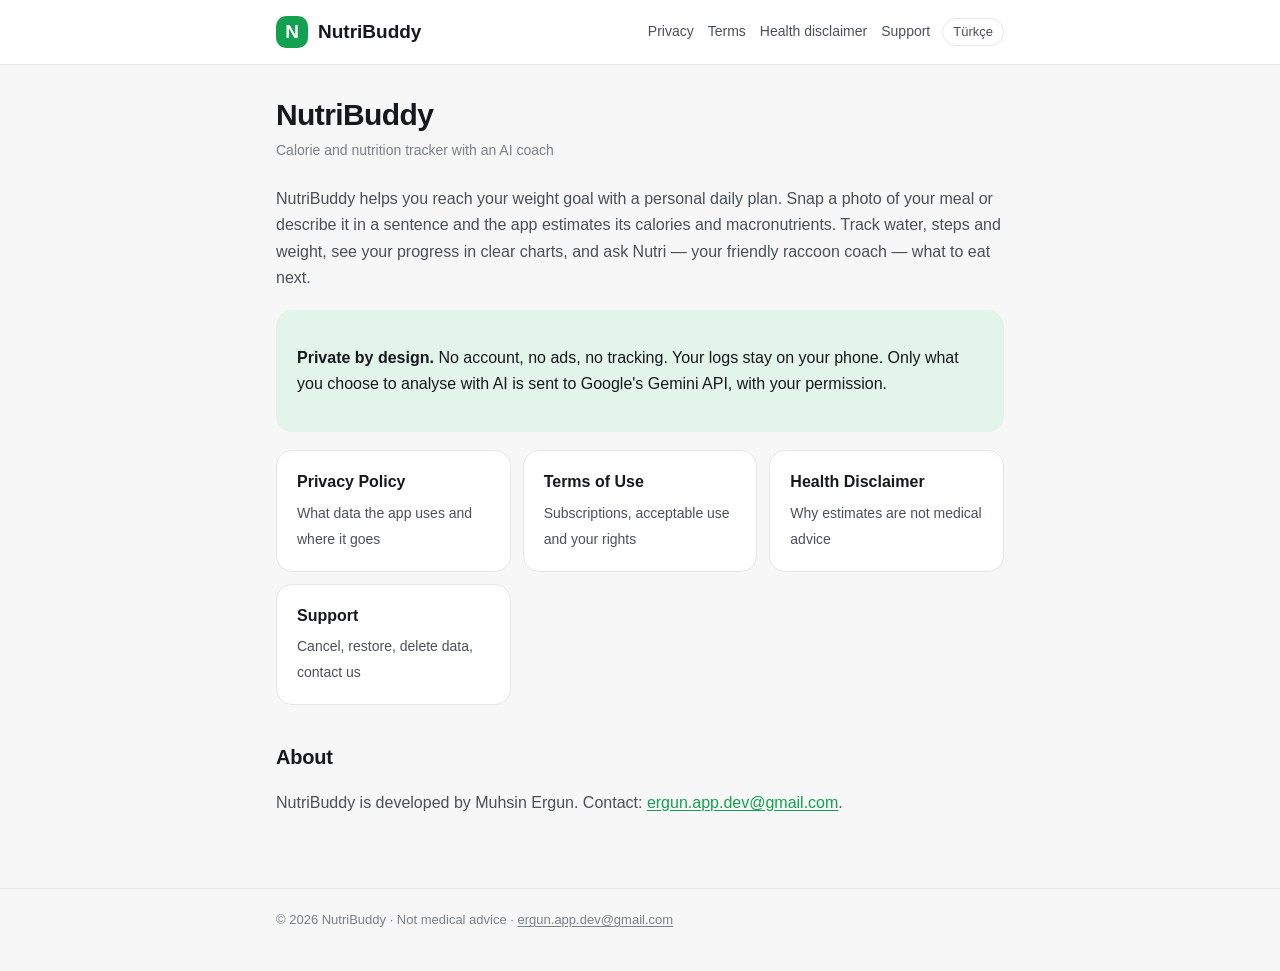
<file: index.html>
<!doctype html>
<html lang="en">
<head>
<meta charset="utf-8">
<meta name="viewport" content="width=device-width, initial-scale=1">
<title>NutriBuddy</title>
<meta name="description" content="NutriBuddy — NutriBuddy">
<link rel="stylesheet" href="style.css">
</head>
<body>
<header class="top"><div class="wrap">
  <a class="brand" href="index.html"><span class="badge">N</span>NutriBuddy</a>
  <nav class="links"><a href="privacy.html">Privacy</a><a href="terms.html">Terms</a><a href="disclaimer.html">Health disclaimer</a><a href="support.html">Support</a></nav>
  <a class="lang" href="tr/index.html" hreflang="tr">Türkçe</a>
</div></header>
<main><div class="wrap">
<h1>NutriBuddy</h1>
<p class="meta">Calorie and nutrition tracker with an AI coach</p>

<p>NutriBuddy helps you reach your weight goal with a personal daily plan. Snap a photo of your meal or describe it in a sentence and the app estimates its calories and macronutrients. Track water, steps and weight, see your progress in clear charts, and ask Nutri — your friendly raccoon coach — what to eat next.</p>

<div class="card summary">
  <p><strong>Private by design.</strong> No account, no ads, no tracking. Your logs stay on your phone. Only what you choose to analyse with AI is sent to Google's Gemini API, with your permission.</p>
</div>

<div class="grid">
  <a class="card" href="privacy.html"><strong>Privacy Policy</strong><span>What data the app uses and where it goes</span></a>
  <a class="card" href="terms.html"><strong>Terms of Use</strong><span>Subscriptions, acceptable use and your rights</span></a>
  <a class="card" href="disclaimer.html"><strong>Health Disclaimer</strong><span>Why estimates are not medical advice</span></a>
  <a class="card" href="support.html"><strong>Support</strong><span>Cancel, restore, delete data, contact us</span></a>
</div>

<h2>About</h2>
<p>NutriBuddy is developed by Muhsin Ergun. Contact: <a href="mailto:ergun.app.dev@gmail.com">ergun.app.dev@gmail.com</a>.</p>
</div></main>
<footer><div class="wrap">© 2026 NutriBuddy · Not medical advice · <a href="mailto:ergun.app.dev@gmail.com">ergun.app.dev@gmail.com</a></div></footer>
</body>
</html>
</file>
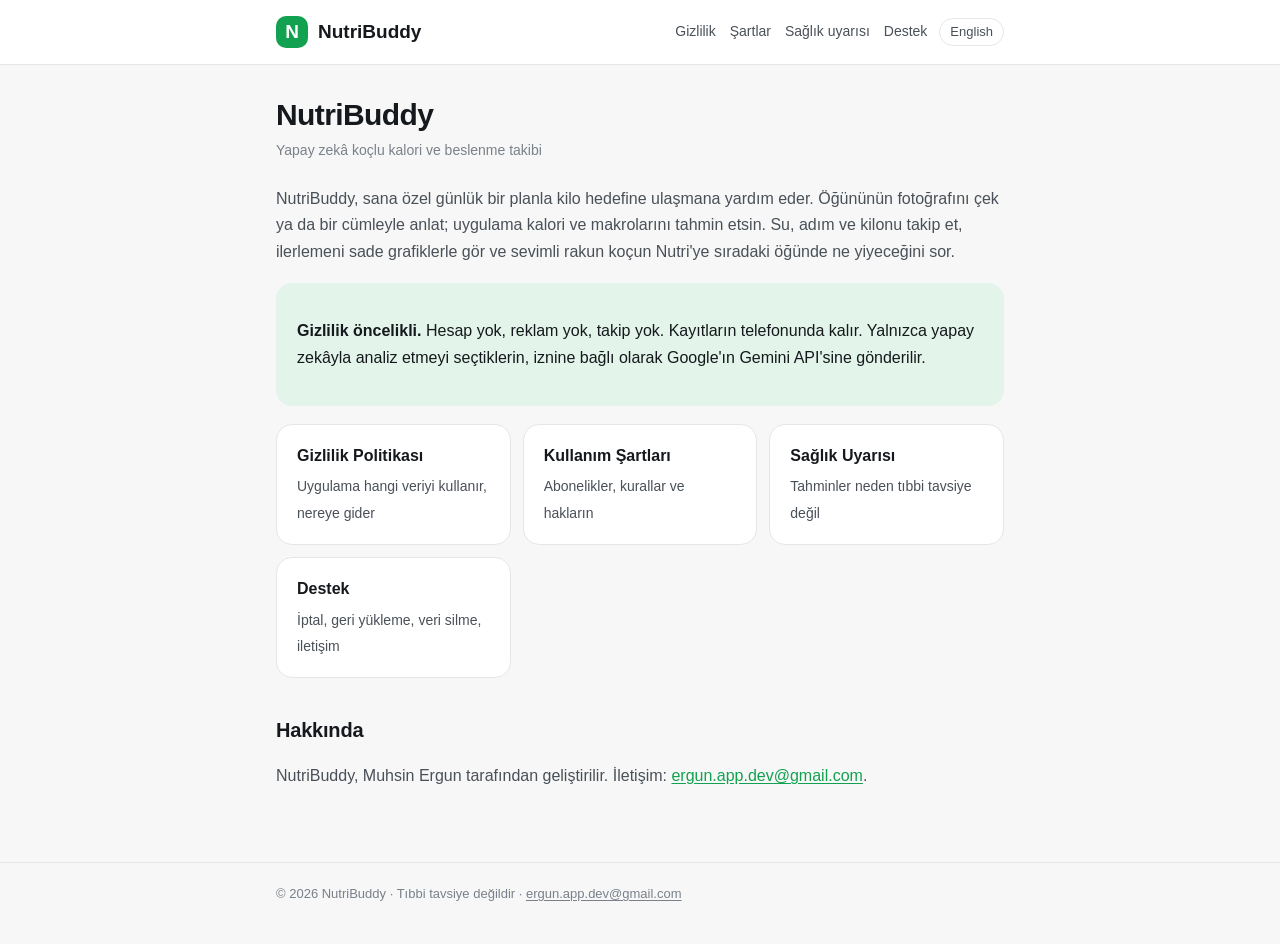
<file: tr/index.html>
<!doctype html>
<html lang="tr">
<head>
<meta charset="utf-8">
<meta name="viewport" content="width=device-width, initial-scale=1">
<title>NutriBuddy</title>
<meta name="description" content="NutriBuddy — NutriBuddy">
<link rel="stylesheet" href="../style.css">
</head>
<body>
<header class="top"><div class="wrap">
  <a class="brand" href="index.html"><span class="badge">N</span>NutriBuddy</a>
  <nav class="links"><a href="gizlilik.html">Gizlilik</a><a href="kullanim-sartlari.html">Şartlar</a><a href="saglik-uyarisi.html">Sağlık uyarısı</a><a href="destek.html">Destek</a></nav>
  <a class="lang" href="../index.html" hreflang="en">English</a>
</div></header>
<main><div class="wrap">
<h1>NutriBuddy</h1>
<p class="meta">Yapay zekâ koçlu kalori ve beslenme takibi</p>

<p>NutriBuddy, sana özel günlük bir planla kilo hedefine ulaşmana yardım eder. Öğününün fotoğrafını çek ya da bir cümleyle anlat; uygulama kalori ve makrolarını tahmin etsin. Su, adım ve kilonu takip et, ilerlemeni sade grafiklerle gör ve sevimli rakun koçun Nutri'ye sıradaki öğünde ne yiyeceğini sor.</p>

<div class="card summary">
  <p><strong>Gizlilik öncelikli.</strong> Hesap yok, reklam yok, takip yok. Kayıtların telefonunda kalır. Yalnızca yapay zekâyla analiz etmeyi seçtiklerin, iznine bağlı olarak Google'ın Gemini API'sine gönderilir.</p>
</div>

<div class="grid">
  <a class="card" href="gizlilik.html"><strong>Gizlilik Politikası</strong><span>Uygulama hangi veriyi kullanır, nereye gider</span></a>
  <a class="card" href="kullanim-sartlari.html"><strong>Kullanım Şartları</strong><span>Abonelikler, kurallar ve hakların</span></a>
  <a class="card" href="saglik-uyarisi.html"><strong>Sağlık Uyarısı</strong><span>Tahminler neden tıbbi tavsiye değil</span></a>
  <a class="card" href="destek.html"><strong>Destek</strong><span>İptal, geri yükleme, veri silme, iletişim</span></a>
</div>

<h2>Hakkında</h2>
<p>NutriBuddy, Muhsin Ergun tarafından geliştirilir. İletişim: <a href="mailto:ergun.app.dev@gmail.com">ergun.app.dev@gmail.com</a>.</p>
</div></main>
<footer><div class="wrap">© 2026 NutriBuddy · Tıbbi tavsiye değildir · <a href="mailto:ergun.app.dev@gmail.com">ergun.app.dev@gmail.com</a></div></footer>
</body>
</html>
</file>
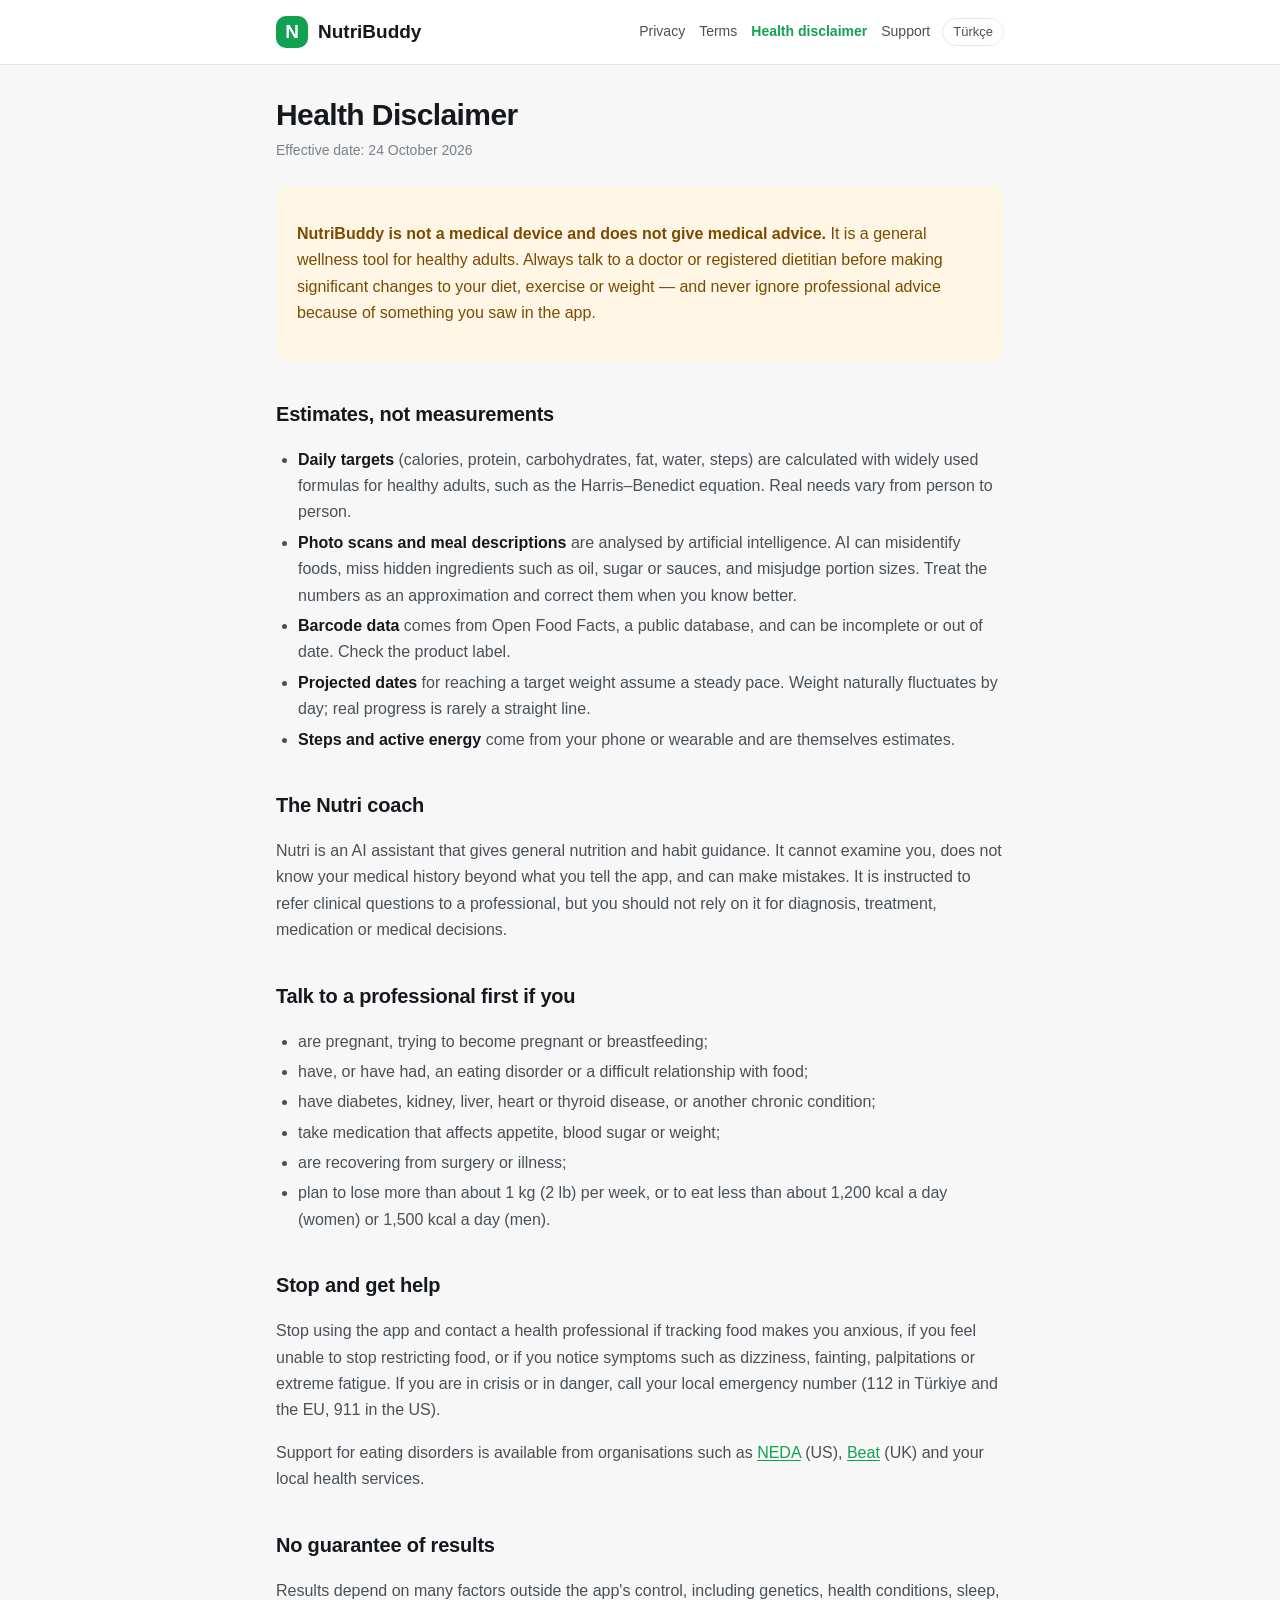
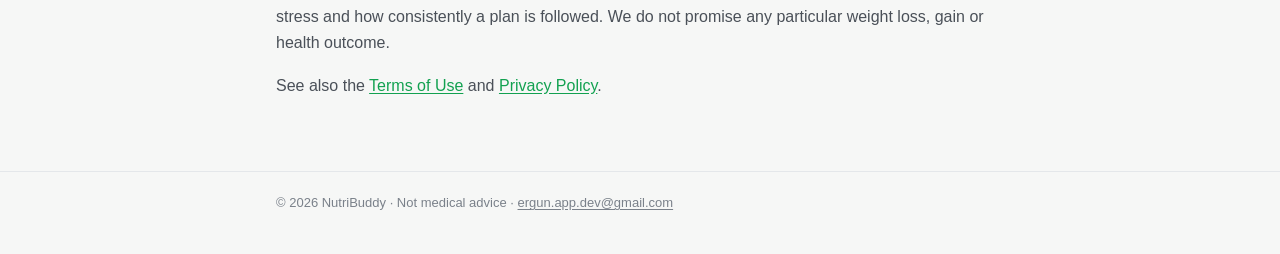
<file: disclaimer.html>
<!doctype html>
<html lang="en">
<head>
<meta charset="utf-8">
<meta name="viewport" content="width=device-width, initial-scale=1">
<title>Health Disclaimer · NutriBuddy</title>
<meta name="description" content="NutriBuddy — Health Disclaimer">
<link rel="stylesheet" href="style.css">
</head>
<body>
<header class="top"><div class="wrap">
  <a class="brand" href="index.html"><span class="badge">N</span>NutriBuddy</a>
  <nav class="links"><a href="privacy.html">Privacy</a><a href="terms.html">Terms</a><a href="disclaimer.html" aria-current="page">Health disclaimer</a><a href="support.html">Support</a></nav>
  <a class="lang" href="tr/saglik-uyarisi.html" hreflang="tr">Türkçe</a>
</div></header>
<main><div class="wrap">
<h1>Health Disclaimer</h1>
<p class="meta">Effective date: 24 October 2026</p>

<div class="card warn">
  <p><strong>NutriBuddy is not a medical device and does not give medical advice.</strong> It is a general wellness tool for healthy adults. Always talk to a doctor or registered dietitian before making significant changes to your diet, exercise or weight — and never ignore professional advice because of something you saw in the app.</p>
</div>

<h2>Estimates, not measurements</h2>
<ul>
  <li><strong>Daily targets</strong> (calories, protein, carbohydrates, fat, water, steps) are calculated with widely used formulas for healthy adults, such as the Harris–Benedict equation. Real needs vary from person to person.</li>
  <li><strong>Photo scans and meal descriptions</strong> are analysed by artificial intelligence. AI can misidentify foods, miss hidden ingredients such as oil, sugar or sauces, and misjudge portion sizes. Treat the numbers as an approximation and correct them when you know better.</li>
  <li><strong>Barcode data</strong> comes from Open Food Facts, a public database, and can be incomplete or out of date. Check the product label.</li>
  <li><strong>Projected dates</strong> for reaching a target weight assume a steady pace. Weight naturally fluctuates by day; real progress is rarely a straight line.</li>
  <li><strong>Steps and active energy</strong> come from your phone or wearable and are themselves estimates.</li>
</ul>

<h2>The Nutri coach</h2>
<p>Nutri is an AI assistant that gives general nutrition and habit guidance. It cannot examine you, does not know your medical history beyond what you tell the app, and can make mistakes. It is instructed to refer clinical questions to a professional, but you should not rely on it for diagnosis, treatment, medication or medical decisions.</p>

<h2>Talk to a professional first if you</h2>
<ul>
  <li>are pregnant, trying to become pregnant or breastfeeding;</li>
  <li>have, or have had, an eating disorder or a difficult relationship with food;</li>
  <li>have diabetes, kidney, liver, heart or thyroid disease, or another chronic condition;</li>
  <li>take medication that affects appetite, blood sugar or weight;</li>
  <li>are recovering from surgery or illness;</li>
  <li>plan to lose more than about 1 kg (2 lb) per week, or to eat less than about 1,200 kcal a day (women) or 1,500 kcal a day (men).</li>
</ul>

<h2>Stop and get help</h2>
<p>Stop using the app and contact a health professional if tracking food makes you anxious, if you feel unable to stop restricting food, or if you notice symptoms such as dizziness, fainting, palpitations or extreme fatigue. If you are in crisis or in danger, call your local emergency number (112 in Türkiye and the EU, 911 in the US).</p>
<p>Support for eating disorders is available from organisations such as <a href="https://www.nationaleatingdisorders.org" rel="noopener">NEDA</a> (US), <a href="https://www.beateatingdisorders.org.uk" rel="noopener">Beat</a> (UK) and your local health services.</p>

<h2>No guarantee of results</h2>
<p>Results depend on many factors outside the app's control, including genetics, health conditions, sleep, stress and how consistently a plan is followed. We do not promise any particular weight loss, gain or health outcome.</p>

<p>See also the <a href="terms.html">Terms of Use</a> and <a href="privacy.html">Privacy Policy</a>.</p>
</div></main>
<footer><div class="wrap">© 2026 NutriBuddy · Not medical advice · <a href="mailto:ergun.app.dev@gmail.com">ergun.app.dev@gmail.com</a></div></footer>
</body>
</html>
</file>
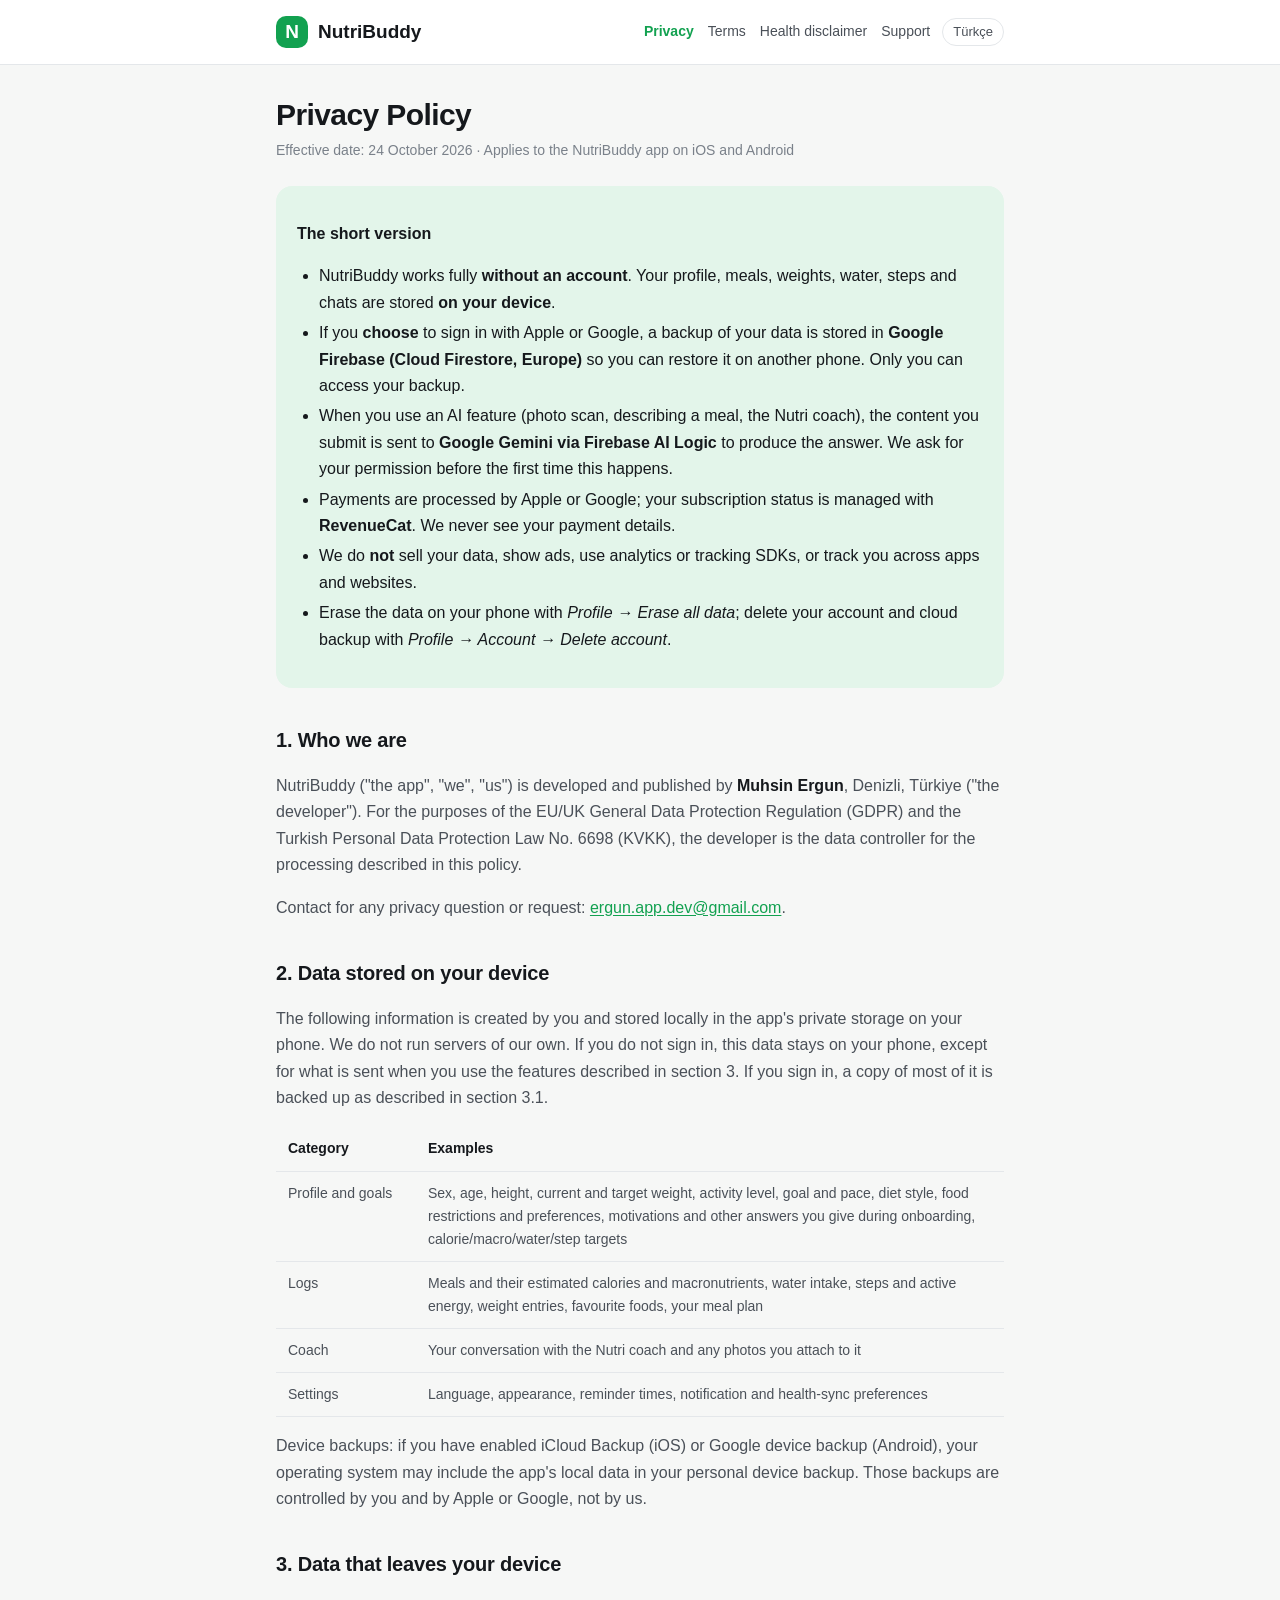
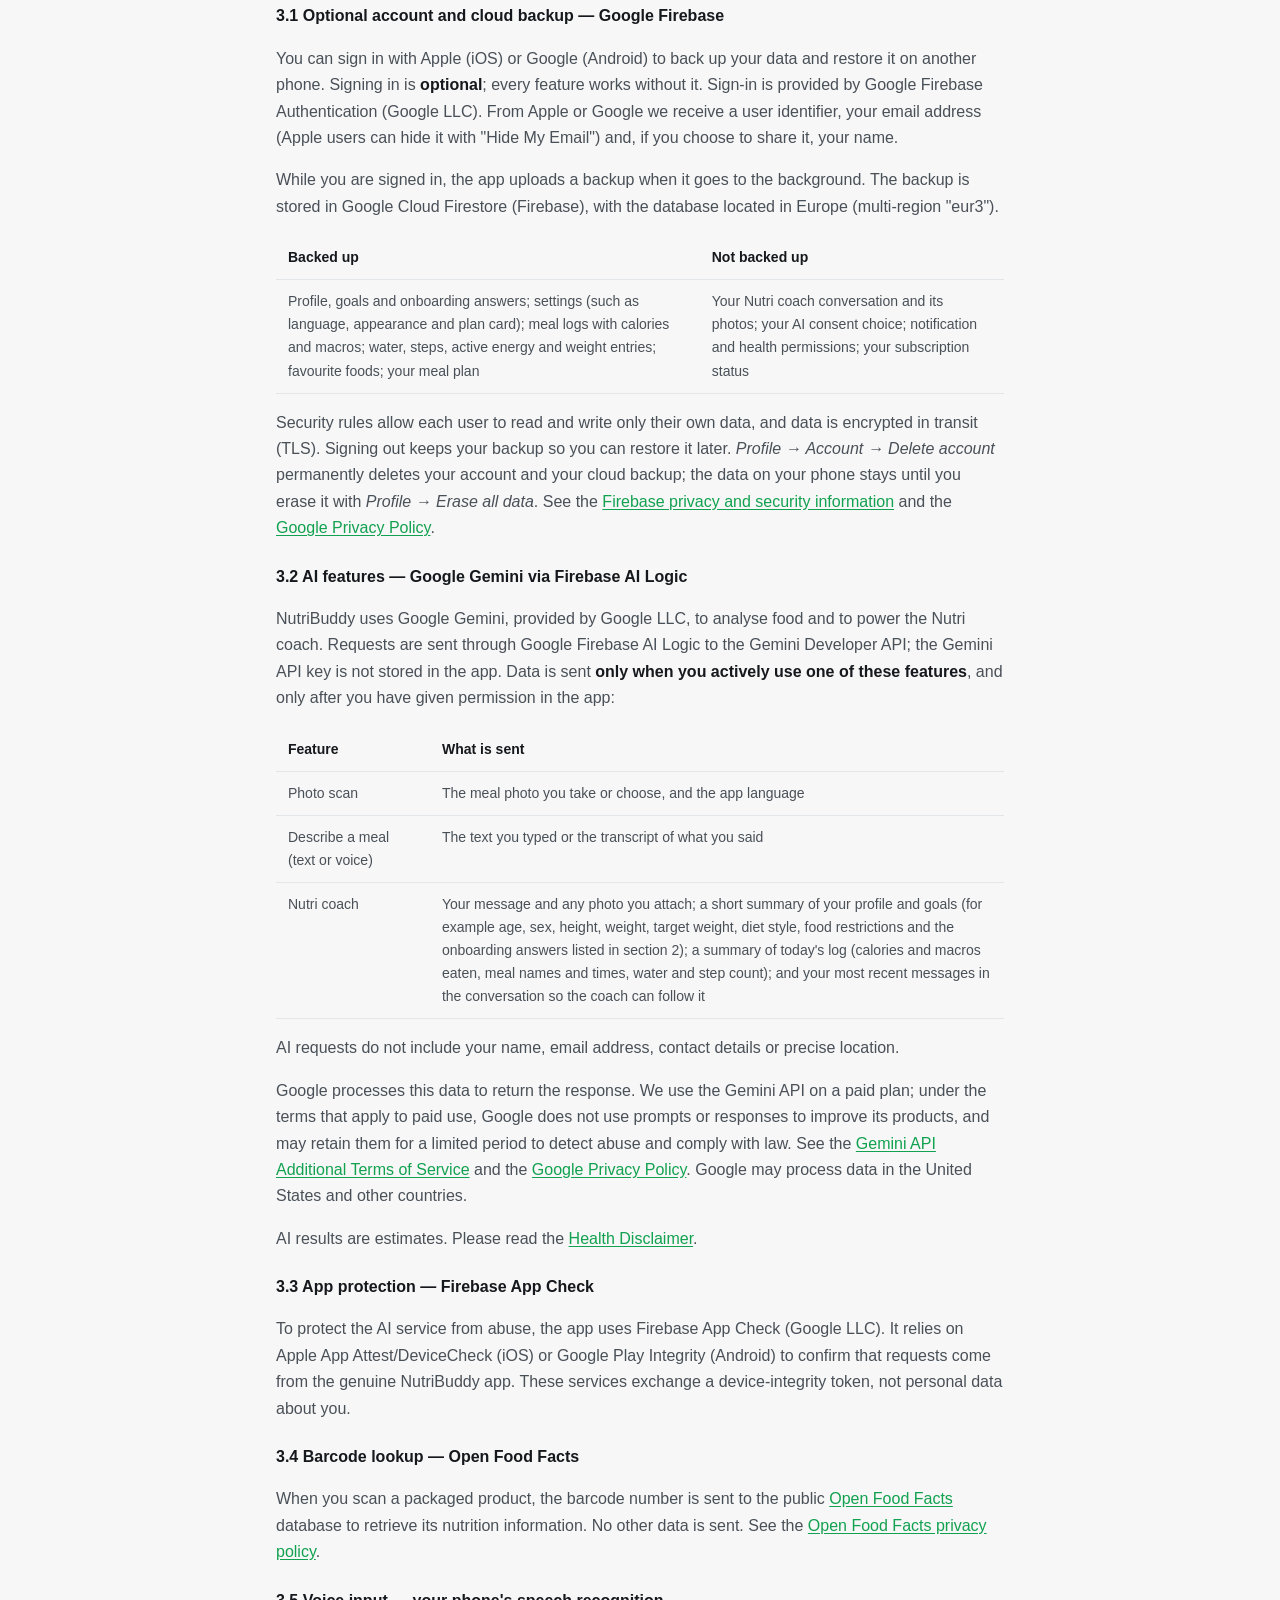
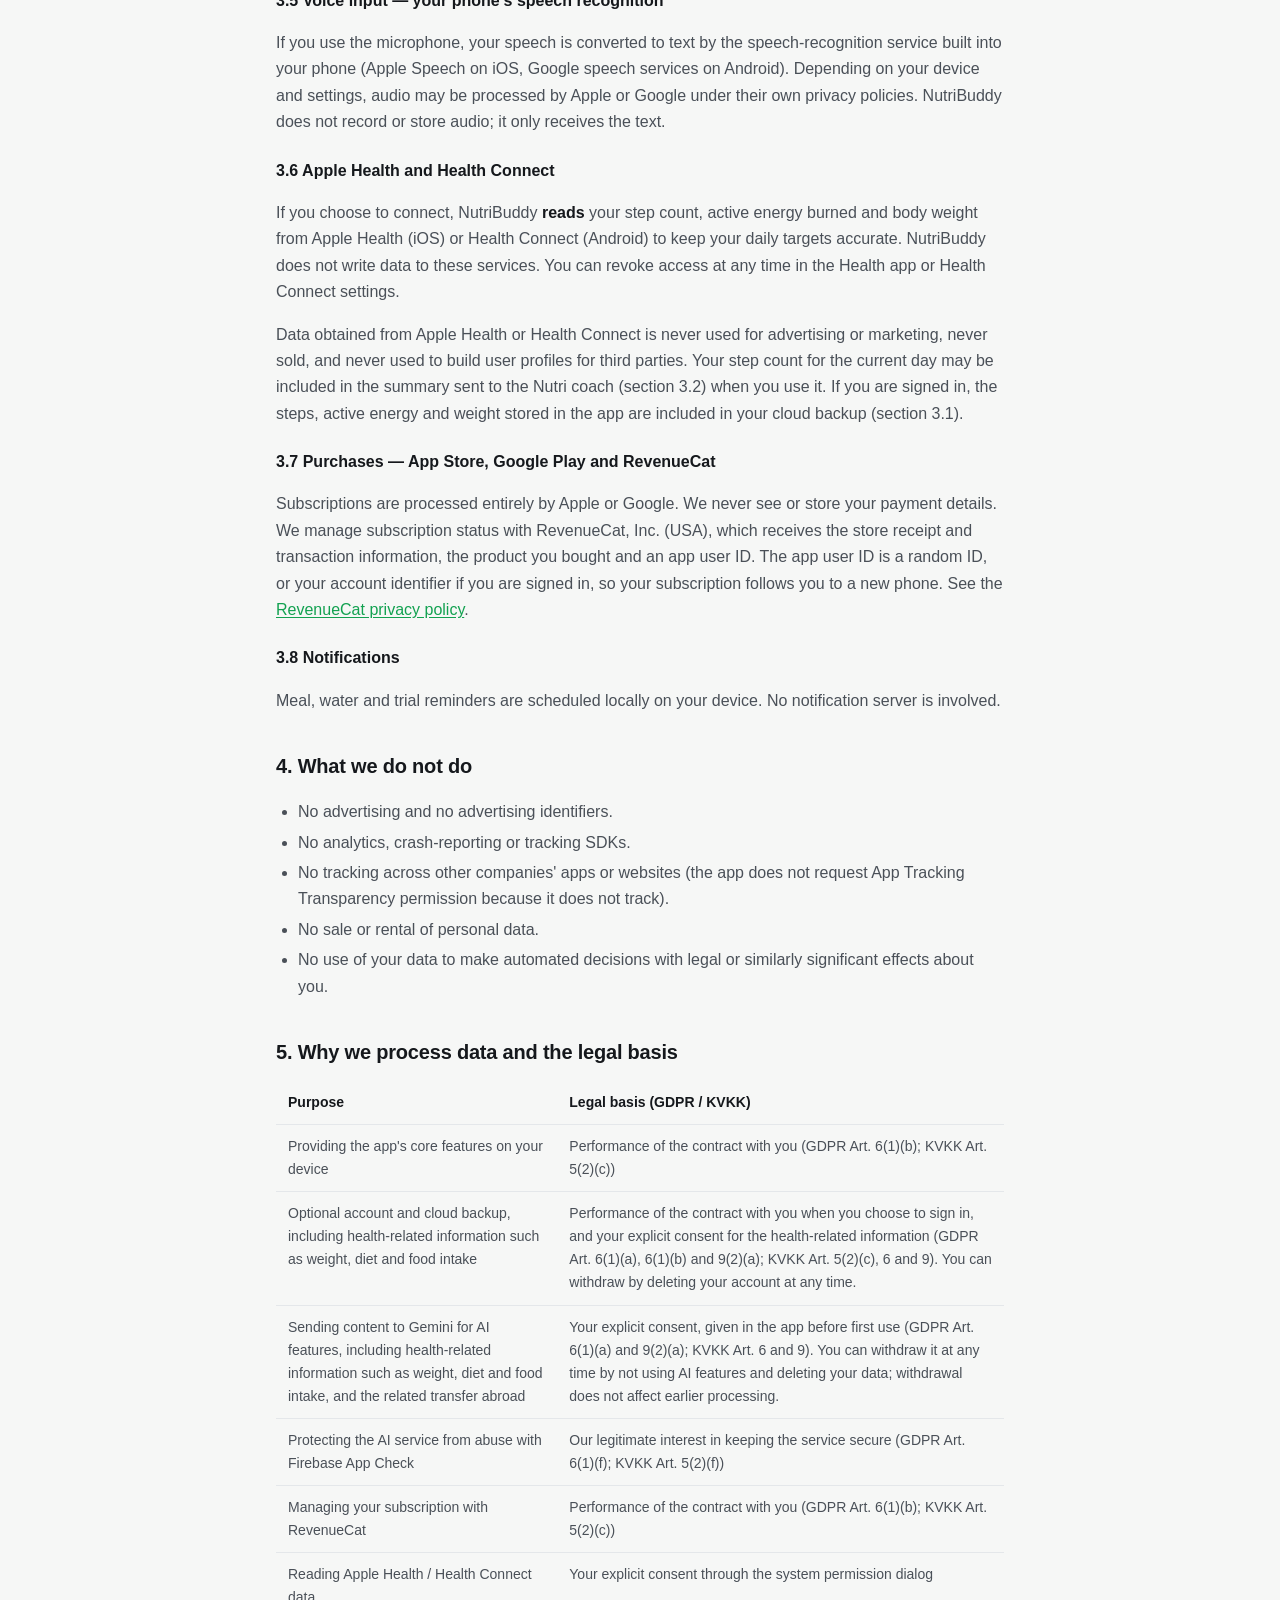
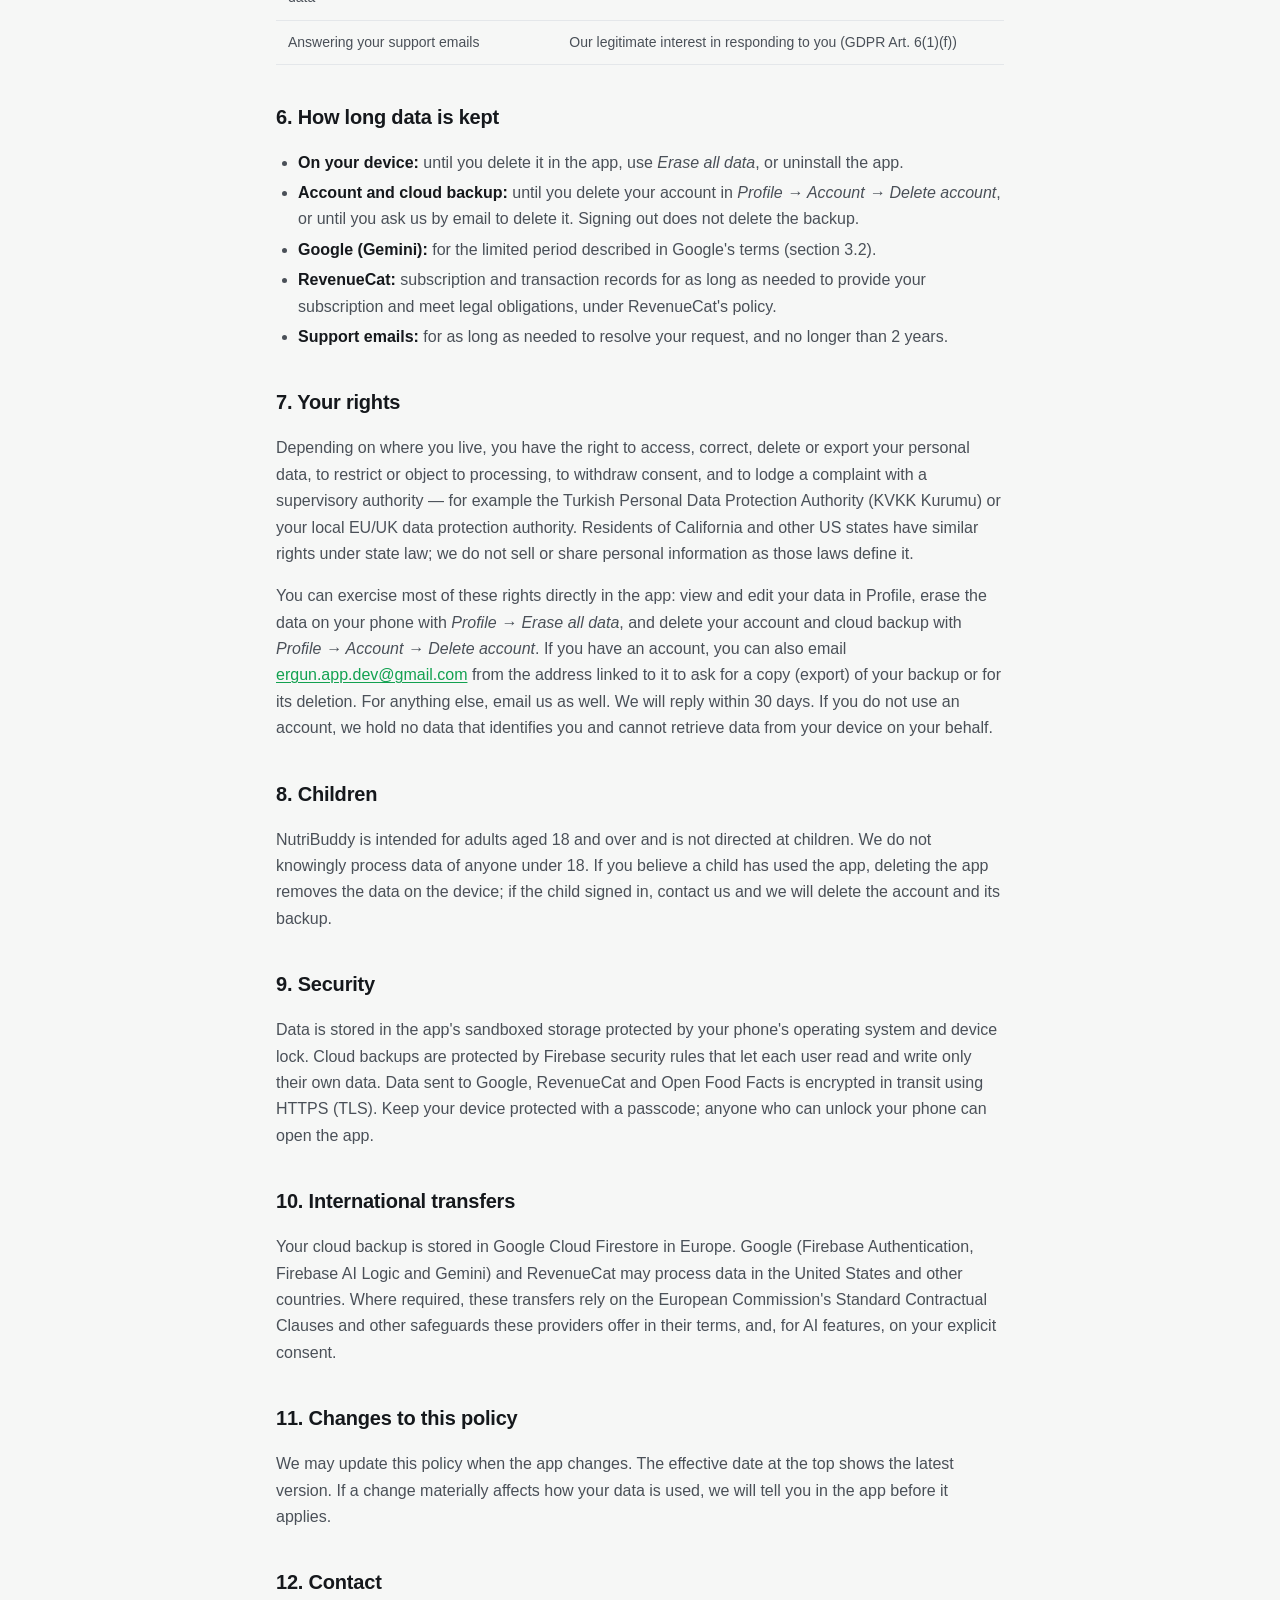
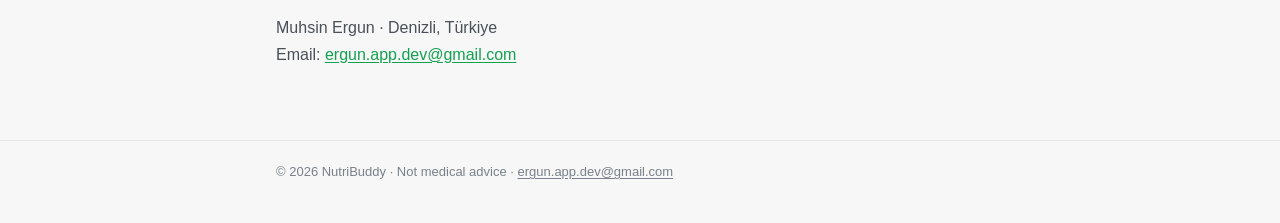
<file: privacy.html>
<!doctype html>
<html lang="en">
<head>
<meta charset="utf-8">
<meta name="viewport" content="width=device-width, initial-scale=1">
<title>Privacy Policy · NutriBuddy</title>
<meta name="description" content="NutriBuddy — Privacy Policy">
<link rel="stylesheet" href="style.css">
</head>
<body>
<header class="top"><div class="wrap">
  <a class="brand" href="index.html"><span class="badge">N</span>NutriBuddy</a>
  <nav class="links"><a href="privacy.html" aria-current="page">Privacy</a><a href="terms.html">Terms</a><a href="disclaimer.html">Health disclaimer</a><a href="support.html">Support</a></nav>
  <a class="lang" href="tr/gizlilik.html" hreflang="tr">Türkçe</a>
</div></header>
<main><div class="wrap">
<h1>Privacy Policy</h1>
<p class="meta">Effective date: 24 October 2026 · Applies to the NutriBuddy app on iOS and Android</p>

<div class="card summary">
  <p><strong>The short version</strong></p>
  <ul>
    <li>NutriBuddy works fully <strong>without an account</strong>. Your profile, meals, weights, water, steps and chats are stored <strong>on your device</strong>.</li>
    <li>If you <strong>choose</strong> to sign in with Apple or Google, a backup of your data is stored in <strong>Google Firebase (Cloud Firestore, Europe)</strong> so you can restore it on another phone. Only you can access your backup.</li>
    <li>When you use an AI feature (photo scan, describing a meal, the Nutri coach), the content you submit is sent to <strong>Google Gemini via Firebase AI Logic</strong> to produce the answer. We ask for your permission before the first time this happens.</li>
    <li>Payments are processed by Apple or Google; your subscription status is managed with <strong>RevenueCat</strong>. We never see your payment details.</li>
    <li>We do <strong>not</strong> sell your data, show ads, use analytics or tracking SDKs, or track you across apps and websites.</li>
    <li>Erase the data on your phone with <em>Profile → Erase all data</em>; delete your account and cloud backup with <em>Profile → Account → Delete account</em>.</li>
  </ul>
</div>

<h2>1. Who we are</h2>
<p>NutriBuddy ("the app", "we", "us") is developed and published by <strong>Muhsin Ergun</strong>, Denizli, Türkiye ("the developer"). For the purposes of the EU/UK General Data Protection Regulation (GDPR) and the Turkish Personal Data Protection Law No. 6698 (KVKK), the developer is the data controller for the processing described in this policy.</p>
<p>Contact for any privacy question or request: <a href="mailto:ergun.app.dev@gmail.com">ergun.app.dev@gmail.com</a>.</p>

<h2>2. Data stored on your device</h2>
<p>The following information is created by you and stored locally in the app's private storage on your phone. We do not run servers of our own. If you do not sign in, this data stays on your phone, except for what is sent when you use the features described in section 3. If you sign in, a copy of most of it is backed up as described in section 3.1.</p>
<table class="table">
  <tr><th>Category</th><th>Examples</th></tr>
  <tr><td>Profile and goals</td><td>Sex, age, height, current and target weight, activity level, goal and pace, diet style, food restrictions and preferences, motivations and other answers you give during onboarding, calorie/macro/water/step targets</td></tr>
  <tr><td>Logs</td><td>Meals and their estimated calories and macronutrients, water intake, steps and active energy, weight entries, favourite foods, your meal plan</td></tr>
  <tr><td>Coach</td><td>Your conversation with the Nutri coach and any photos you attach to it</td></tr>
  <tr><td>Settings</td><td>Language, appearance, reminder times, notification and health-sync preferences</td></tr>
</table>
<p>Device backups: if you have enabled iCloud Backup (iOS) or Google device backup (Android), your operating system may include the app's local data in your personal device backup. Those backups are controlled by you and by Apple or Google, not by us.</p>

<h2>3. Data that leaves your device</h2>
<h3>3.1 Optional account and cloud backup — Google Firebase</h3>
<p>You can sign in with Apple (iOS) or Google (Android) to back up your data and restore it on another phone. Signing in is <strong>optional</strong>; every feature works without it. Sign-in is provided by Google Firebase Authentication (Google LLC). From Apple or Google we receive a user identifier, your email address (Apple users can hide it with "Hide My Email") and, if you choose to share it, your name.</p>
<p>While you are signed in, the app uploads a backup when it goes to the background. The backup is stored in Google Cloud Firestore (Firebase), with the database located in Europe (multi-region "eur3").</p>
<table class="table">
  <tr><th>Backed up</th><th>Not backed up</th></tr>
  <tr><td>Profile, goals and onboarding answers; settings (such as language, appearance and plan card); meal logs with calories and macros; water, steps, active energy and weight entries; favourite foods; your meal plan</td><td>Your Nutri coach conversation and its photos; your AI consent choice; notification and health permissions; your subscription status</td></tr>
</table>
<p>Security rules allow each user to read and write only their own data, and data is encrypted in transit (TLS). Signing out keeps your backup so you can restore it later. <em>Profile → Account → Delete account</em> permanently deletes your account and your cloud backup; the data on your phone stays until you erase it with <em>Profile → Erase all data</em>. See the <a href="https://firebase.google.com/support/privacy" rel="noopener">Firebase privacy and security information</a> and the <a href="https://policies.google.com/privacy" rel="noopener">Google Privacy Policy</a>.</p>

<h3>3.2 AI features — Google Gemini via Firebase AI Logic</h3>
<p>NutriBuddy uses Google Gemini, provided by Google LLC, to analyse food and to power the Nutri coach. Requests are sent through Google Firebase AI Logic to the Gemini Developer API; the Gemini API key is not stored in the app. Data is sent <strong>only when you actively use one of these features</strong>, and only after you have given permission in the app:</p>
<table class="table">
  <tr><th>Feature</th><th>What is sent</th></tr>
  <tr><td>Photo scan</td><td>The meal photo you take or choose, and the app language</td></tr>
  <tr><td>Describe a meal (text or voice)</td><td>The text you typed or the transcript of what you said</td></tr>
  <tr><td>Nutri coach</td><td>Your message and any photo you attach; a short summary of your profile and goals (for example age, sex, height, weight, target weight, diet style, food restrictions and the onboarding answers listed in section 2); a summary of today's log (calories and macros eaten, meal names and times, water and step count); and your most recent messages in the conversation so the coach can follow it</td></tr>
</table>
<p>AI requests do not include your name, email address, contact details or precise location.</p>
<p>Google processes this data to return the response. We use the Gemini API on a paid plan; under the terms that apply to paid use, Google does not use prompts or responses to improve its products, and may retain them for a limited period to detect abuse and comply with law. See the <a href="https://ai.google.dev/gemini-api/terms" rel="noopener">Gemini API Additional Terms of Service</a> and the <a href="https://policies.google.com/privacy" rel="noopener">Google Privacy Policy</a>. Google may process data in the United States and other countries.</p>
<p>AI results are estimates. Please read the <a href="disclaimer.html">Health Disclaimer</a>.</p>

<h3>3.3 App protection — Firebase App Check</h3>
<p>To protect the AI service from abuse, the app uses Firebase App Check (Google LLC). It relies on Apple App Attest/DeviceCheck (iOS) or Google Play Integrity (Android) to confirm that requests come from the genuine NutriBuddy app. These services exchange a device-integrity token, not personal data about you.</p>

<h3>3.4 Barcode lookup — Open Food Facts</h3>
<p>When you scan a packaged product, the barcode number is sent to the public <a href="https://world.openfoodfacts.org" rel="noopener">Open Food Facts</a> database to retrieve its nutrition information. No other data is sent. See the <a href="https://world.openfoodfacts.org/privacy" rel="noopener">Open Food Facts privacy policy</a>.</p>

<h3>3.5 Voice input — your phone's speech recognition</h3>
<p>If you use the microphone, your speech is converted to text by the speech-recognition service built into your phone (Apple Speech on iOS, Google speech services on Android). Depending on your device and settings, audio may be processed by Apple or Google under their own privacy policies. NutriBuddy does not record or store audio; it only receives the text.</p>

<h3>3.6 Apple Health and Health Connect</h3>
<p>If you choose to connect, NutriBuddy <strong>reads</strong> your step count, active energy burned and body weight from Apple Health (iOS) or Health Connect (Android) to keep your daily targets accurate. NutriBuddy does not write data to these services. You can revoke access at any time in the Health app or Health Connect settings.</p>
<p>Data obtained from Apple Health or Health Connect is never used for advertising or marketing, never sold, and never used to build user profiles for third parties. Your step count for the current day may be included in the summary sent to the Nutri coach (section 3.2) when you use it. If you are signed in, the steps, active energy and weight stored in the app are included in your cloud backup (section 3.1).</p>

<h3>3.7 Purchases — App Store, Google Play and RevenueCat</h3>
<p>Subscriptions are processed entirely by Apple or Google. We never see or store your payment details. We manage subscription status with RevenueCat, Inc. (USA), which receives the store receipt and transaction information, the product you bought and an app user ID. The app user ID is a random ID, or your account identifier if you are signed in, so your subscription follows you to a new phone. See the <a href="https://www.revenuecat.com/privacy" rel="noopener">RevenueCat privacy policy</a>.</p>

<h3>3.8 Notifications</h3>
<p>Meal, water and trial reminders are scheduled locally on your device. No notification server is involved.</p>

<h2>4. What we do not do</h2>
<ul>
  <li>No advertising and no advertising identifiers.</li>
  <li>No analytics, crash-reporting or tracking SDKs.</li>
  <li>No tracking across other companies' apps or websites (the app does not request App Tracking Transparency permission because it does not track).</li>
  <li>No sale or rental of personal data.</li>
  <li>No use of your data to make automated decisions with legal or similarly significant effects about you.</li>
</ul>

<h2>5. Why we process data and the legal basis</h2>
<table class="table">
  <tr><th>Purpose</th><th>Legal basis (GDPR / KVKK)</th></tr>
  <tr><td>Providing the app's core features on your device</td><td>Performance of the contract with you (GDPR Art. 6(1)(b); KVKK Art. 5(2)(c))</td></tr>
  <tr><td>Optional account and cloud backup, including health-related information such as weight, diet and food intake</td><td>Performance of the contract with you when you choose to sign in, and your explicit consent for the health-related information (GDPR Art. 6(1)(a), 6(1)(b) and 9(2)(a); KVKK Art. 5(2)(c), 6 and 9). You can withdraw by deleting your account at any time.</td></tr>
  <tr><td>Sending content to Gemini for AI features, including health-related information such as weight, diet and food intake, and the related transfer abroad</td><td>Your explicit consent, given in the app before first use (GDPR Art. 6(1)(a) and 9(2)(a); KVKK Art. 6 and 9). You can withdraw it at any time by not using AI features and deleting your data; withdrawal does not affect earlier processing.</td></tr>
  <tr><td>Protecting the AI service from abuse with Firebase App Check</td><td>Our legitimate interest in keeping the service secure (GDPR Art. 6(1)(f); KVKK Art. 5(2)(f))</td></tr>
  <tr><td>Managing your subscription with RevenueCat</td><td>Performance of the contract with you (GDPR Art. 6(1)(b); KVKK Art. 5(2)(c))</td></tr>
  <tr><td>Reading Apple Health / Health Connect data</td><td>Your explicit consent through the system permission dialog</td></tr>
  <tr><td>Answering your support emails</td><td>Our legitimate interest in responding to you (GDPR Art. 6(1)(f))</td></tr>
</table>

<h2>6. How long data is kept</h2>
<ul>
  <li><strong>On your device:</strong> until you delete it in the app, use <em>Erase all data</em>, or uninstall the app.</li>
  <li><strong>Account and cloud backup:</strong> until you delete your account in <em>Profile → Account → Delete account</em>, or until you ask us by email to delete it. Signing out does not delete the backup.</li>
  <li><strong>Google (Gemini):</strong> for the limited period described in Google's terms (section 3.2).</li>
  <li><strong>RevenueCat:</strong> subscription and transaction records for as long as needed to provide your subscription and meet legal obligations, under RevenueCat's policy.</li>
  <li><strong>Support emails:</strong> for as long as needed to resolve your request, and no longer than 2 years.</li>
</ul>

<h2>7. Your rights</h2>
<p>Depending on where you live, you have the right to access, correct, delete or export your personal data, to restrict or object to processing, to withdraw consent, and to lodge a complaint with a supervisory authority — for example the Turkish Personal Data Protection Authority (KVKK Kurumu) or your local EU/UK data protection authority. Residents of California and other US states have similar rights under state law; we do not sell or share personal information as those laws define it.</p>
<p>You can exercise most of these rights directly in the app: view and edit your data in Profile, erase the data on your phone with <em>Profile → Erase all data</em>, and delete your account and cloud backup with <em>Profile → Account → Delete account</em>. If you have an account, you can also email <a href="mailto:ergun.app.dev@gmail.com">ergun.app.dev@gmail.com</a> from the address linked to it to ask for a copy (export) of your backup or for its deletion. For anything else, email us as well. We will reply within 30 days. If you do not use an account, we hold no data that identifies you and cannot retrieve data from your device on your behalf.</p>

<h2>8. Children</h2>
<p>NutriBuddy is intended for adults aged 18 and over and is not directed at children. We do not knowingly process data of anyone under 18. If you believe a child has used the app, deleting the app removes the data on the device; if the child signed in, contact us and we will delete the account and its backup.</p>

<h2>9. Security</h2>
<p>Data is stored in the app's sandboxed storage protected by your phone's operating system and device lock. Cloud backups are protected by Firebase security rules that let each user read and write only their own data. Data sent to Google, RevenueCat and Open Food Facts is encrypted in transit using HTTPS (TLS). Keep your device protected with a passcode; anyone who can unlock your phone can open the app.</p>

<h2>10. International transfers</h2>
<p>Your cloud backup is stored in Google Cloud Firestore in Europe. Google (Firebase Authentication, Firebase AI Logic and Gemini) and RevenueCat may process data in the United States and other countries. Where required, these transfers rely on the European Commission's Standard Contractual Clauses and other safeguards these providers offer in their terms, and, for AI features, on your explicit consent.</p>

<h2>11. Changes to this policy</h2>
<p>We may update this policy when the app changes. The effective date at the top shows the latest version. If a change materially affects how your data is used, we will tell you in the app before it applies.</p>

<h2>12. Contact</h2>
<p>Muhsin Ergun · Denizli, Türkiye<br>Email: <a href="mailto:ergun.app.dev@gmail.com">ergun.app.dev@gmail.com</a></p>
</div></main>
<footer><div class="wrap">© 2026 NutriBuddy · Not medical advice · <a href="mailto:ergun.app.dev@gmail.com">ergun.app.dev@gmail.com</a></div></footer>
</body>
</html>
</file>
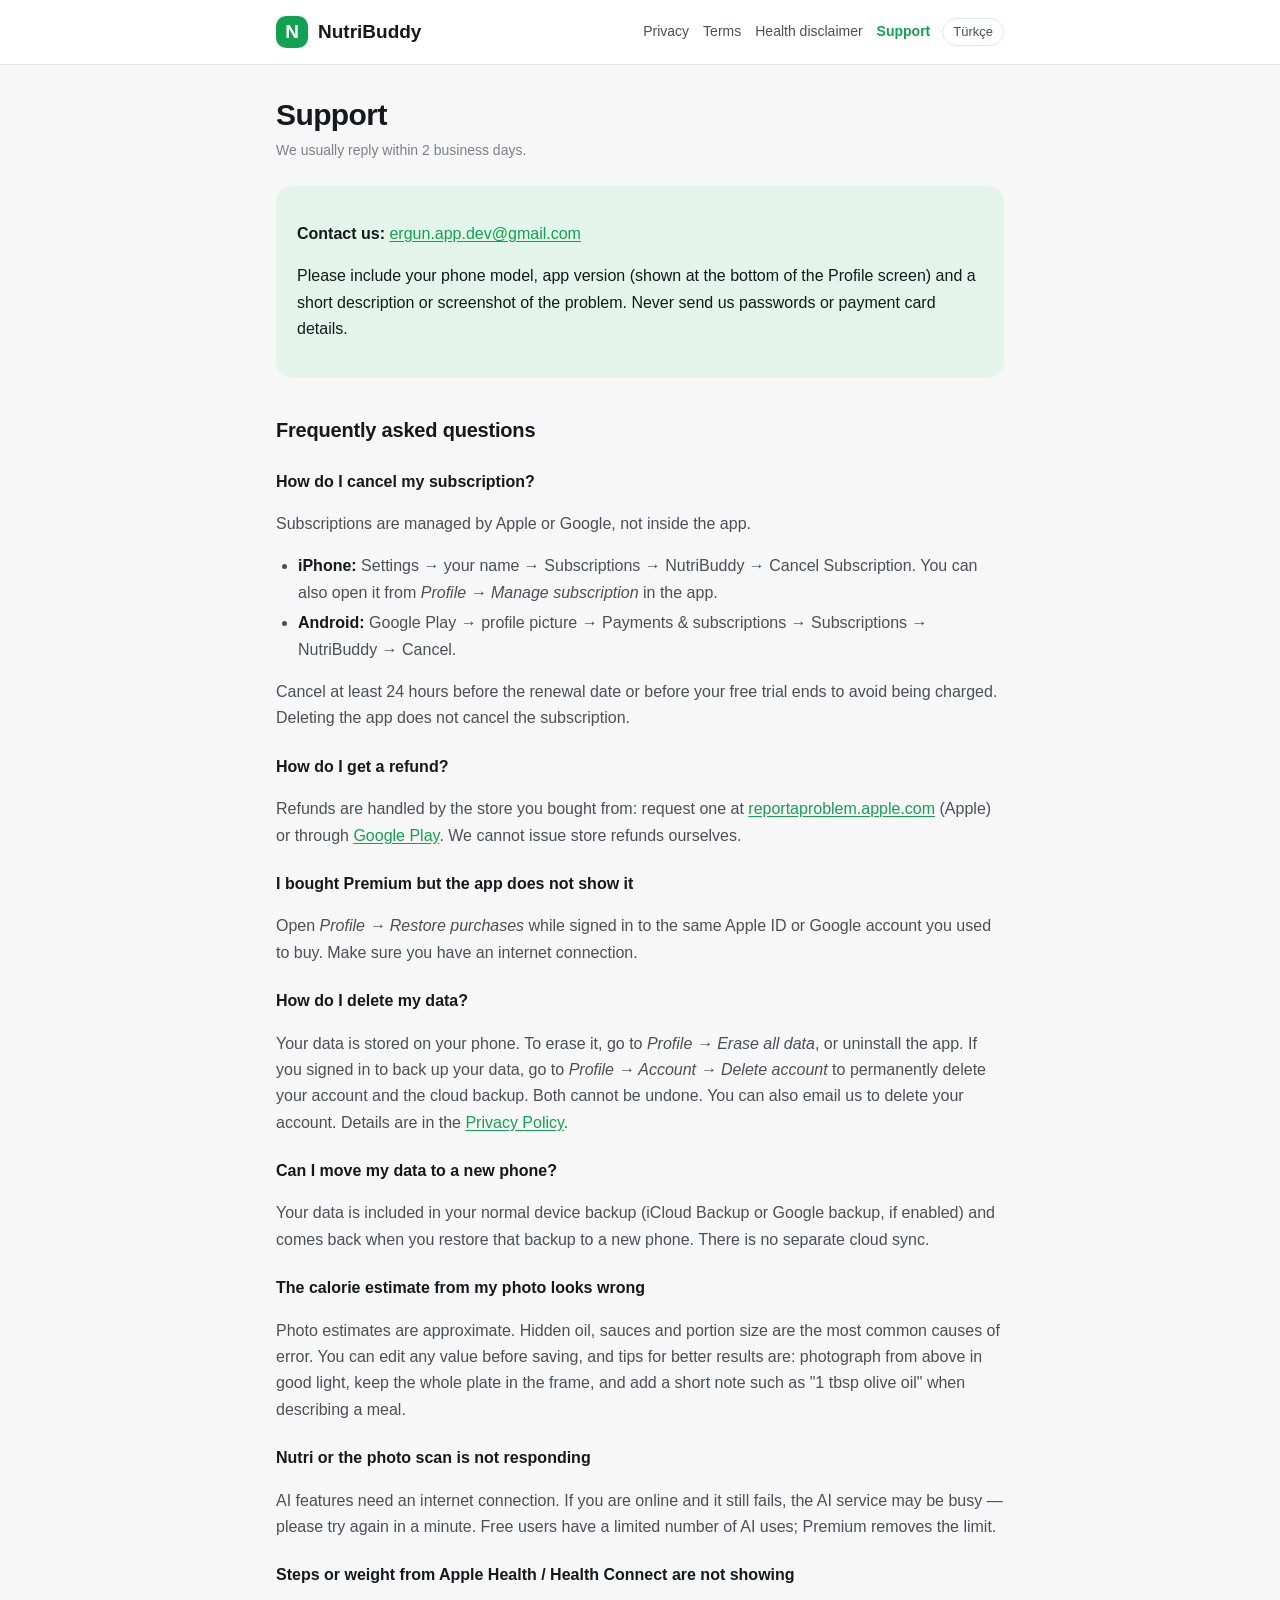
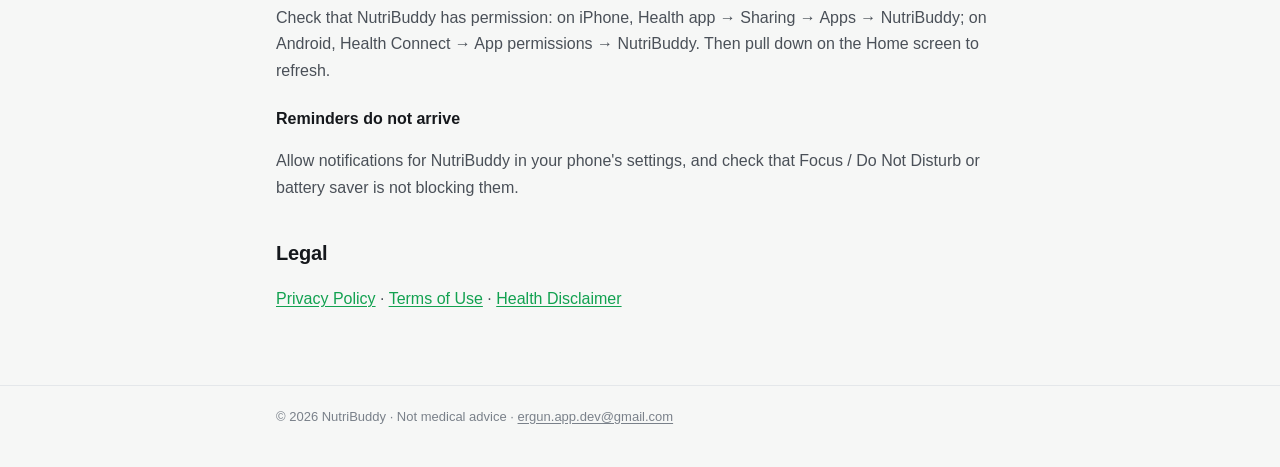
<file: support.html>
<!doctype html>
<html lang="en">
<head>
<meta charset="utf-8">
<meta name="viewport" content="width=device-width, initial-scale=1">
<title>Support · NutriBuddy</title>
<meta name="description" content="NutriBuddy — Support">
<link rel="stylesheet" href="style.css">
</head>
<body>
<header class="top"><div class="wrap">
  <a class="brand" href="index.html"><span class="badge">N</span>NutriBuddy</a>
  <nav class="links"><a href="privacy.html">Privacy</a><a href="terms.html">Terms</a><a href="disclaimer.html">Health disclaimer</a><a href="support.html" aria-current="page">Support</a></nav>
  <a class="lang" href="tr/destek.html" hreflang="tr">Türkçe</a>
</div></header>
<main><div class="wrap">
<h1>Support</h1>
<p class="meta">We usually reply within 2 business days.</p>

<div class="card summary">
  <p><strong>Contact us:</strong> <a href="mailto:ergun.app.dev@gmail.com">ergun.app.dev@gmail.com</a></p>
  <p>Please include your phone model, app version (shown at the bottom of the Profile screen) and a short description or screenshot of the problem. Never send us passwords or payment card details.</p>
</div>

<h2>Frequently asked questions</h2>

<h3>How do I cancel my subscription?</h3>
<p>Subscriptions are managed by Apple or Google, not inside the app.</p>
<ul>
  <li><strong>iPhone:</strong> Settings → your name → Subscriptions → NutriBuddy → Cancel Subscription. You can also open it from <em>Profile → Manage subscription</em> in the app.</li>
  <li><strong>Android:</strong> Google Play → profile picture → Payments &amp; subscriptions → Subscriptions → NutriBuddy → Cancel.</li>
</ul>
<p>Cancel at least 24 hours before the renewal date or before your free trial ends to avoid being charged. Deleting the app does not cancel the subscription.</p>

<h3>How do I get a refund?</h3>
<p>Refunds are handled by the store you bought from: request one at <a href="https://reportaproblem.apple.com" rel="noopener">reportaproblem.apple.com</a> (Apple) or through <a href="https://support.google.com/googleplay/answer/2479637" rel="noopener">Google Play</a>. We cannot issue store refunds ourselves.</p>

<h3>I bought Premium but the app does not show it</h3>
<p>Open <em>Profile → Restore purchases</em> while signed in to the same Apple ID or Google account you used to buy. Make sure you have an internet connection.</p>

<h3>How do I delete my data?</h3>
<p>Your data is stored on your phone. To erase it, go to <em>Profile → Erase all data</em>, or uninstall the app. If you signed in to back up your data, go to <em>Profile → Account → Delete account</em> to permanently delete your account and the cloud backup. Both cannot be undone. You can also email us to delete your account. Details are in the <a href="privacy.html">Privacy Policy</a>.</p>

<h3>Can I move my data to a new phone?</h3>
<p>Your data is included in your normal device backup (iCloud Backup or Google backup, if enabled) and comes back when you restore that backup to a new phone. There is no separate cloud sync.</p>

<h3>The calorie estimate from my photo looks wrong</h3>
<p>Photo estimates are approximate. Hidden oil, sauces and portion size are the most common causes of error. You can edit any value before saving, and tips for better results are: photograph from above in good light, keep the whole plate in the frame, and add a short note such as "1 tbsp olive oil" when describing a meal.</p>

<h3>Nutri or the photo scan is not responding</h3>
<p>AI features need an internet connection. If you are online and it still fails, the AI service may be busy — please try again in a minute. Free users have a limited number of AI uses; Premium removes the limit.</p>

<h3>Steps or weight from Apple Health / Health Connect are not showing</h3>
<p>Check that NutriBuddy has permission: on iPhone, Health app → Sharing → Apps → NutriBuddy; on Android, Health Connect → App permissions → NutriBuddy. Then pull down on the Home screen to refresh.</p>

<h3>Reminders do not arrive</h3>
<p>Allow notifications for NutriBuddy in your phone's settings, and check that Focus / Do Not Disturb or battery saver is not blocking them.</p>

<h2>Legal</h2>
<p><a href="privacy.html">Privacy Policy</a> · <a href="terms.html">Terms of Use</a> · <a href="disclaimer.html">Health Disclaimer</a></p>
</div></main>
<footer><div class="wrap">© 2026 NutriBuddy · Not medical advice · <a href="mailto:ergun.app.dev@gmail.com">ergun.app.dev@gmail.com</a></div></footer>
</body>
</html>
</file>
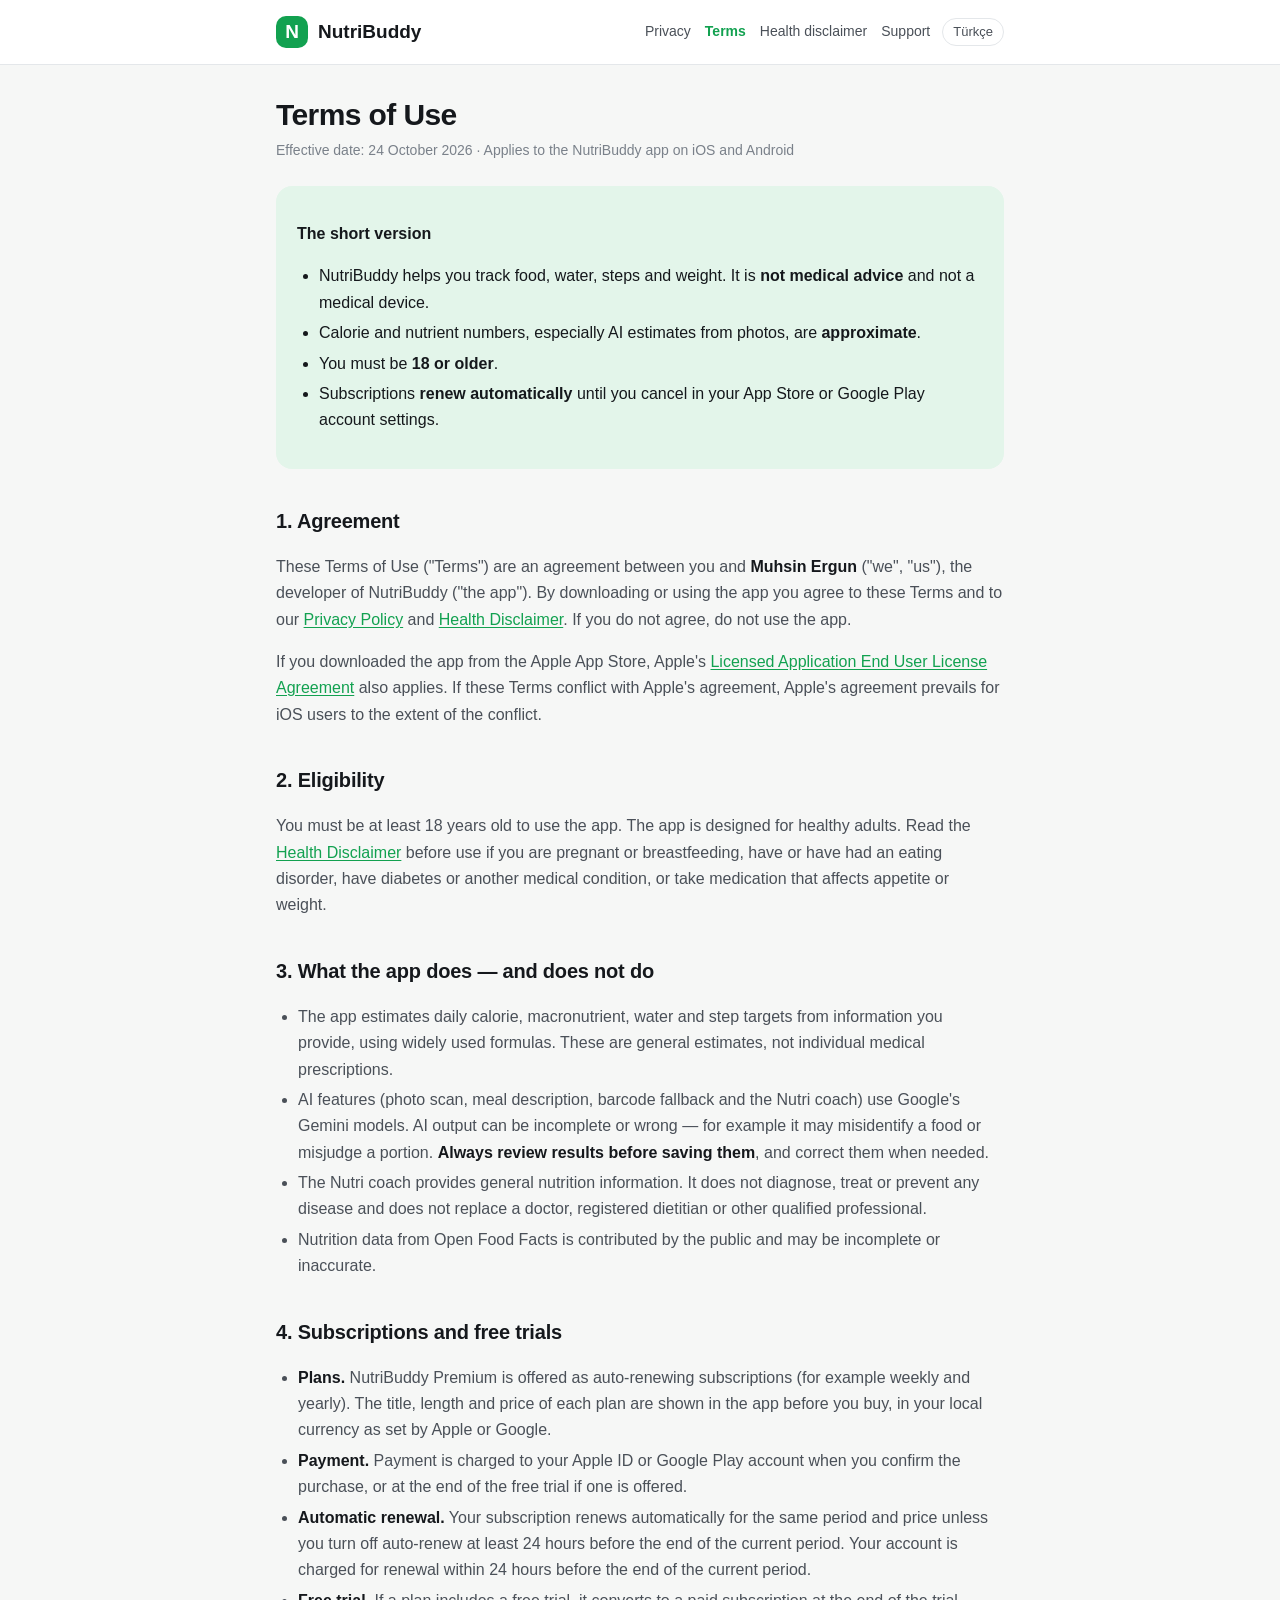
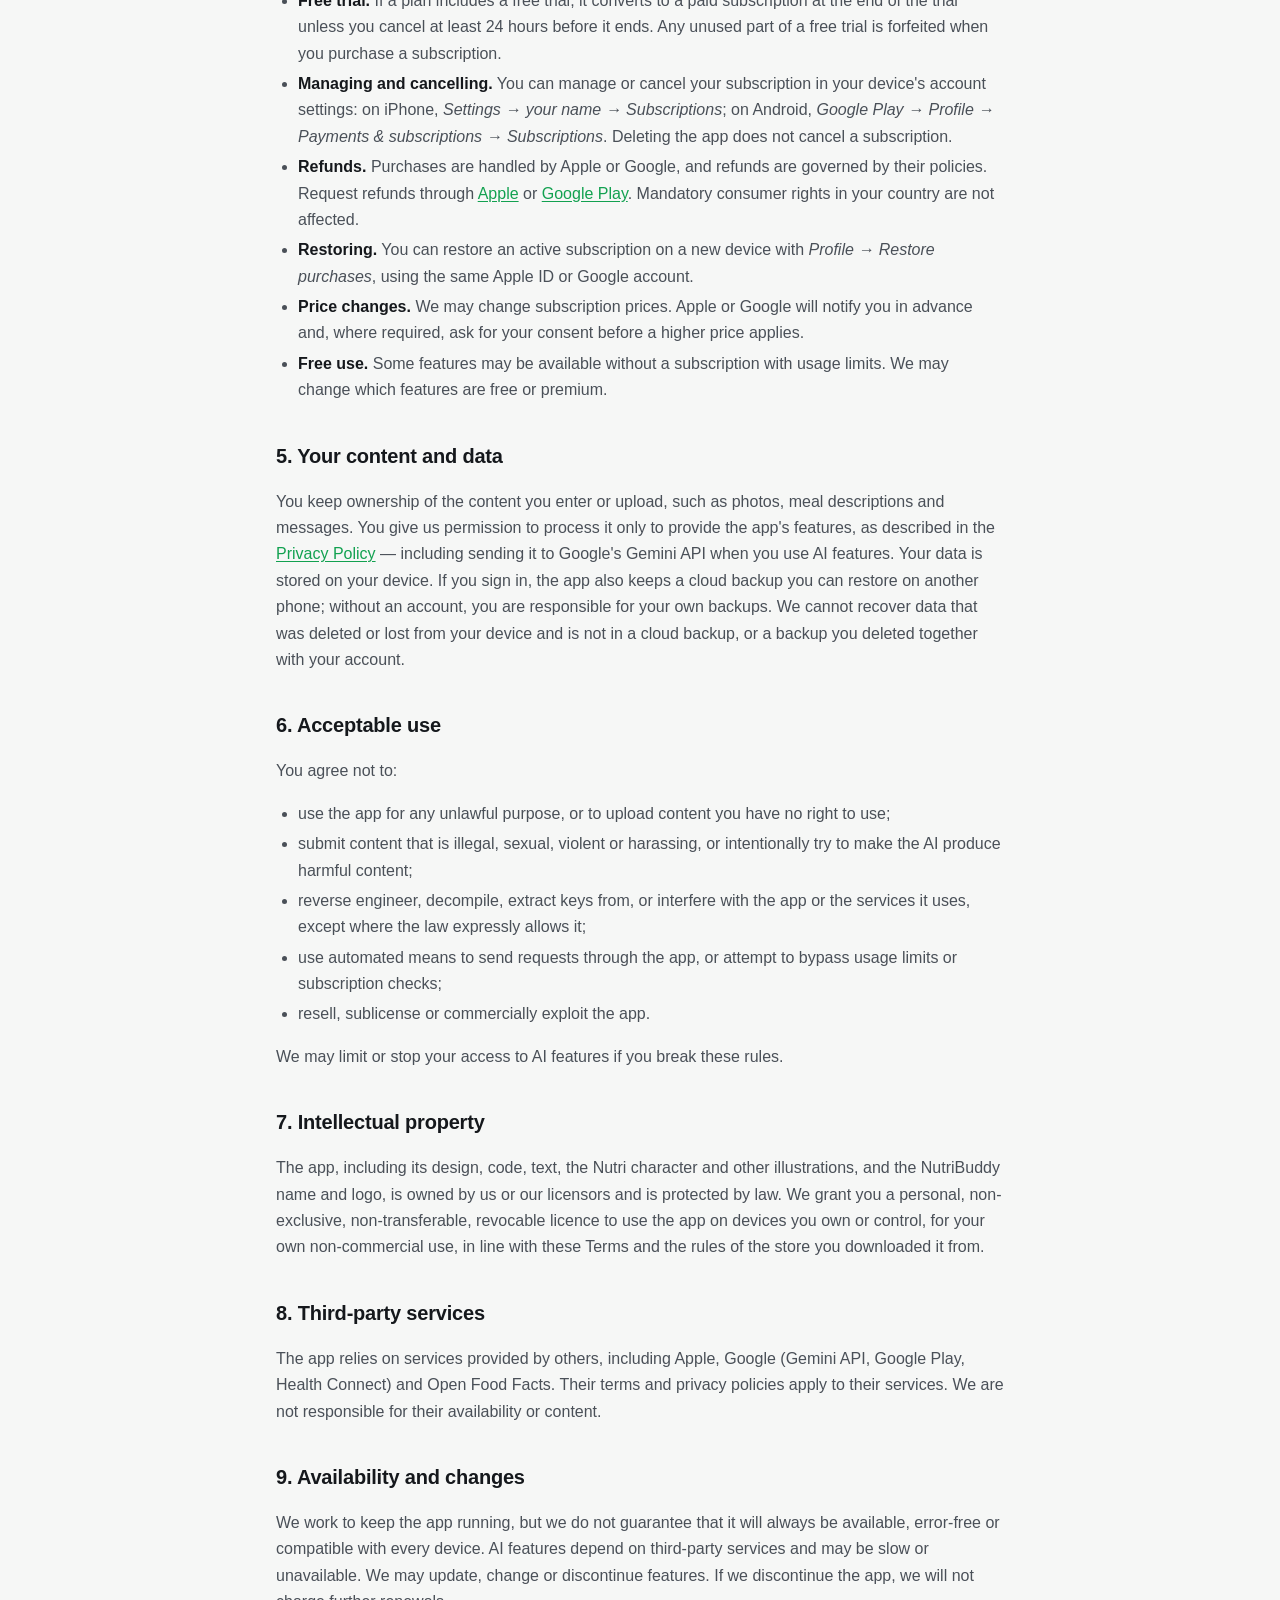
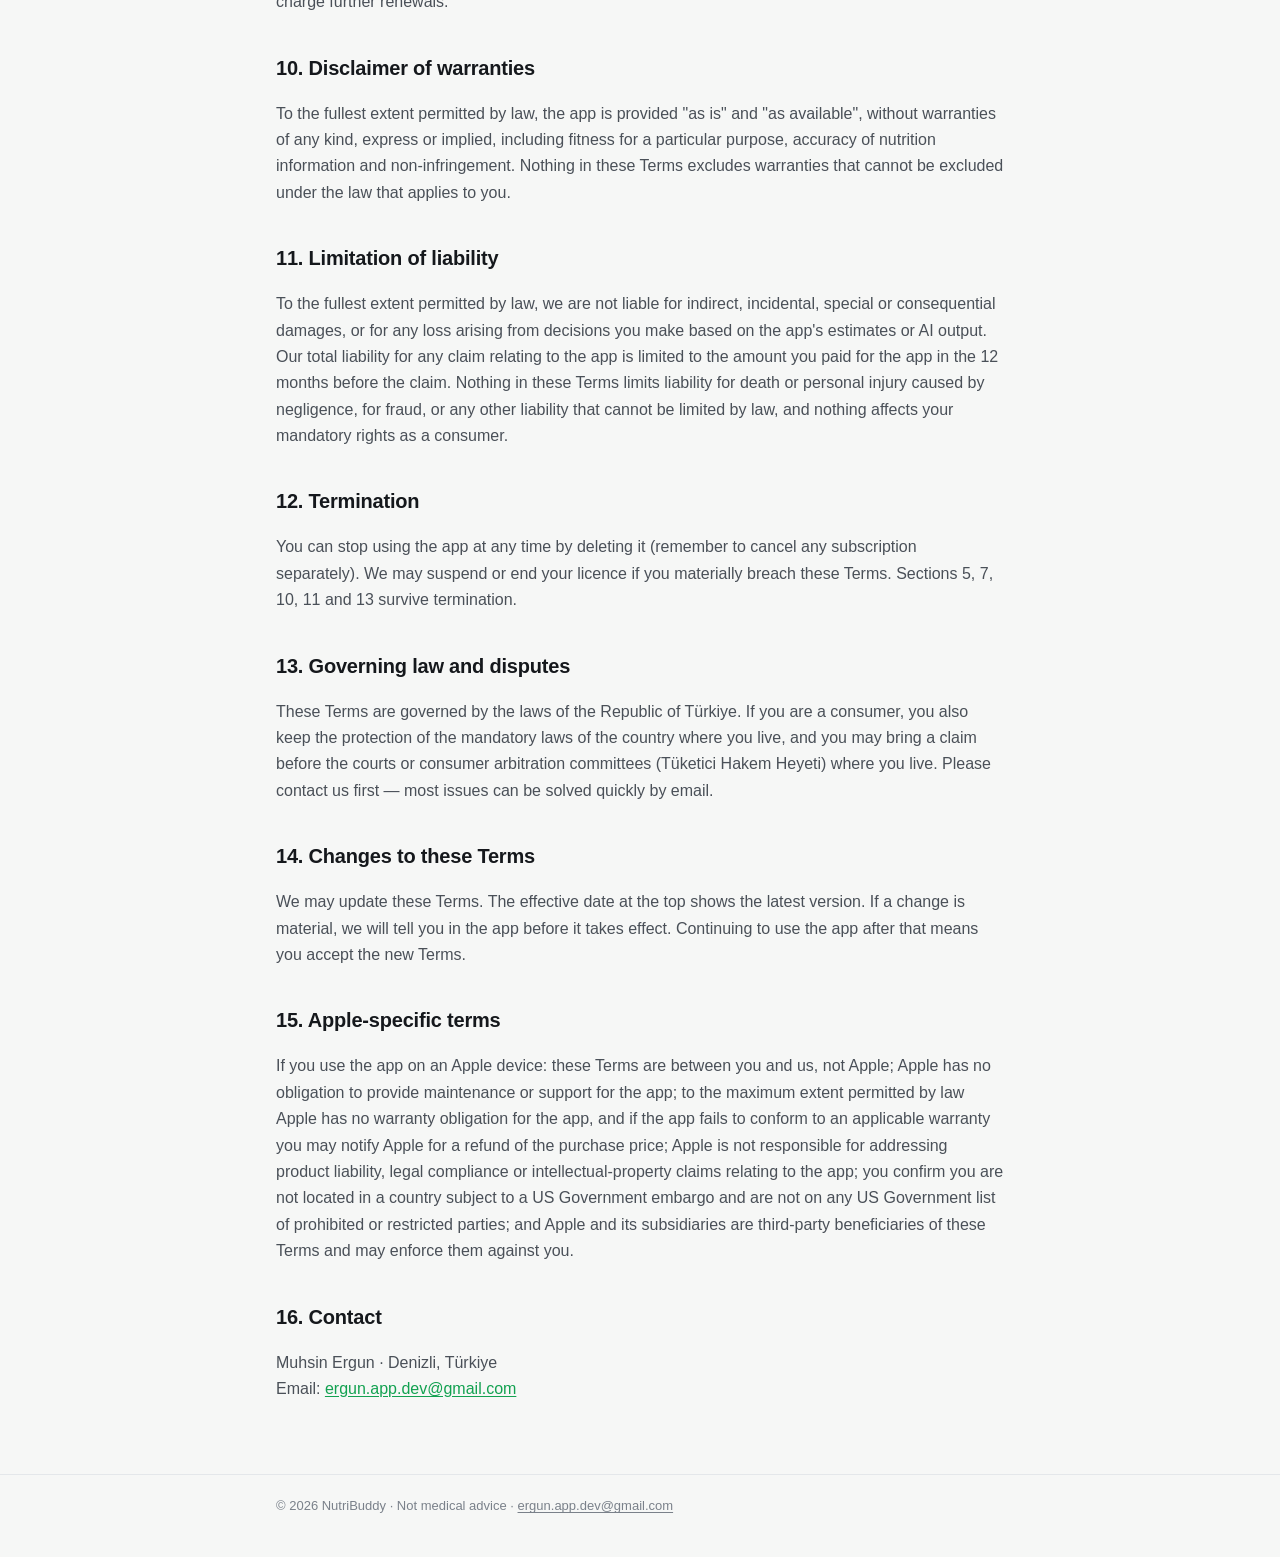
<file: terms.html>
<!doctype html>
<html lang="en">
<head>
<meta charset="utf-8">
<meta name="viewport" content="width=device-width, initial-scale=1">
<title>Terms of Use · NutriBuddy</title>
<meta name="description" content="NutriBuddy — Terms of Use">
<link rel="stylesheet" href="style.css">
</head>
<body>
<header class="top"><div class="wrap">
  <a class="brand" href="index.html"><span class="badge">N</span>NutriBuddy</a>
  <nav class="links"><a href="privacy.html">Privacy</a><a href="terms.html" aria-current="page">Terms</a><a href="disclaimer.html">Health disclaimer</a><a href="support.html">Support</a></nav>
  <a class="lang" href="tr/kullanim-sartlari.html" hreflang="tr">Türkçe</a>
</div></header>
<main><div class="wrap">
<h1>Terms of Use</h1>
<p class="meta">Effective date: 24 October 2026 · Applies to the NutriBuddy app on iOS and Android</p>

<div class="card summary">
  <p><strong>The short version</strong></p>
  <ul>
    <li>NutriBuddy helps you track food, water, steps and weight. It is <strong>not medical advice</strong> and not a medical device.</li>
    <li>Calorie and nutrient numbers, especially AI estimates from photos, are <strong>approximate</strong>.</li>
    <li>You must be <strong>18 or older</strong>.</li>
    <li>Subscriptions <strong>renew automatically</strong> until you cancel in your App Store or Google Play account settings.</li>
  </ul>
</div>

<h2>1. Agreement</h2>
<p>These Terms of Use ("Terms") are an agreement between you and <strong>Muhsin Ergun</strong> ("we", "us"), the developer of NutriBuddy ("the app"). By downloading or using the app you agree to these Terms and to our <a href="privacy.html">Privacy Policy</a> and <a href="disclaimer.html">Health Disclaimer</a>. If you do not agree, do not use the app.</p>
<p>If you downloaded the app from the Apple App Store, Apple's <a href="https://www.apple.com/legal/internet-services/itunes/dev/stdeula/" rel="noopener">Licensed Application End User License Agreement</a> also applies. If these Terms conflict with Apple's agreement, Apple's agreement prevails for iOS users to the extent of the conflict.</p>

<h2>2. Eligibility</h2>
<p>You must be at least 18 years old to use the app. The app is designed for healthy adults. Read the <a href="disclaimer.html">Health Disclaimer</a> before use if you are pregnant or breastfeeding, have or have had an eating disorder, have diabetes or another medical condition, or take medication that affects appetite or weight.</p>

<h2>3. What the app does — and does not do</h2>
<ul>
  <li>The app estimates daily calorie, macronutrient, water and step targets from information you provide, using widely used formulas. These are general estimates, not individual medical prescriptions.</li>
  <li>AI features (photo scan, meal description, barcode fallback and the Nutri coach) use Google's Gemini models. AI output can be incomplete or wrong — for example it may misidentify a food or misjudge a portion. <strong>Always review results before saving them</strong>, and correct them when needed.</li>
  <li>The Nutri coach provides general nutrition information. It does not diagnose, treat or prevent any disease and does not replace a doctor, registered dietitian or other qualified professional.</li>
  <li>Nutrition data from Open Food Facts is contributed by the public and may be incomplete or inaccurate.</li>
</ul>

<h2>4. Subscriptions and free trials</h2>
<ul>
  <li><strong>Plans.</strong> NutriBuddy Premium is offered as auto-renewing subscriptions (for example weekly and yearly). The title, length and price of each plan are shown in the app before you buy, in your local currency as set by Apple or Google.</li>
  <li><strong>Payment.</strong> Payment is charged to your Apple ID or Google Play account when you confirm the purchase, or at the end of the free trial if one is offered.</li>
  <li><strong>Automatic renewal.</strong> Your subscription renews automatically for the same period and price unless you turn off auto-renew at least 24 hours before the end of the current period. Your account is charged for renewal within 24 hours before the end of the current period.</li>
  <li><strong>Free trial.</strong> If a plan includes a free trial, it converts to a paid subscription at the end of the trial unless you cancel at least 24 hours before it ends. Any unused part of a free trial is forfeited when you purchase a subscription.</li>
  <li><strong>Managing and cancelling.</strong> You can manage or cancel your subscription in your device's account settings: on iPhone, <em>Settings → your name → Subscriptions</em>; on Android, <em>Google Play → Profile → Payments &amp; subscriptions → Subscriptions</em>. Deleting the app does not cancel a subscription.</li>
  <li><strong>Refunds.</strong> Purchases are handled by Apple or Google, and refunds are governed by their policies. Request refunds through <a href="https://reportaproblem.apple.com" rel="noopener">Apple</a> or <a href="https://support.google.com/googleplay/answer/2479637" rel="noopener">Google Play</a>. Mandatory consumer rights in your country are not affected.</li>
  <li><strong>Restoring.</strong> You can restore an active subscription on a new device with <em>Profile → Restore purchases</em>, using the same Apple ID or Google account.</li>
  <li><strong>Price changes.</strong> We may change subscription prices. Apple or Google will notify you in advance and, where required, ask for your consent before a higher price applies.</li>
  <li><strong>Free use.</strong> Some features may be available without a subscription with usage limits. We may change which features are free or premium.</li>
</ul>

<h2>5. Your content and data</h2>
<p>You keep ownership of the content you enter or upload, such as photos, meal descriptions and messages. You give us permission to process it only to provide the app's features, as described in the <a href="privacy.html">Privacy Policy</a> — including sending it to Google's Gemini API when you use AI features. Your data is stored on your device. If you sign in, the app also keeps a cloud backup you can restore on another phone; without an account, you are responsible for your own backups. We cannot recover data that was deleted or lost from your device and is not in a cloud backup, or a backup you deleted together with your account.</p>

<h2>6. Acceptable use</h2>
<p>You agree not to:</p>
<ul>
  <li>use the app for any unlawful purpose, or to upload content you have no right to use;</li>
  <li>submit content that is illegal, sexual, violent or harassing, or intentionally try to make the AI produce harmful content;</li>
  <li>reverse engineer, decompile, extract keys from, or interfere with the app or the services it uses, except where the law expressly allows it;</li>
  <li>use automated means to send requests through the app, or attempt to bypass usage limits or subscription checks;</li>
  <li>resell, sublicense or commercially exploit the app.</li>
</ul>
<p>We may limit or stop your access to AI features if you break these rules.</p>

<h2>7. Intellectual property</h2>
<p>The app, including its design, code, text, the Nutri character and other illustrations, and the NutriBuddy name and logo, is owned by us or our licensors and is protected by law. We grant you a personal, non-exclusive, non-transferable, revocable licence to use the app on devices you own or control, for your own non-commercial use, in line with these Terms and the rules of the store you downloaded it from.</p>

<h2>8. Third-party services</h2>
<p>The app relies on services provided by others, including Apple, Google (Gemini API, Google Play, Health Connect) and Open Food Facts. Their terms and privacy policies apply to their services. We are not responsible for their availability or content.</p>

<h2>9. Availability and changes</h2>
<p>We work to keep the app running, but we do not guarantee that it will always be available, error-free or compatible with every device. AI features depend on third-party services and may be slow or unavailable. We may update, change or discontinue features. If we discontinue the app, we will not charge further renewals.</p>

<h2>10. Disclaimer of warranties</h2>
<p>To the fullest extent permitted by law, the app is provided "as is" and "as available", without warranties of any kind, express or implied, including fitness for a particular purpose, accuracy of nutrition information and non-infringement. Nothing in these Terms excludes warranties that cannot be excluded under the law that applies to you.</p>

<h2>11. Limitation of liability</h2>
<p>To the fullest extent permitted by law, we are not liable for indirect, incidental, special or consequential damages, or for any loss arising from decisions you make based on the app's estimates or AI output. Our total liability for any claim relating to the app is limited to the amount you paid for the app in the 12 months before the claim. Nothing in these Terms limits liability for death or personal injury caused by negligence, for fraud, or any other liability that cannot be limited by law, and nothing affects your mandatory rights as a consumer.</p>

<h2>12. Termination</h2>
<p>You can stop using the app at any time by deleting it (remember to cancel any subscription separately). We may suspend or end your licence if you materially breach these Terms. Sections 5, 7, 10, 11 and 13 survive termination.</p>

<h2>13. Governing law and disputes</h2>
<p>These Terms are governed by the laws of the Republic of Türkiye. If you are a consumer, you also keep the protection of the mandatory laws of the country where you live, and you may bring a claim before the courts or consumer arbitration committees (Tüketici Hakem Heyeti) where you live. Please contact us first — most issues can be solved quickly by email.</p>

<h2>14. Changes to these Terms</h2>
<p>We may update these Terms. The effective date at the top shows the latest version. If a change is material, we will tell you in the app before it takes effect. Continuing to use the app after that means you accept the new Terms.</p>

<h2>15. Apple-specific terms</h2>
<p>If you use the app on an Apple device: these Terms are between you and us, not Apple; Apple has no obligation to provide maintenance or support for the app; to the maximum extent permitted by law Apple has no warranty obligation for the app, and if the app fails to conform to an applicable warranty you may notify Apple for a refund of the purchase price; Apple is not responsible for addressing product liability, legal compliance or intellectual-property claims relating to the app; you confirm you are not located in a country subject to a US Government embargo and are not on any US Government list of prohibited or restricted parties; and Apple and its subsidiaries are third-party beneficiaries of these Terms and may enforce them against you.</p>

<h2>16. Contact</h2>
<p>Muhsin Ergun · Denizli, Türkiye<br>Email: <a href="mailto:ergun.app.dev@gmail.com">ergun.app.dev@gmail.com</a></p>
</div></main>
<footer><div class="wrap">© 2026 NutriBuddy · Not medical advice · <a href="mailto:ergun.app.dev@gmail.com">ergun.app.dev@gmail.com</a></div></footer>
</body>
</html>
</file>
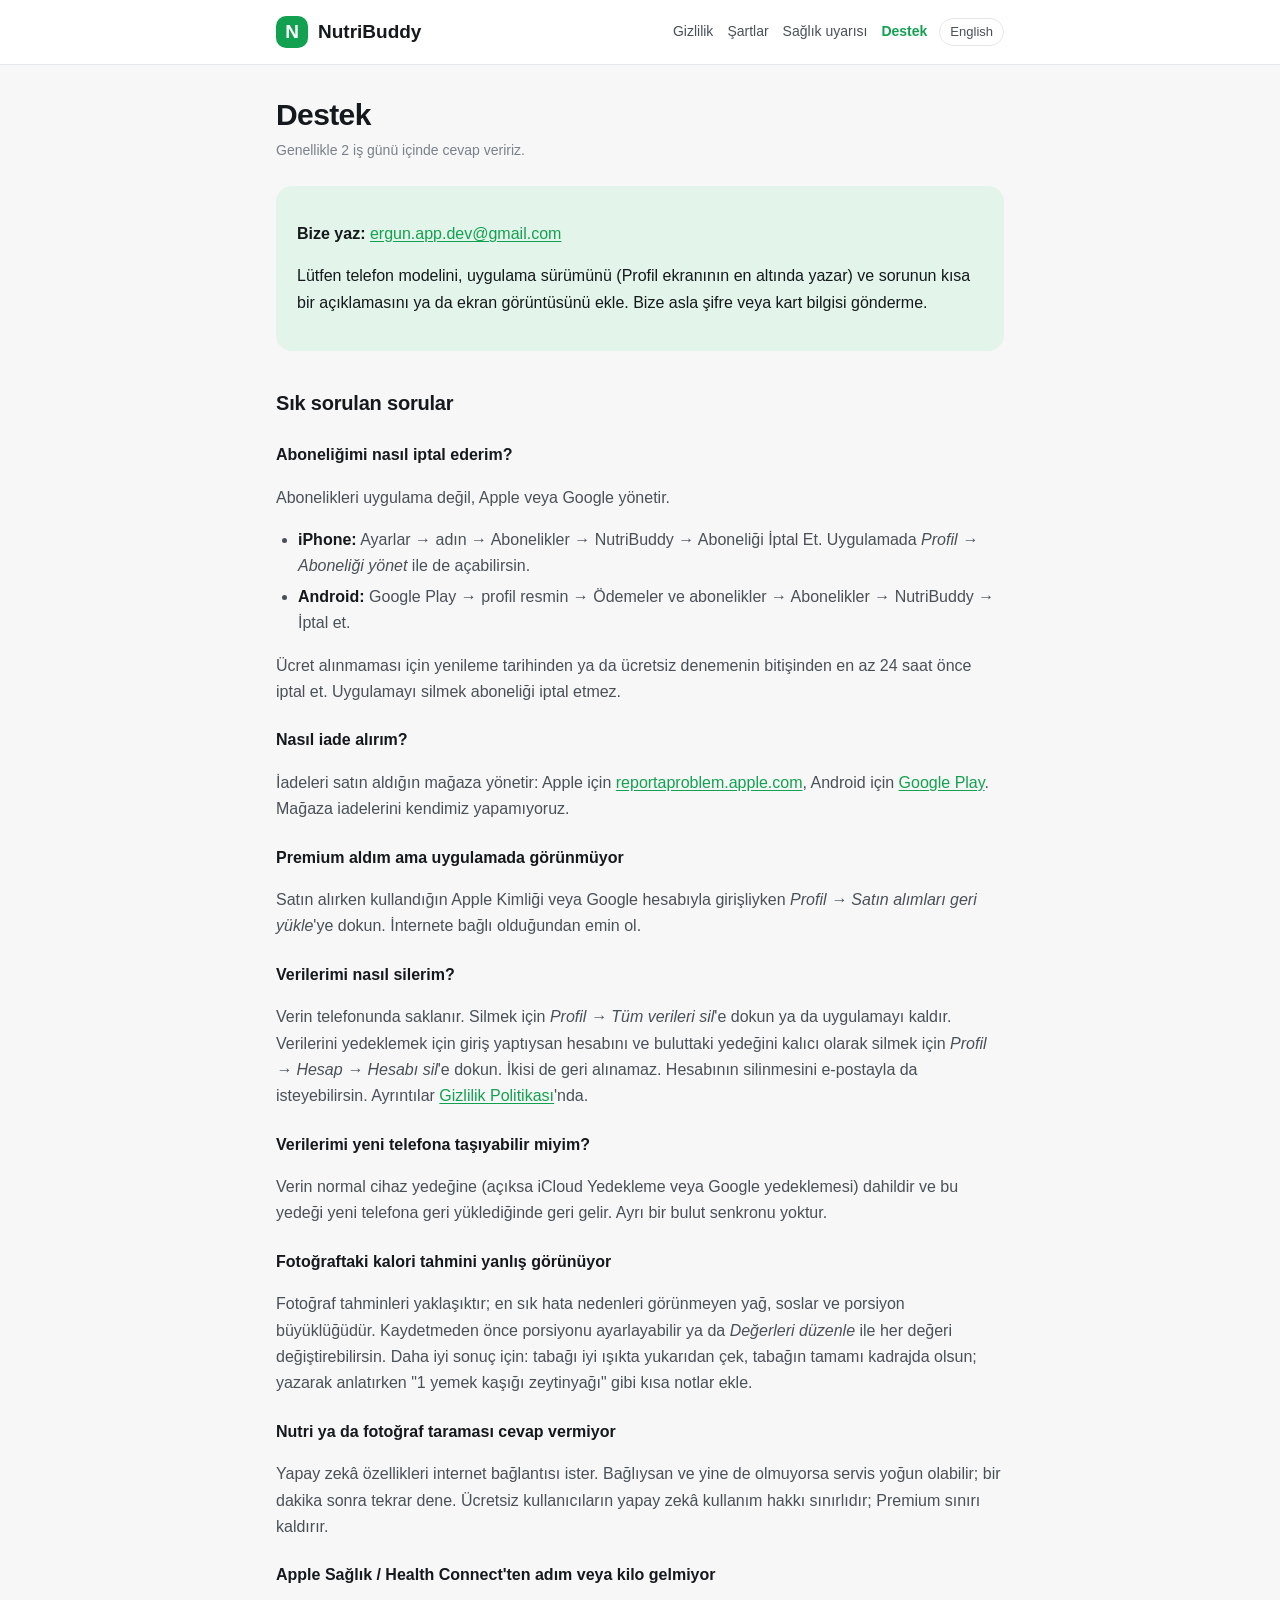
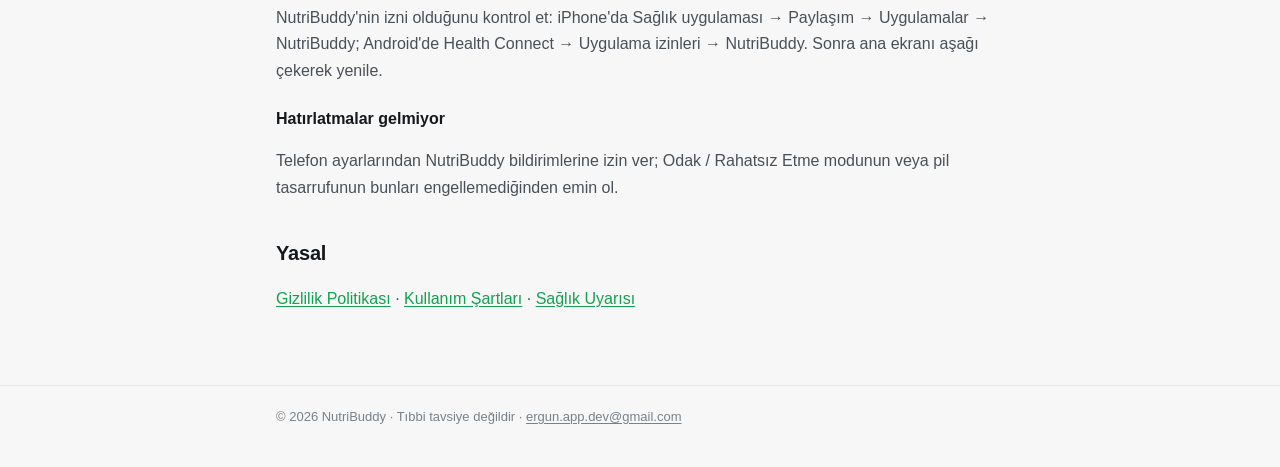
<file: tr/destek.html>
<!doctype html>
<html lang="tr">
<head>
<meta charset="utf-8">
<meta name="viewport" content="width=device-width, initial-scale=1">
<title>Destek · NutriBuddy</title>
<meta name="description" content="NutriBuddy — Destek">
<link rel="stylesheet" href="../style.css">
</head>
<body>
<header class="top"><div class="wrap">
  <a class="brand" href="index.html"><span class="badge">N</span>NutriBuddy</a>
  <nav class="links"><a href="gizlilik.html">Gizlilik</a><a href="kullanim-sartlari.html">Şartlar</a><a href="saglik-uyarisi.html">Sağlık uyarısı</a><a href="destek.html" aria-current="page">Destek</a></nav>
  <a class="lang" href="../support.html" hreflang="en">English</a>
</div></header>
<main><div class="wrap">
<h1>Destek</h1>
<p class="meta">Genellikle 2 iş günü içinde cevap veririz.</p>

<div class="card summary">
  <p><strong>Bize yaz:</strong> <a href="mailto:ergun.app.dev@gmail.com">ergun.app.dev@gmail.com</a></p>
  <p>Lütfen telefon modelini, uygulama sürümünü (Profil ekranının en altında yazar) ve sorunun kısa bir açıklamasını ya da ekran görüntüsünü ekle. Bize asla şifre veya kart bilgisi gönderme.</p>
</div>

<h2>Sık sorulan sorular</h2>

<h3>Aboneliğimi nasıl iptal ederim?</h3>
<p>Abonelikleri uygulama değil, Apple veya Google yönetir.</p>
<ul>
  <li><strong>iPhone:</strong> Ayarlar → adın → Abonelikler → NutriBuddy → Aboneliği İptal Et. Uygulamada <em>Profil → Aboneliği yönet</em> ile de açabilirsin.</li>
  <li><strong>Android:</strong> Google Play → profil resmin → Ödemeler ve abonelikler → Abonelikler → NutriBuddy → İptal et.</li>
</ul>
<p>Ücret alınmaması için yenileme tarihinden ya da ücretsiz denemenin bitişinden en az 24 saat önce iptal et. Uygulamayı silmek aboneliği iptal etmez.</p>

<h3>Nasıl iade alırım?</h3>
<p>İadeleri satın aldığın mağaza yönetir: Apple için <a href="https://reportaproblem.apple.com" rel="noopener">reportaproblem.apple.com</a>, Android için <a href="https://support.google.com/googleplay/answer/2479637?hl=tr" rel="noopener">Google Play</a>. Mağaza iadelerini kendimiz yapamıyoruz.</p>

<h3>Premium aldım ama uygulamada görünmüyor</h3>
<p>Satın alırken kullandığın Apple Kimliği veya Google hesabıyla girişliyken <em>Profil → Satın alımları geri yükle</em>'ye dokun. İnternete bağlı olduğundan emin ol.</p>

<h3>Verilerimi nasıl silerim?</h3>
<p>Verin telefonunda saklanır. Silmek için <em>Profil → Tüm verileri sil</em>'e dokun ya da uygulamayı kaldır. Verilerini yedeklemek için giriş yaptıysan hesabını ve buluttaki yedeğini kalıcı olarak silmek için <em>Profil → Hesap → Hesabı sil</em>'e dokun. İkisi de geri alınamaz. Hesabının silinmesini e-postayla da isteyebilirsin. Ayrıntılar <a href="gizlilik.html">Gizlilik Politikası</a>'nda.</p>

<h3>Verilerimi yeni telefona taşıyabilir miyim?</h3>
<p>Verin normal cihaz yedeğine (açıksa iCloud Yedekleme veya Google yedeklemesi) dahildir ve bu yedeği yeni telefona geri yüklediğinde geri gelir. Ayrı bir bulut senkronu yoktur.</p>

<h3>Fotoğraftaki kalori tahmini yanlış görünüyor</h3>
<p>Fotoğraf tahminleri yaklaşıktır; en sık hata nedenleri görünmeyen yağ, soslar ve porsiyon büyüklüğüdür. Kaydetmeden önce porsiyonu ayarlayabilir ya da <em>Değerleri düzenle</em> ile her değeri değiştirebilirsin. Daha iyi sonuç için: tabağı iyi ışıkta yukarıdan çek, tabağın tamamı kadrajda olsun; yazarak anlatırken "1 yemek kaşığı zeytinyağı" gibi kısa notlar ekle.</p>

<h3>Nutri ya da fotoğraf taraması cevap vermiyor</h3>
<p>Yapay zekâ özellikleri internet bağlantısı ister. Bağlıysan ve yine de olmuyorsa servis yoğun olabilir; bir dakika sonra tekrar dene. Ücretsiz kullanıcıların yapay zekâ kullanım hakkı sınırlıdır; Premium sınırı kaldırır.</p>

<h3>Apple Sağlık / Health Connect'ten adım veya kilo gelmiyor</h3>
<p>NutriBuddy'nin izni olduğunu kontrol et: iPhone'da Sağlık uygulaması → Paylaşım → Uygulamalar → NutriBuddy; Android'de Health Connect → Uygulama izinleri → NutriBuddy. Sonra ana ekranı aşağı çekerek yenile.</p>

<h3>Hatırlatmalar gelmiyor</h3>
<p>Telefon ayarlarından NutriBuddy bildirimlerine izin ver; Odak / Rahatsız Etme modunun veya pil tasarrufunun bunları engellemediğinden emin ol.</p>

<h2>Yasal</h2>
<p><a href="gizlilik.html">Gizlilik Politikası</a> · <a href="kullanim-sartlari.html">Kullanım Şartları</a> · <a href="saglik-uyarisi.html">Sağlık Uyarısı</a></p>
</div></main>
<footer><div class="wrap">© 2026 NutriBuddy · Tıbbi tavsiye değildir · <a href="mailto:ergun.app.dev@gmail.com">ergun.app.dev@gmail.com</a></div></footer>
</body>
</html>
</file>
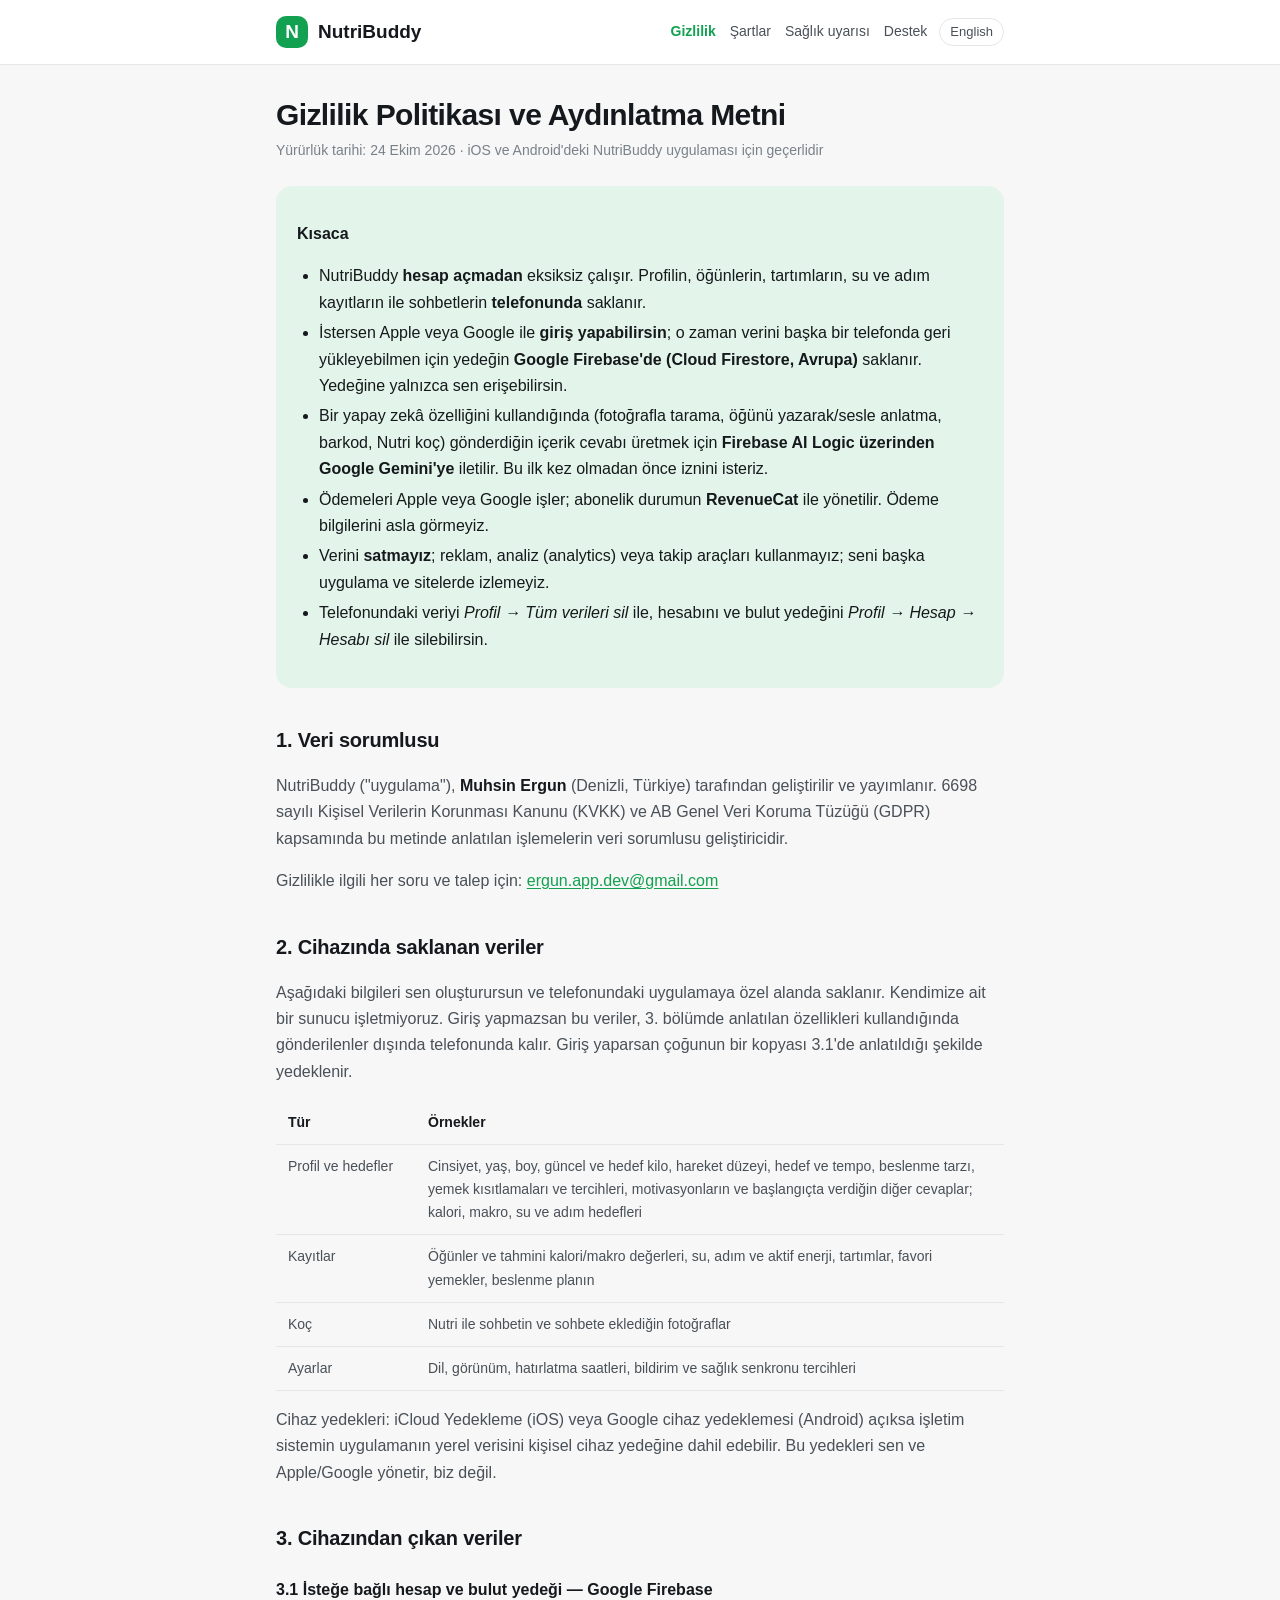
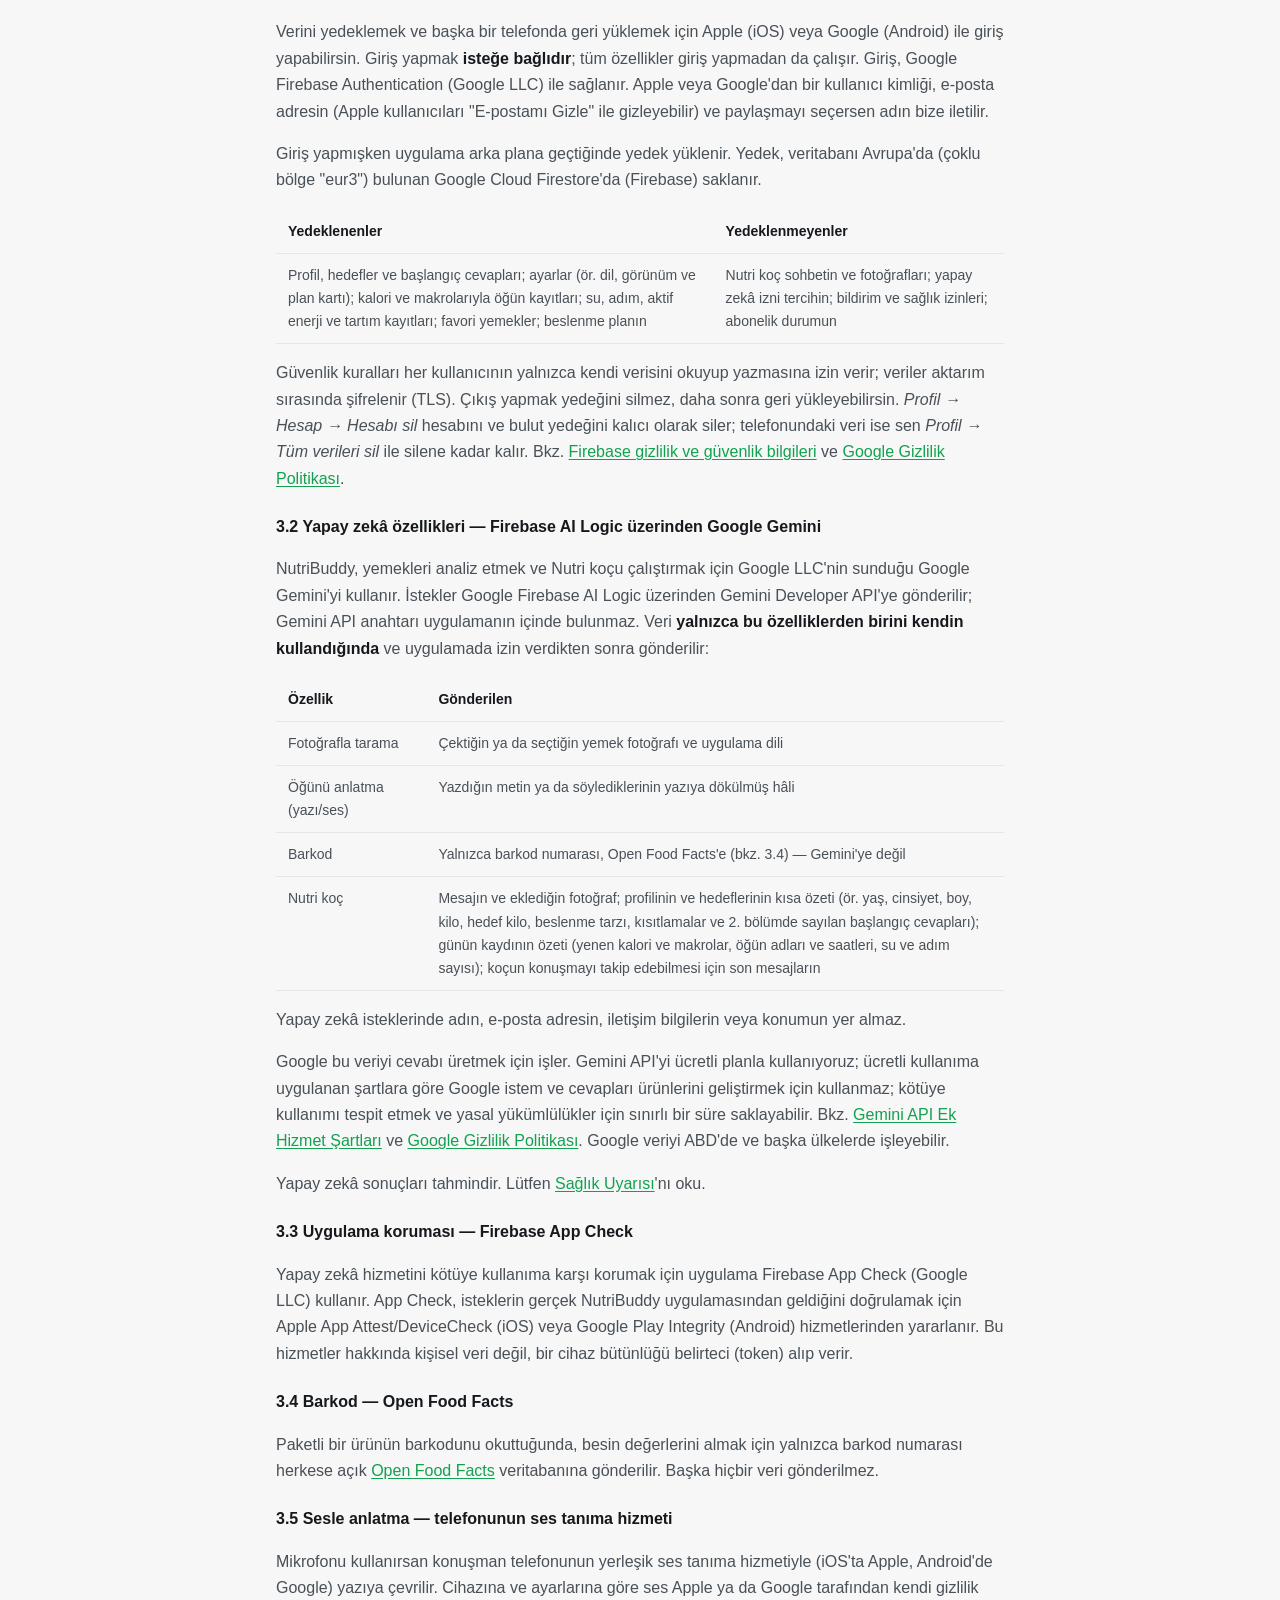
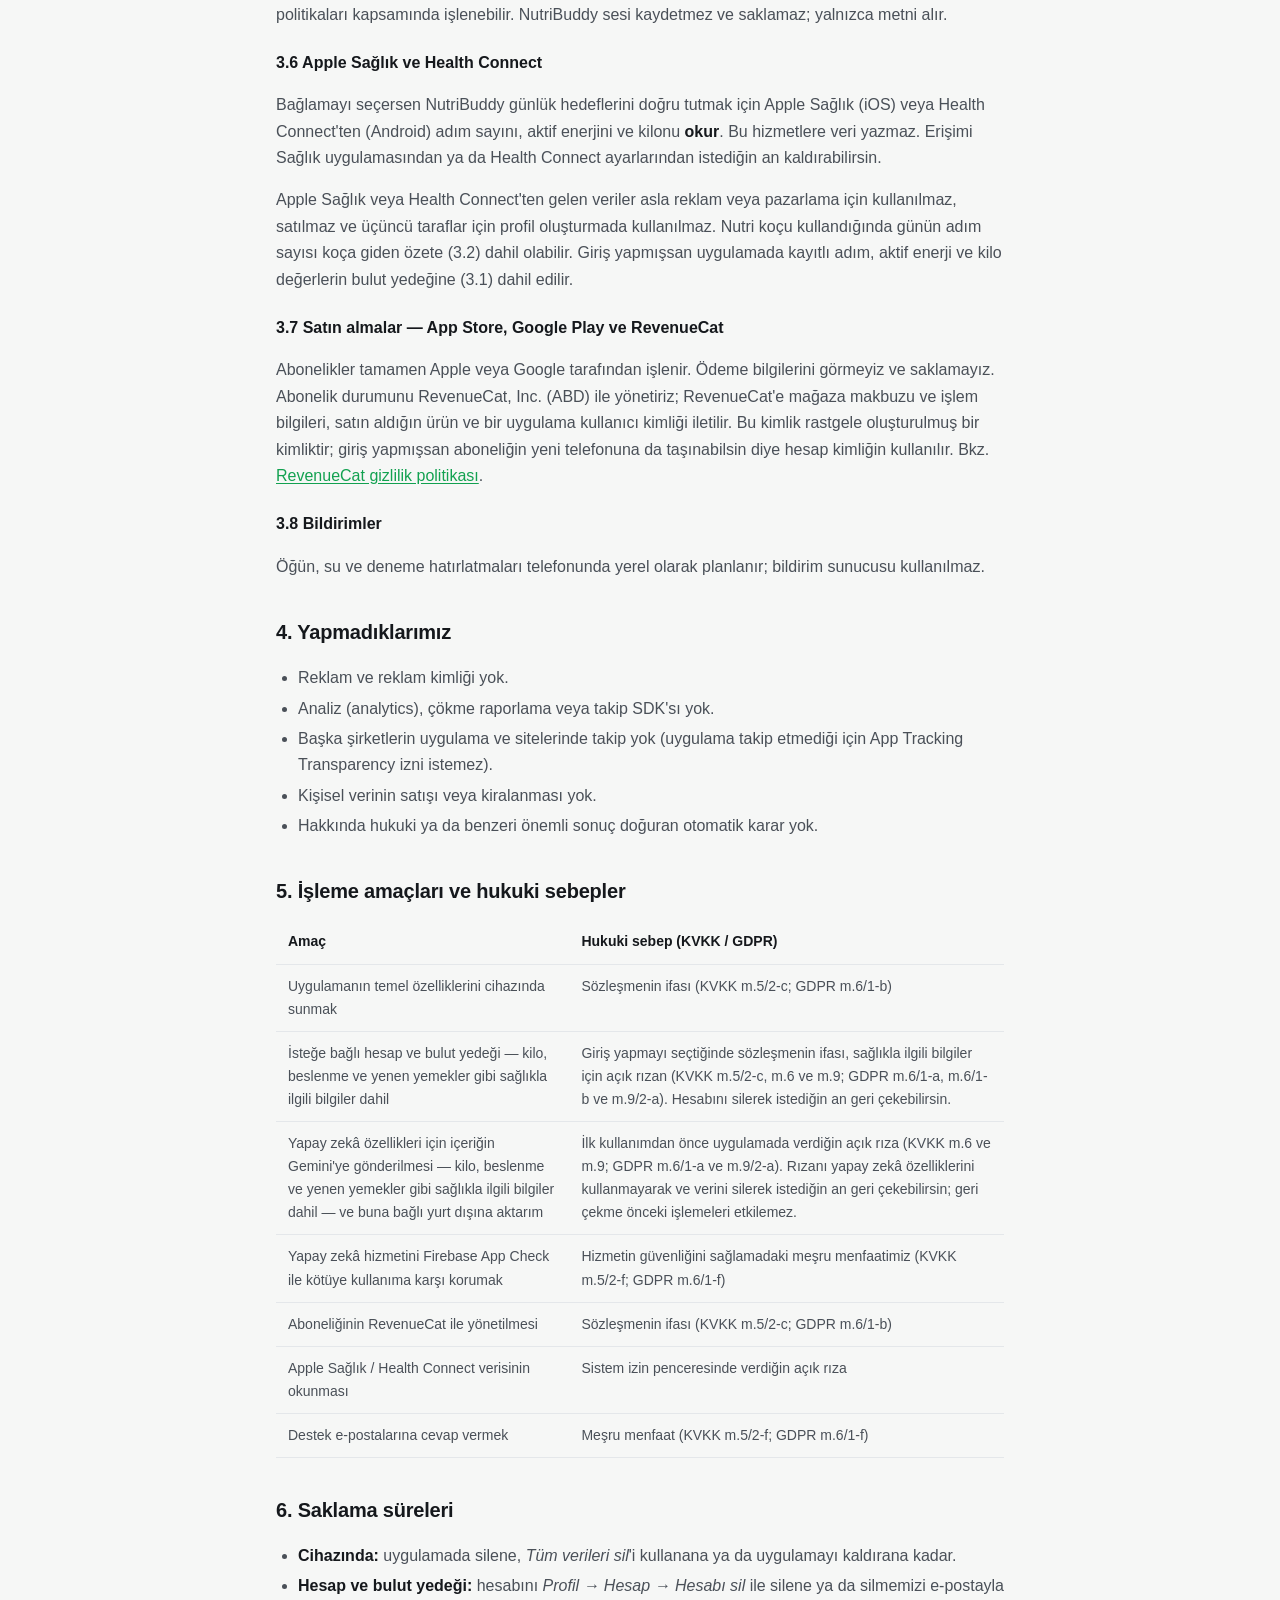
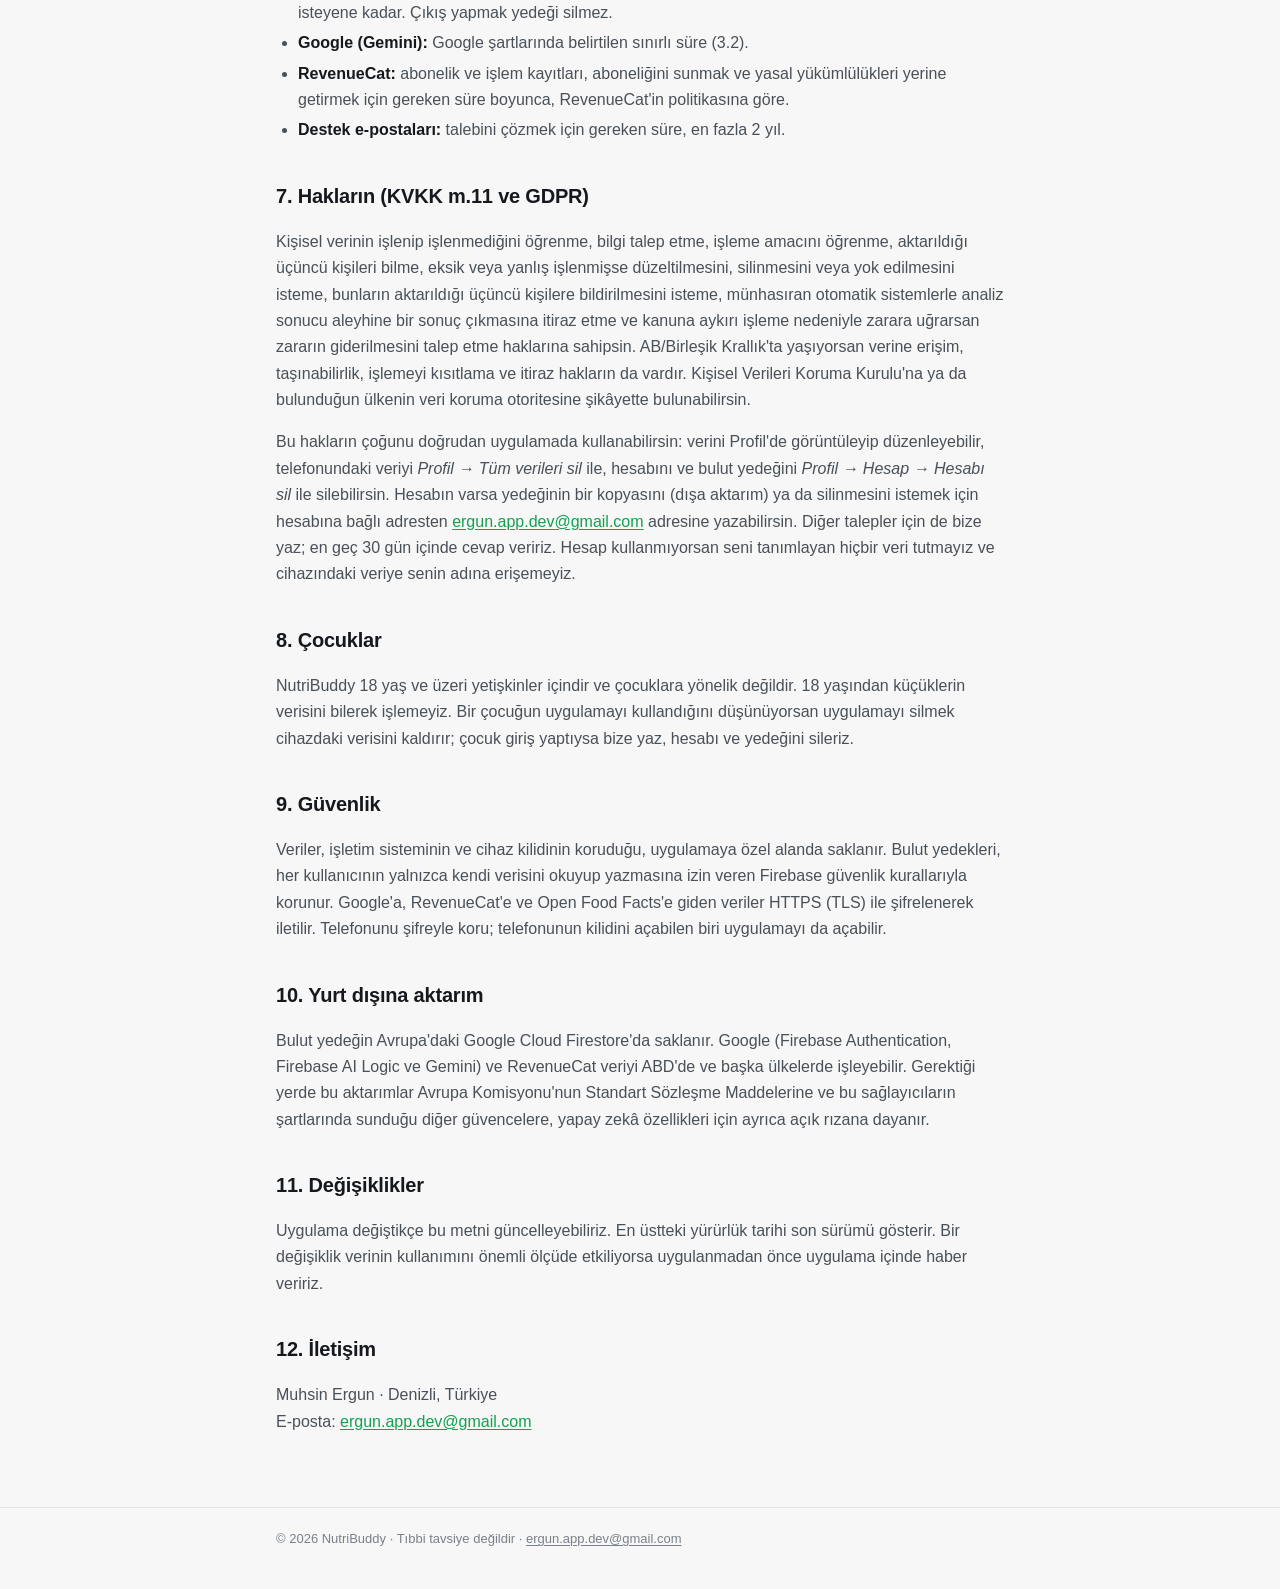
<file: tr/gizlilik.html>
<!doctype html>
<html lang="tr">
<head>
<meta charset="utf-8">
<meta name="viewport" content="width=device-width, initial-scale=1">
<title>Gizlilik Politikası ve Aydınlatma Metni · NutriBuddy</title>
<meta name="description" content="NutriBuddy — Gizlilik Politikası ve Aydınlatma Metni">
<link rel="stylesheet" href="../style.css">
</head>
<body>
<header class="top"><div class="wrap">
  <a class="brand" href="index.html"><span class="badge">N</span>NutriBuddy</a>
  <nav class="links"><a href="gizlilik.html" aria-current="page">Gizlilik</a><a href="kullanim-sartlari.html">Şartlar</a><a href="saglik-uyarisi.html">Sağlık uyarısı</a><a href="destek.html">Destek</a></nav>
  <a class="lang" href="../privacy.html" hreflang="en">English</a>
</div></header>
<main><div class="wrap">
<h1>Gizlilik Politikası ve Aydınlatma Metni</h1>
<p class="meta">Yürürlük tarihi: 24 Ekim 2026 · iOS ve Android'deki NutriBuddy uygulaması için geçerlidir</p>

<div class="card summary">
  <p><strong>Kısaca</strong></p>
  <ul>
    <li>NutriBuddy <strong>hesap açmadan</strong> eksiksiz çalışır. Profilin, öğünlerin, tartımların, su ve adım kayıtların ile sohbetlerin <strong>telefonunda</strong> saklanır.</li>
    <li>İstersen Apple veya Google ile <strong>giriş yapabilirsin</strong>; o zaman verini başka bir telefonda geri yükleyebilmen için yedeğin <strong>Google Firebase'de (Cloud Firestore, Avrupa)</strong> saklanır. Yedeğine yalnızca sen erişebilirsin.</li>
    <li>Bir yapay zekâ özelliğini kullandığında (fotoğrafla tarama, öğünü yazarak/sesle anlatma, barkod, Nutri koç) gönderdiğin içerik cevabı üretmek için <strong>Firebase AI Logic üzerinden Google Gemini'ye</strong> iletilir. Bu ilk kez olmadan önce iznini isteriz.</li>
    <li>Ödemeleri Apple veya Google işler; abonelik durumun <strong>RevenueCat</strong> ile yönetilir. Ödeme bilgilerini asla görmeyiz.</li>
    <li>Verini <strong>satmayız</strong>; reklam, analiz (analytics) veya takip araçları kullanmayız; seni başka uygulama ve sitelerde izlemeyiz.</li>
    <li>Telefonundaki veriyi <em>Profil → Tüm verileri sil</em> ile, hesabını ve bulut yedeğini <em>Profil → Hesap → Hesabı sil</em> ile silebilirsin.</li>
  </ul>
</div>

<h2>1. Veri sorumlusu</h2>
<p>NutriBuddy ("uygulama"), <strong>Muhsin Ergun</strong> (Denizli, Türkiye) tarafından geliştirilir ve yayımlanır. 6698 sayılı Kişisel Verilerin Korunması Kanunu (KVKK) ve AB Genel Veri Koruma Tüzüğü (GDPR) kapsamında bu metinde anlatılan işlemelerin veri sorumlusu geliştiricidir.</p>
<p>Gizlilikle ilgili her soru ve talep için: <a href="mailto:ergun.app.dev@gmail.com">ergun.app.dev@gmail.com</a></p>

<h2>2. Cihazında saklanan veriler</h2>
<p>Aşağıdaki bilgileri sen oluşturursun ve telefonundaki uygulamaya özel alanda saklanır. Kendimize ait bir sunucu işletmiyoruz. Giriş yapmazsan bu veriler, 3. bölümde anlatılan özellikleri kullandığında gönderilenler dışında telefonunda kalır. Giriş yaparsan çoğunun bir kopyası 3.1'de anlatıldığı şekilde yedeklenir.</p>
<table class="table">
  <tr><th>Tür</th><th>Örnekler</th></tr>
  <tr><td>Profil ve hedefler</td><td>Cinsiyet, yaş, boy, güncel ve hedef kilo, hareket düzeyi, hedef ve tempo, beslenme tarzı, yemek kısıtlamaları ve tercihleri, motivasyonların ve başlangıçta verdiğin diğer cevaplar; kalori, makro, su ve adım hedefleri</td></tr>
  <tr><td>Kayıtlar</td><td>Öğünler ve tahmini kalori/makro değerleri, su, adım ve aktif enerji, tartımlar, favori yemekler, beslenme planın</td></tr>
  <tr><td>Koç</td><td>Nutri ile sohbetin ve sohbete eklediğin fotoğraflar</td></tr>
  <tr><td>Ayarlar</td><td>Dil, görünüm, hatırlatma saatleri, bildirim ve sağlık senkronu tercihleri</td></tr>
</table>
<p>Cihaz yedekleri: iCloud Yedekleme (iOS) veya Google cihaz yedeklemesi (Android) açıksa işletim sistemin uygulamanın yerel verisini kişisel cihaz yedeğine dahil edebilir. Bu yedekleri sen ve Apple/Google yönetir, biz değil.</p>

<h2>3. Cihazından çıkan veriler</h2>
<h3>3.1 İsteğe bağlı hesap ve bulut yedeği — Google Firebase</h3>
<p>Verini yedeklemek ve başka bir telefonda geri yüklemek için Apple (iOS) veya Google (Android) ile giriş yapabilirsin. Giriş yapmak <strong>isteğe bağlıdır</strong>; tüm özellikler giriş yapmadan da çalışır. Giriş, Google Firebase Authentication (Google LLC) ile sağlanır. Apple veya Google'dan bir kullanıcı kimliği, e-posta adresin (Apple kullanıcıları "E-postamı Gizle" ile gizleyebilir) ve paylaşmayı seçersen adın bize iletilir.</p>
<p>Giriş yapmışken uygulama arka plana geçtiğinde yedek yüklenir. Yedek, veritabanı Avrupa'da (çoklu bölge "eur3") bulunan Google Cloud Firestore'da (Firebase) saklanır.</p>
<table class="table">
  <tr><th>Yedeklenenler</th><th>Yedeklenmeyenler</th></tr>
  <tr><td>Profil, hedefler ve başlangıç cevapları; ayarlar (ör. dil, görünüm ve plan kartı); kalori ve makrolarıyla öğün kayıtları; su, adım, aktif enerji ve tartım kayıtları; favori yemekler; beslenme planın</td><td>Nutri koç sohbetin ve fotoğrafları; yapay zekâ izni tercihin; bildirim ve sağlık izinleri; abonelik durumun</td></tr>
</table>
<p>Güvenlik kuralları her kullanıcının yalnızca kendi verisini okuyup yazmasına izin verir; veriler aktarım sırasında şifrelenir (TLS). Çıkış yapmak yedeğini silmez, daha sonra geri yükleyebilirsin. <em>Profil → Hesap → Hesabı sil</em> hesabını ve bulut yedeğini kalıcı olarak siler; telefonundaki veri ise sen <em>Profil → Tüm verileri sil</em> ile silene kadar kalır. Bkz. <a href="https://firebase.google.com/support/privacy" rel="noopener">Firebase gizlilik ve güvenlik bilgileri</a> ve <a href="https://policies.google.com/privacy?hl=tr" rel="noopener">Google Gizlilik Politikası</a>.</p>

<h3>3.2 Yapay zekâ özellikleri — Firebase AI Logic üzerinden Google Gemini</h3>
<p>NutriBuddy, yemekleri analiz etmek ve Nutri koçu çalıştırmak için Google LLC'nin sunduğu Google Gemini'yi kullanır. İstekler Google Firebase AI Logic üzerinden Gemini Developer API'ye gönderilir; Gemini API anahtarı uygulamanın içinde bulunmaz. Veri <strong>yalnızca bu özelliklerden birini kendin kullandığında</strong> ve uygulamada izin verdikten sonra gönderilir:</p>
<table class="table">
  <tr><th>Özellik</th><th>Gönderilen</th></tr>
  <tr><td>Fotoğrafla tarama</td><td>Çektiğin ya da seçtiğin yemek fotoğrafı ve uygulama dili</td></tr>
  <tr><td>Öğünü anlatma (yazı/ses)</td><td>Yazdığın metin ya da söylediklerinin yazıya dökülmüş hâli</td></tr>
  <tr><td>Barkod</td><td>Yalnızca barkod numarası, Open Food Facts'e (bkz. 3.4) — Gemini'ye değil</td></tr>
  <tr><td>Nutri koç</td><td>Mesajın ve eklediğin fotoğraf; profilinin ve hedeflerinin kısa özeti (ör. yaş, cinsiyet, boy, kilo, hedef kilo, beslenme tarzı, kısıtlamalar ve 2. bölümde sayılan başlangıç cevapları); günün kaydının özeti (yenen kalori ve makrolar, öğün adları ve saatleri, su ve adım sayısı); koçun konuşmayı takip edebilmesi için son mesajların</td></tr>
</table>
<p>Yapay zekâ isteklerinde adın, e-posta adresin, iletişim bilgilerin veya konumun yer almaz.</p>
<p>Google bu veriyi cevabı üretmek için işler. Gemini API'yi ücretli planla kullanıyoruz; ücretli kullanıma uygulanan şartlara göre Google istem ve cevapları ürünlerini geliştirmek için kullanmaz; kötüye kullanımı tespit etmek ve yasal yükümlülükler için sınırlı bir süre saklayabilir. Bkz. <a href="https://ai.google.dev/gemini-api/terms" rel="noopener">Gemini API Ek Hizmet Şartları</a> ve <a href="https://policies.google.com/privacy?hl=tr" rel="noopener">Google Gizlilik Politikası</a>. Google veriyi ABD'de ve başka ülkelerde işleyebilir.</p>
<p>Yapay zekâ sonuçları tahmindir. Lütfen <a href="saglik-uyarisi.html">Sağlık Uyarısı</a>'nı oku.</p>

<h3>3.3 Uygulama koruması — Firebase App Check</h3>
<p>Yapay zekâ hizmetini kötüye kullanıma karşı korumak için uygulama Firebase App Check (Google LLC) kullanır. App Check, isteklerin gerçek NutriBuddy uygulamasından geldiğini doğrulamak için Apple App Attest/DeviceCheck (iOS) veya Google Play Integrity (Android) hizmetlerinden yararlanır. Bu hizmetler hakkında kişisel veri değil, bir cihaz bütünlüğü belirteci (token) alıp verir.</p>

<h3>3.4 Barkod — Open Food Facts</h3>
<p>Paketli bir ürünün barkodunu okuttuğunda, besin değerlerini almak için yalnızca barkod numarası herkese açık <a href="https://world.openfoodfacts.org" rel="noopener">Open Food Facts</a> veritabanına gönderilir. Başka hiçbir veri gönderilmez.</p>

<h3>3.5 Sesle anlatma — telefonunun ses tanıma hizmeti</h3>
<p>Mikrofonu kullanırsan konuşman telefonunun yerleşik ses tanıma hizmetiyle (iOS'ta Apple, Android'de Google) yazıya çevrilir. Cihazına ve ayarlarına göre ses Apple ya da Google tarafından kendi gizlilik politikaları kapsamında işlenebilir. NutriBuddy sesi kaydetmez ve saklamaz; yalnızca metni alır.</p>

<h3>3.6 Apple Sağlık ve Health Connect</h3>
<p>Bağlamayı seçersen NutriBuddy günlük hedeflerini doğru tutmak için Apple Sağlık (iOS) veya Health Connect'ten (Android) adım sayını, aktif enerjini ve kilonu <strong>okur</strong>. Bu hizmetlere veri yazmaz. Erişimi Sağlık uygulamasından ya da Health Connect ayarlarından istediğin an kaldırabilirsin.</p>
<p>Apple Sağlık veya Health Connect'ten gelen veriler asla reklam veya pazarlama için kullanılmaz, satılmaz ve üçüncü taraflar için profil oluşturmada kullanılmaz. Nutri koçu kullandığında günün adım sayısı koça giden özete (3.2) dahil olabilir. Giriş yapmışsan uygulamada kayıtlı adım, aktif enerji ve kilo değerlerin bulut yedeğine (3.1) dahil edilir.</p>

<h3>3.7 Satın almalar — App Store, Google Play ve RevenueCat</h3>
<p>Abonelikler tamamen Apple veya Google tarafından işlenir. Ödeme bilgilerini görmeyiz ve saklamayız. Abonelik durumunu RevenueCat, Inc. (ABD) ile yönetiriz; RevenueCat'e mağaza makbuzu ve işlem bilgileri, satın aldığın ürün ve bir uygulama kullanıcı kimliği iletilir. Bu kimlik rastgele oluşturulmuş bir kimliktir; giriş yapmışsan aboneliğin yeni telefonuna da taşınabilsin diye hesap kimliğin kullanılır. Bkz. <a href="https://www.revenuecat.com/privacy" rel="noopener">RevenueCat gizlilik politikası</a>.</p>

<h3>3.8 Bildirimler</h3>
<p>Öğün, su ve deneme hatırlatmaları telefonunda yerel olarak planlanır; bildirim sunucusu kullanılmaz.</p>

<h2>4. Yapmadıklarımız</h2>
<ul>
  <li>Reklam ve reklam kimliği yok.</li>
  <li>Analiz (analytics), çökme raporlama veya takip SDK'sı yok.</li>
  <li>Başka şirketlerin uygulama ve sitelerinde takip yok (uygulama takip etmediği için App Tracking Transparency izni istemez).</li>
  <li>Kişisel verinin satışı veya kiralanması yok.</li>
  <li>Hakkında hukuki ya da benzeri önemli sonuç doğuran otomatik karar yok.</li>
</ul>

<h2>5. İşleme amaçları ve hukuki sebepler</h2>
<table class="table">
  <tr><th>Amaç</th><th>Hukuki sebep (KVKK / GDPR)</th></tr>
  <tr><td>Uygulamanın temel özelliklerini cihazında sunmak</td><td>Sözleşmenin ifası (KVKK m.5/2-c; GDPR m.6/1-b)</td></tr>
  <tr><td>İsteğe bağlı hesap ve bulut yedeği — kilo, beslenme ve yenen yemekler gibi sağlıkla ilgili bilgiler dahil</td><td>Giriş yapmayı seçtiğinde sözleşmenin ifası, sağlıkla ilgili bilgiler için açık rızan (KVKK m.5/2-c, m.6 ve m.9; GDPR m.6/1-a, m.6/1-b ve m.9/2-a). Hesabını silerek istediğin an geri çekebilirsin.</td></tr>
  <tr><td>Yapay zekâ özellikleri için içeriğin Gemini'ye gönderilmesi — kilo, beslenme ve yenen yemekler gibi sağlıkla ilgili bilgiler dahil — ve buna bağlı yurt dışına aktarım</td><td>İlk kullanımdan önce uygulamada verdiğin açık rıza (KVKK m.6 ve m.9; GDPR m.6/1-a ve m.9/2-a). Rızanı yapay zekâ özelliklerini kullanmayarak ve verini silerek istediğin an geri çekebilirsin; geri çekme önceki işlemeleri etkilemez.</td></tr>
  <tr><td>Yapay zekâ hizmetini Firebase App Check ile kötüye kullanıma karşı korumak</td><td>Hizmetin güvenliğini sağlamadaki meşru menfaatimiz (KVKK m.5/2-f; GDPR m.6/1-f)</td></tr>
  <tr><td>Aboneliğinin RevenueCat ile yönetilmesi</td><td>Sözleşmenin ifası (KVKK m.5/2-c; GDPR m.6/1-b)</td></tr>
  <tr><td>Apple Sağlık / Health Connect verisinin okunması</td><td>Sistem izin penceresinde verdiğin açık rıza</td></tr>
  <tr><td>Destek e-postalarına cevap vermek</td><td>Meşru menfaat (KVKK m.5/2-f; GDPR m.6/1-f)</td></tr>
</table>

<h2>6. Saklama süreleri</h2>
<ul>
  <li><strong>Cihazında:</strong> uygulamada silene, <em>Tüm verileri sil</em>'i kullanana ya da uygulamayı kaldırana kadar.</li>
  <li><strong>Hesap ve bulut yedeği:</strong> hesabını <em>Profil → Hesap → Hesabı sil</em> ile silene ya da silmemizi e-postayla isteyene kadar. Çıkış yapmak yedeği silmez.</li>
  <li><strong>Google (Gemini):</strong> Google şartlarında belirtilen sınırlı süre (3.2).</li>
  <li><strong>RevenueCat:</strong> abonelik ve işlem kayıtları, aboneliğini sunmak ve yasal yükümlülükleri yerine getirmek için gereken süre boyunca, RevenueCat'in politikasına göre.</li>
  <li><strong>Destek e-postaları:</strong> talebini çözmek için gereken süre, en fazla 2 yıl.</li>
</ul>

<h2>7. Hakların (KVKK m.11 ve GDPR)</h2>
<p>Kişisel verinin işlenip işlenmediğini öğrenme, bilgi talep etme, işleme amacını öğrenme, aktarıldığı üçüncü kişileri bilme, eksik veya yanlış işlenmişse düzeltilmesini, silinmesini veya yok edilmesini isteme, bunların aktarıldığı üçüncü kişilere bildirilmesini isteme, münhasıran otomatik sistemlerle analiz sonucu aleyhine bir sonuç çıkmasına itiraz etme ve kanuna aykırı işleme nedeniyle zarara uğrarsan zararın giderilmesini talep etme haklarına sahipsin. AB/Birleşik Krallık'ta yaşıyorsan verine erişim, taşınabilirlik, işlemeyi kısıtlama ve itiraz hakların da vardır. Kişisel Verileri Koruma Kurulu'na ya da bulunduğun ülkenin veri koruma otoritesine şikâyette bulunabilirsin.</p>
<p>Bu hakların çoğunu doğrudan uygulamada kullanabilirsin: verini Profil'de görüntüleyip düzenleyebilir, telefonundaki veriyi <em>Profil → Tüm verileri sil</em> ile, hesabını ve bulut yedeğini <em>Profil → Hesap → Hesabı sil</em> ile silebilirsin. Hesabın varsa yedeğinin bir kopyasını (dışa aktarım) ya da silinmesini istemek için hesabına bağlı adresten <a href="mailto:ergun.app.dev@gmail.com">ergun.app.dev@gmail.com</a> adresine yazabilirsin. Diğer talepler için de bize yaz; en geç 30 gün içinde cevap veririz. Hesap kullanmıyorsan seni tanımlayan hiçbir veri tutmayız ve cihazındaki veriye senin adına erişemeyiz.</p>

<h2>8. Çocuklar</h2>
<p>NutriBuddy 18 yaş ve üzeri yetişkinler içindir ve çocuklara yönelik değildir. 18 yaşından küçüklerin verisini bilerek işlemeyiz. Bir çocuğun uygulamayı kullandığını düşünüyorsan uygulamayı silmek cihazdaki verisini kaldırır; çocuk giriş yaptıysa bize yaz, hesabı ve yedeğini sileriz.</p>

<h2>9. Güvenlik</h2>
<p>Veriler, işletim sisteminin ve cihaz kilidinin koruduğu, uygulamaya özel alanda saklanır. Bulut yedekleri, her kullanıcının yalnızca kendi verisini okuyup yazmasına izin veren Firebase güvenlik kurallarıyla korunur. Google'a, RevenueCat'e ve Open Food Facts'e giden veriler HTTPS (TLS) ile şifrelenerek iletilir. Telefonunu şifreyle koru; telefonunun kilidini açabilen biri uygulamayı da açabilir.</p>

<h2>10. Yurt dışına aktarım</h2>
<p>Bulut yedeğin Avrupa'daki Google Cloud Firestore'da saklanır. Google (Firebase Authentication, Firebase AI Logic ve Gemini) ve RevenueCat veriyi ABD'de ve başka ülkelerde işleyebilir. Gerektiği yerde bu aktarımlar Avrupa Komisyonu'nun Standart Sözleşme Maddelerine ve bu sağlayıcıların şartlarında sunduğu diğer güvencelere, yapay zekâ özellikleri için ayrıca açık rızana dayanır.</p>

<h2>11. Değişiklikler</h2>
<p>Uygulama değiştikçe bu metni güncelleyebiliriz. En üstteki yürürlük tarihi son sürümü gösterir. Bir değişiklik verinin kullanımını önemli ölçüde etkiliyorsa uygulanmadan önce uygulama içinde haber veririz.</p>

<h2>12. İletişim</h2>
<p>Muhsin Ergun · Denizli, Türkiye<br>E-posta: <a href="mailto:ergun.app.dev@gmail.com">ergun.app.dev@gmail.com</a></p>
</div></main>
<footer><div class="wrap">© 2026 NutriBuddy · Tıbbi tavsiye değildir · <a href="mailto:ergun.app.dev@gmail.com">ergun.app.dev@gmail.com</a></div></footer>
</body>
</html>
</file>
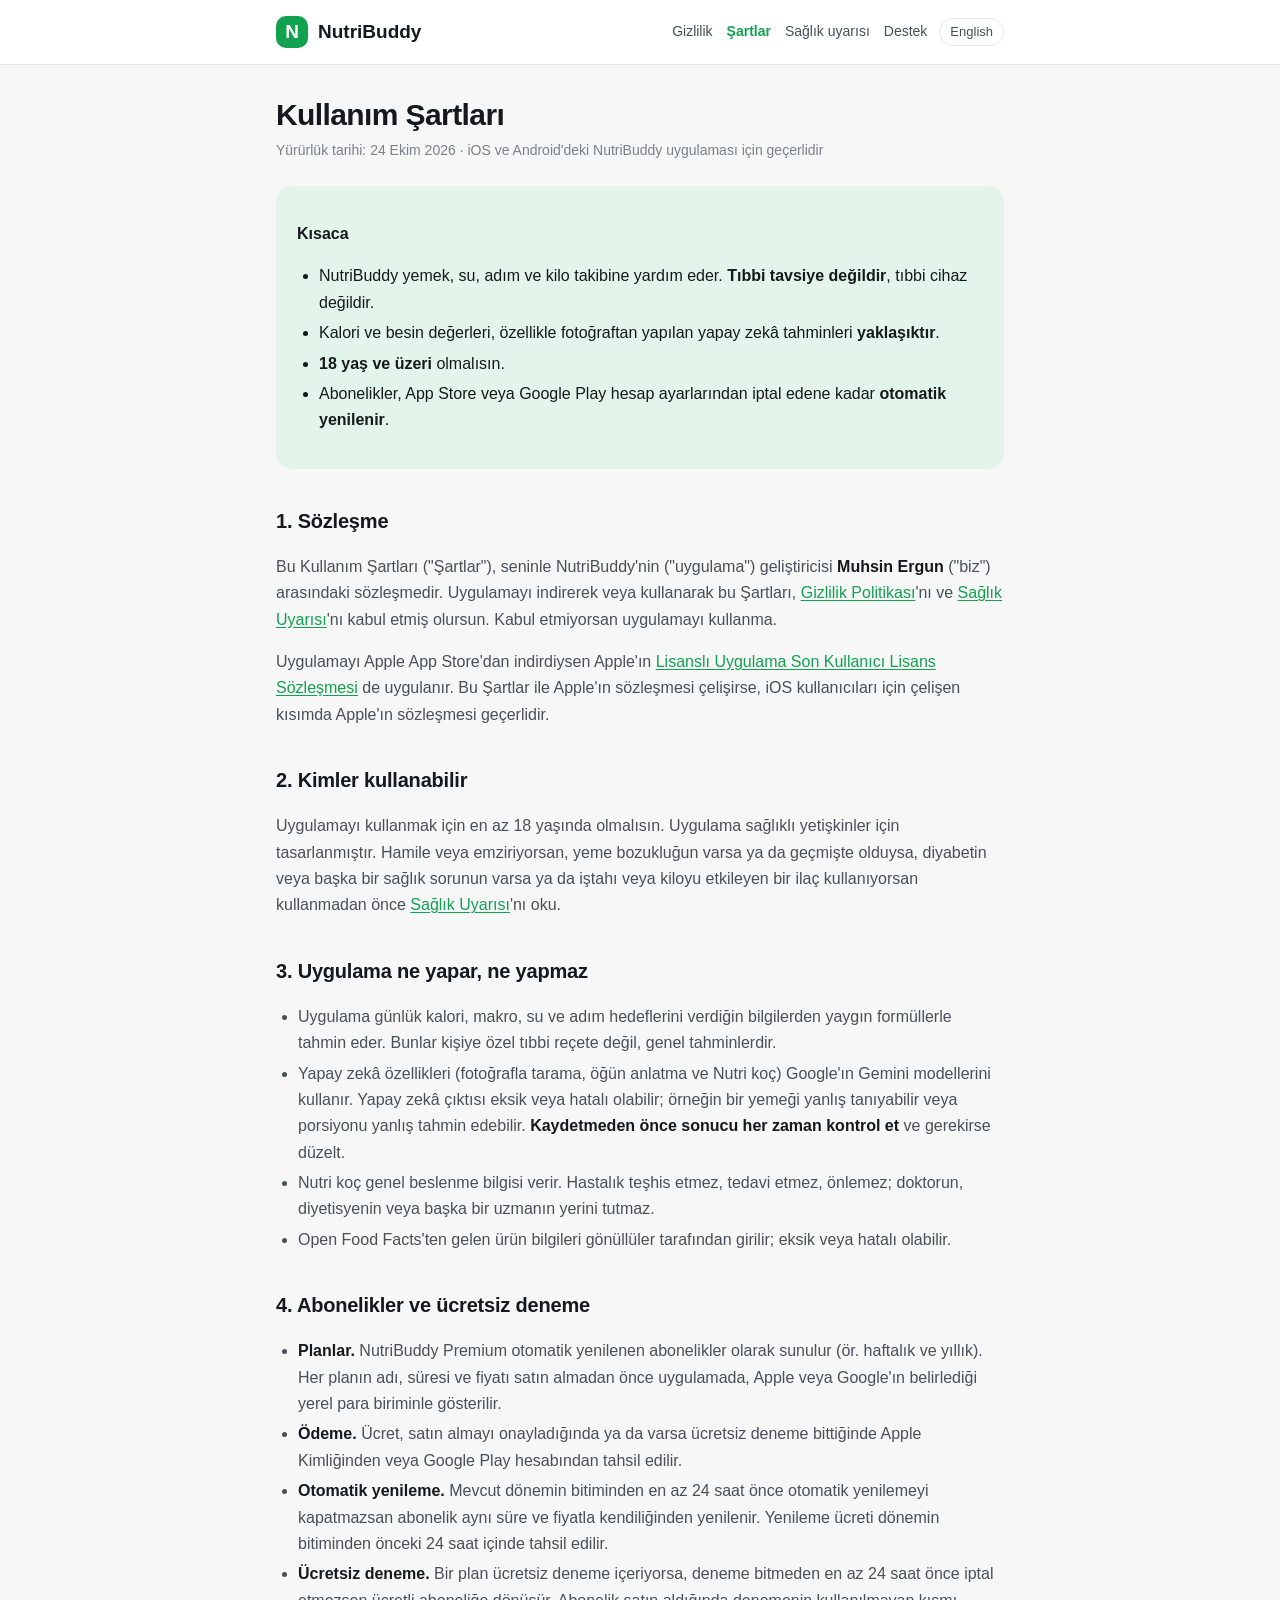
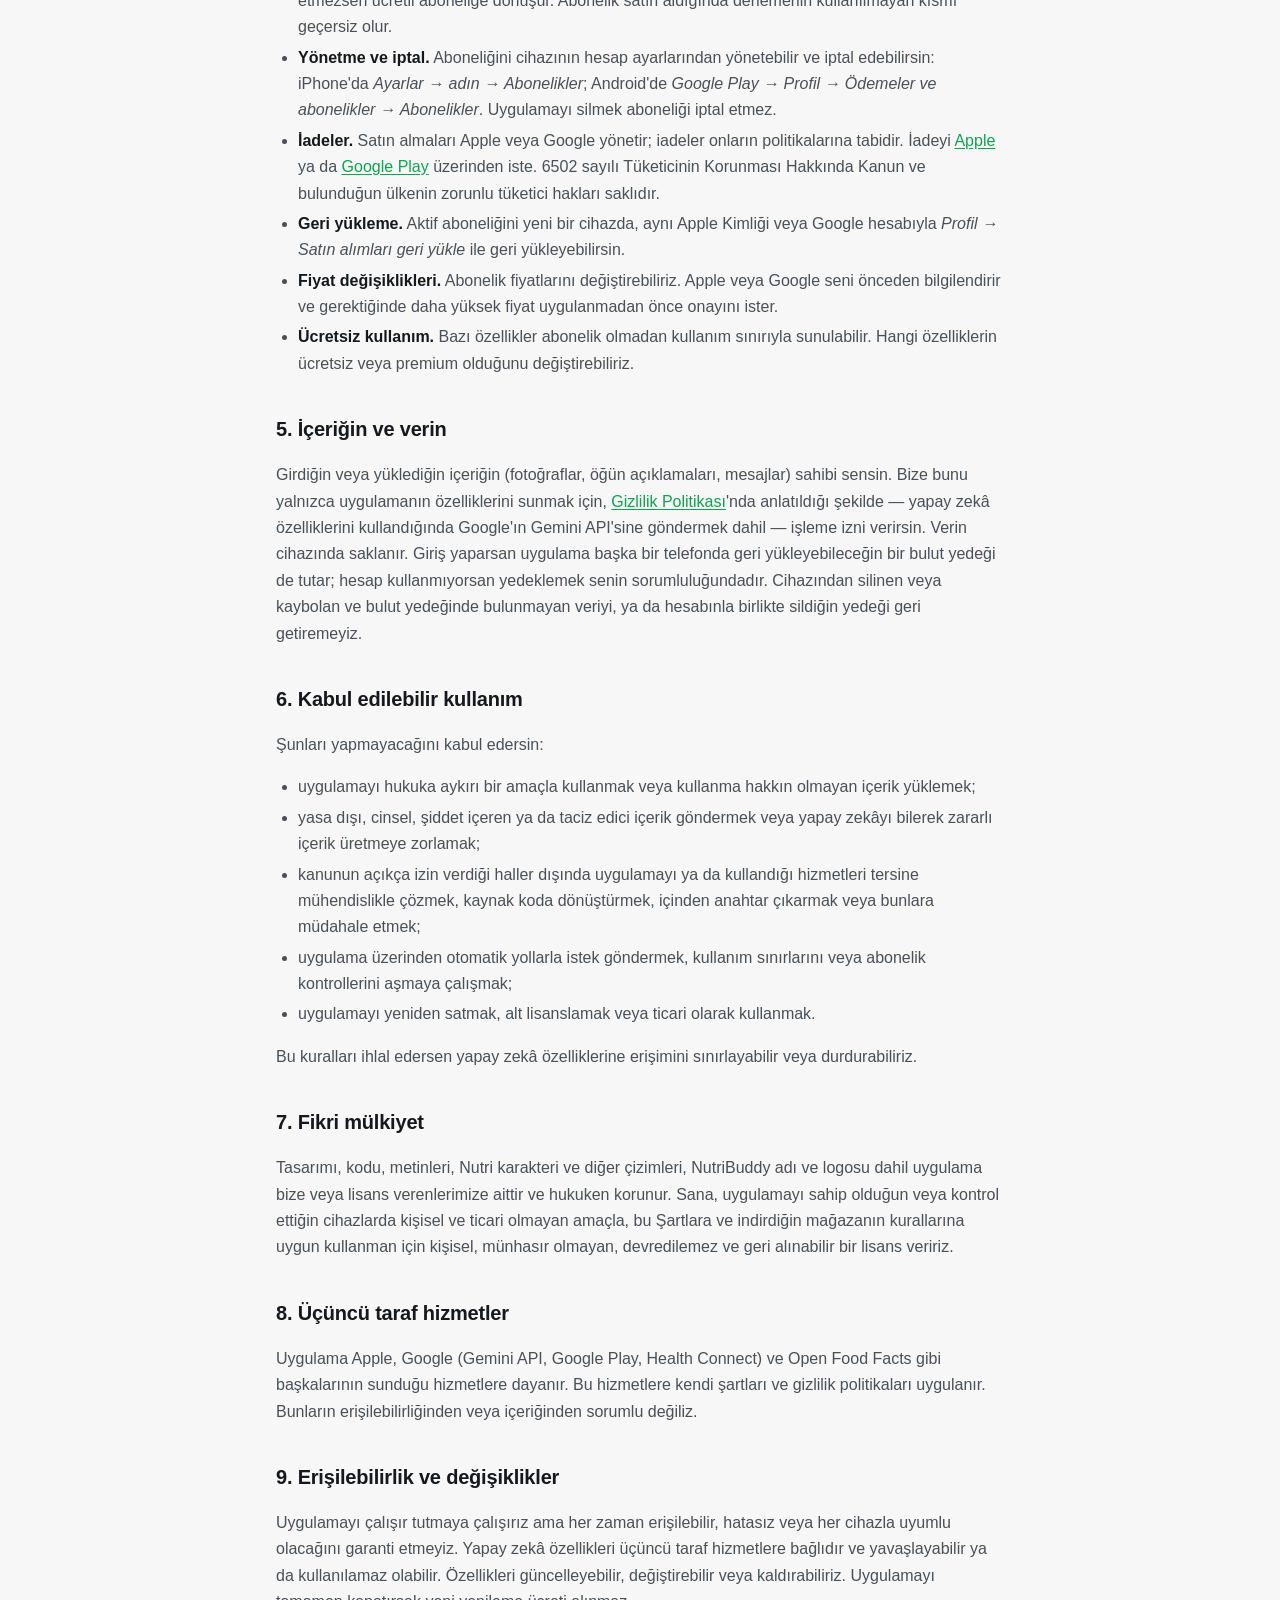
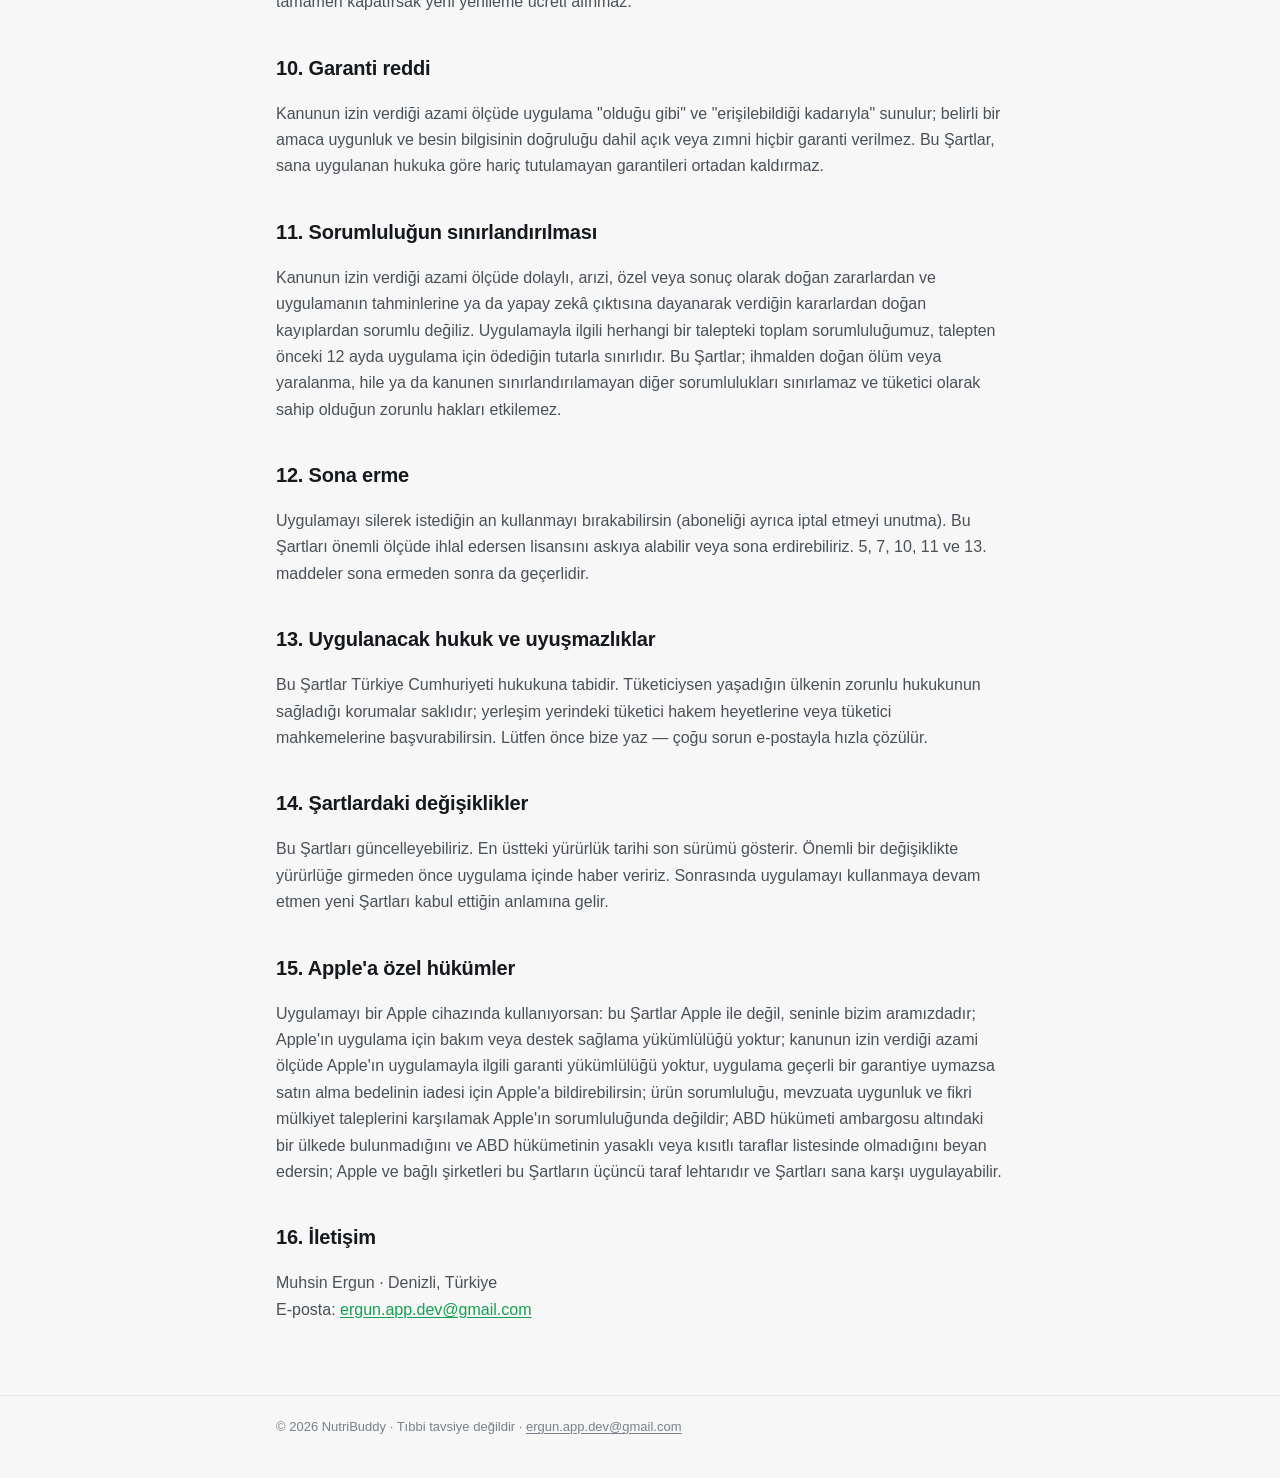
<file: tr/kullanim-sartlari.html>
<!doctype html>
<html lang="tr">
<head>
<meta charset="utf-8">
<meta name="viewport" content="width=device-width, initial-scale=1">
<title>Kullanım Şartları · NutriBuddy</title>
<meta name="description" content="NutriBuddy — Kullanım Şartları">
<link rel="stylesheet" href="../style.css">
</head>
<body>
<header class="top"><div class="wrap">
  <a class="brand" href="index.html"><span class="badge">N</span>NutriBuddy</a>
  <nav class="links"><a href="gizlilik.html">Gizlilik</a><a href="kullanim-sartlari.html" aria-current="page">Şartlar</a><a href="saglik-uyarisi.html">Sağlık uyarısı</a><a href="destek.html">Destek</a></nav>
  <a class="lang" href="../terms.html" hreflang="en">English</a>
</div></header>
<main><div class="wrap">
<h1>Kullanım Şartları</h1>
<p class="meta">Yürürlük tarihi: 24 Ekim 2026 · iOS ve Android'deki NutriBuddy uygulaması için geçerlidir</p>

<div class="card summary">
  <p><strong>Kısaca</strong></p>
  <ul>
    <li>NutriBuddy yemek, su, adım ve kilo takibine yardım eder. <strong>Tıbbi tavsiye değildir</strong>, tıbbi cihaz değildir.</li>
    <li>Kalori ve besin değerleri, özellikle fotoğraftan yapılan yapay zekâ tahminleri <strong>yaklaşıktır</strong>.</li>
    <li><strong>18 yaş ve üzeri</strong> olmalısın.</li>
    <li>Abonelikler, App Store veya Google Play hesap ayarlarından iptal edene kadar <strong>otomatik yenilenir</strong>.</li>
  </ul>
</div>

<h2>1. Sözleşme</h2>
<p>Bu Kullanım Şartları ("Şartlar"), seninle NutriBuddy'nin ("uygulama") geliştiricisi <strong>Muhsin Ergun</strong> ("biz") arasındaki sözleşmedir. Uygulamayı indirerek veya kullanarak bu Şartları, <a href="gizlilik.html">Gizlilik Politikası</a>'nı ve <a href="saglik-uyarisi.html">Sağlık Uyarısı</a>'nı kabul etmiş olursun. Kabul etmiyorsan uygulamayı kullanma.</p>
<p>Uygulamayı Apple App Store'dan indirdiysen Apple'ın <a href="https://www.apple.com/legal/internet-services/itunes/dev/stdeula/" rel="noopener">Lisanslı Uygulama Son Kullanıcı Lisans Sözleşmesi</a> de uygulanır. Bu Şartlar ile Apple'ın sözleşmesi çelişirse, iOS kullanıcıları için çelişen kısımda Apple'ın sözleşmesi geçerlidir.</p>

<h2>2. Kimler kullanabilir</h2>
<p>Uygulamayı kullanmak için en az 18 yaşında olmalısın. Uygulama sağlıklı yetişkinler için tasarlanmıştır. Hamile veya emziriyorsan, yeme bozukluğun varsa ya da geçmişte olduysa, diyabetin veya başka bir sağlık sorunun varsa ya da iştahı veya kiloyu etkileyen bir ilaç kullanıyorsan kullanmadan önce <a href="saglik-uyarisi.html">Sağlık Uyarısı</a>'nı oku.</p>

<h2>3. Uygulama ne yapar, ne yapmaz</h2>
<ul>
  <li>Uygulama günlük kalori, makro, su ve adım hedeflerini verdiğin bilgilerden yaygın formüllerle tahmin eder. Bunlar kişiye özel tıbbi reçete değil, genel tahminlerdir.</li>
  <li>Yapay zekâ özellikleri (fotoğrafla tarama, öğün anlatma ve Nutri koç) Google'ın Gemini modellerini kullanır. Yapay zekâ çıktısı eksik veya hatalı olabilir; örneğin bir yemeği yanlış tanıyabilir veya porsiyonu yanlış tahmin edebilir. <strong>Kaydetmeden önce sonucu her zaman kontrol et</strong> ve gerekirse düzelt.</li>
  <li>Nutri koç genel beslenme bilgisi verir. Hastalık teşhis etmez, tedavi etmez, önlemez; doktorun, diyetisyenin veya başka bir uzmanın yerini tutmaz.</li>
  <li>Open Food Facts'ten gelen ürün bilgileri gönüllüler tarafından girilir; eksik veya hatalı olabilir.</li>
</ul>

<h2>4. Abonelikler ve ücretsiz deneme</h2>
<ul>
  <li><strong>Planlar.</strong> NutriBuddy Premium otomatik yenilenen abonelikler olarak sunulur (ör. haftalık ve yıllık). Her planın adı, süresi ve fiyatı satın almadan önce uygulamada, Apple veya Google'ın belirlediği yerel para biriminle gösterilir.</li>
  <li><strong>Ödeme.</strong> Ücret, satın almayı onayladığında ya da varsa ücretsiz deneme bittiğinde Apple Kimliğinden veya Google Play hesabından tahsil edilir.</li>
  <li><strong>Otomatik yenileme.</strong> Mevcut dönemin bitiminden en az 24 saat önce otomatik yenilemeyi kapatmazsan abonelik aynı süre ve fiyatla kendiliğinden yenilenir. Yenileme ücreti dönemin bitiminden önceki 24 saat içinde tahsil edilir.</li>
  <li><strong>Ücretsiz deneme.</strong> Bir plan ücretsiz deneme içeriyorsa, deneme bitmeden en az 24 saat önce iptal etmezsen ücretli aboneliğe dönüşür. Abonelik satın aldığında denemenin kullanılmayan kısmı geçersiz olur.</li>
  <li><strong>Yönetme ve iptal.</strong> Aboneliğini cihazının hesap ayarlarından yönetebilir ve iptal edebilirsin: iPhone'da <em>Ayarlar → adın → Abonelikler</em>; Android'de <em>Google Play → Profil → Ödemeler ve abonelikler → Abonelikler</em>. Uygulamayı silmek aboneliği iptal etmez.</li>
  <li><strong>İadeler.</strong> Satın almaları Apple veya Google yönetir; iadeler onların politikalarına tabidir. İadeyi <a href="https://reportaproblem.apple.com" rel="noopener">Apple</a> ya da <a href="https://support.google.com/googleplay/answer/2479637?hl=tr" rel="noopener">Google Play</a> üzerinden iste. 6502 sayılı Tüketicinin Korunması Hakkında Kanun ve bulunduğun ülkenin zorunlu tüketici hakları saklıdır.</li>
  <li><strong>Geri yükleme.</strong> Aktif aboneliğini yeni bir cihazda, aynı Apple Kimliği veya Google hesabıyla <em>Profil → Satın alımları geri yükle</em> ile geri yükleyebilirsin.</li>
  <li><strong>Fiyat değişiklikleri.</strong> Abonelik fiyatlarını değiştirebiliriz. Apple veya Google seni önceden bilgilendirir ve gerektiğinde daha yüksek fiyat uygulanmadan önce onayını ister.</li>
  <li><strong>Ücretsiz kullanım.</strong> Bazı özellikler abonelik olmadan kullanım sınırıyla sunulabilir. Hangi özelliklerin ücretsiz veya premium olduğunu değiştirebiliriz.</li>
</ul>

<h2>5. İçeriğin ve verin</h2>
<p>Girdiğin veya yüklediğin içeriğin (fotoğraflar, öğün açıklamaları, mesajlar) sahibi sensin. Bize bunu yalnızca uygulamanın özelliklerini sunmak için, <a href="gizlilik.html">Gizlilik Politikası</a>'nda anlatıldığı şekilde — yapay zekâ özelliklerini kullandığında Google'ın Gemini API'sine göndermek dahil — işleme izni verirsin. Verin cihazında saklanır. Giriş yaparsan uygulama başka bir telefonda geri yükleyebileceğin bir bulut yedeği de tutar; hesap kullanmıyorsan yedeklemek senin sorumluluğundadır. Cihazından silinen veya kaybolan ve bulut yedeğinde bulunmayan veriyi, ya da hesabınla birlikte sildiğin yedeği geri getiremeyiz.</p>

<h2>6. Kabul edilebilir kullanım</h2>
<p>Şunları yapmayacağını kabul edersin:</p>
<ul>
  <li>uygulamayı hukuka aykırı bir amaçla kullanmak veya kullanma hakkın olmayan içerik yüklemek;</li>
  <li>yasa dışı, cinsel, şiddet içeren ya da taciz edici içerik göndermek veya yapay zekâyı bilerek zararlı içerik üretmeye zorlamak;</li>
  <li>kanunun açıkça izin verdiği haller dışında uygulamayı ya da kullandığı hizmetleri tersine mühendislikle çözmek, kaynak koda dönüştürmek, içinden anahtar çıkarmak veya bunlara müdahale etmek;</li>
  <li>uygulama üzerinden otomatik yollarla istek göndermek, kullanım sınırlarını veya abonelik kontrollerini aşmaya çalışmak;</li>
  <li>uygulamayı yeniden satmak, alt lisanslamak veya ticari olarak kullanmak.</li>
</ul>
<p>Bu kuralları ihlal edersen yapay zekâ özelliklerine erişimini sınırlayabilir veya durdurabiliriz.</p>

<h2>7. Fikri mülkiyet</h2>
<p>Tasarımı, kodu, metinleri, Nutri karakteri ve diğer çizimleri, NutriBuddy adı ve logosu dahil uygulama bize veya lisans verenlerimize aittir ve hukuken korunur. Sana, uygulamayı sahip olduğun veya kontrol ettiğin cihazlarda kişisel ve ticari olmayan amaçla, bu Şartlara ve indirdiğin mağazanın kurallarına uygun kullanman için kişisel, münhasır olmayan, devredilemez ve geri alınabilir bir lisans veririz.</p>

<h2>8. Üçüncü taraf hizmetler</h2>
<p>Uygulama Apple, Google (Gemini API, Google Play, Health Connect) ve Open Food Facts gibi başkalarının sunduğu hizmetlere dayanır. Bu hizmetlere kendi şartları ve gizlilik politikaları uygulanır. Bunların erişilebilirliğinden veya içeriğinden sorumlu değiliz.</p>

<h2>9. Erişilebilirlik ve değişiklikler</h2>
<p>Uygulamayı çalışır tutmaya çalışırız ama her zaman erişilebilir, hatasız veya her cihazla uyumlu olacağını garanti etmeyiz. Yapay zekâ özellikleri üçüncü taraf hizmetlere bağlıdır ve yavaşlayabilir ya da kullanılamaz olabilir. Özellikleri güncelleyebilir, değiştirebilir veya kaldırabiliriz. Uygulamayı tamamen kapatırsak yeni yenileme ücreti alınmaz.</p>

<h2>10. Garanti reddi</h2>
<p>Kanunun izin verdiği azami ölçüde uygulama "olduğu gibi" ve "erişilebildiği kadarıyla" sunulur; belirli bir amaca uygunluk ve besin bilgisinin doğruluğu dahil açık veya zımni hiçbir garanti verilmez. Bu Şartlar, sana uygulanan hukuka göre hariç tutulamayan garantileri ortadan kaldırmaz.</p>

<h2>11. Sorumluluğun sınırlandırılması</h2>
<p>Kanunun izin verdiği azami ölçüde dolaylı, arızi, özel veya sonuç olarak doğan zararlardan ve uygulamanın tahminlerine ya da yapay zekâ çıktısına dayanarak verdiğin kararlardan doğan kayıplardan sorumlu değiliz. Uygulamayla ilgili herhangi bir talepteki toplam sorumluluğumuz, talepten önceki 12 ayda uygulama için ödediğin tutarla sınırlıdır. Bu Şartlar; ihmalden doğan ölüm veya yaralanma, hile ya da kanunen sınırlandırılamayan diğer sorumlulukları sınırlamaz ve tüketici olarak sahip olduğun zorunlu hakları etkilemez.</p>

<h2>12. Sona erme</h2>
<p>Uygulamayı silerek istediğin an kullanmayı bırakabilirsin (aboneliği ayrıca iptal etmeyi unutma). Bu Şartları önemli ölçüde ihlal edersen lisansını askıya alabilir veya sona erdirebiliriz. 5, 7, 10, 11 ve 13. maddeler sona ermeden sonra da geçerlidir.</p>

<h2>13. Uygulanacak hukuk ve uyuşmazlıklar</h2>
<p>Bu Şartlar Türkiye Cumhuriyeti hukukuna tabidir. Tüketiciysen yaşadığın ülkenin zorunlu hukukunun sağladığı korumalar saklıdır; yerleşim yerindeki tüketici hakem heyetlerine veya tüketici mahkemelerine başvurabilirsin. Lütfen önce bize yaz — çoğu sorun e-postayla hızla çözülür.</p>

<h2>14. Şartlardaki değişiklikler</h2>
<p>Bu Şartları güncelleyebiliriz. En üstteki yürürlük tarihi son sürümü gösterir. Önemli bir değişiklikte yürürlüğe girmeden önce uygulama içinde haber veririz. Sonrasında uygulamayı kullanmaya devam etmen yeni Şartları kabul ettiğin anlamına gelir.</p>

<h2>15. Apple'a özel hükümler</h2>
<p>Uygulamayı bir Apple cihazında kullanıyorsan: bu Şartlar Apple ile değil, seninle bizim aramızdadır; Apple'ın uygulama için bakım veya destek sağlama yükümlülüğü yoktur; kanunun izin verdiği azami ölçüde Apple'ın uygulamayla ilgili garanti yükümlülüğü yoktur, uygulama geçerli bir garantiye uymazsa satın alma bedelinin iadesi için Apple'a bildirebilirsin; ürün sorumluluğu, mevzuata uygunluk ve fikri mülkiyet taleplerini karşılamak Apple'ın sorumluluğunda değildir; ABD hükümeti ambargosu altındaki bir ülkede bulunmadığını ve ABD hükümetinin yasaklı veya kısıtlı taraflar listesinde olmadığını beyan edersin; Apple ve bağlı şirketleri bu Şartların üçüncü taraf lehtarıdır ve Şartları sana karşı uygulayabilir.</p>

<h2>16. İletişim</h2>
<p>Muhsin Ergun · Denizli, Türkiye<br>E-posta: <a href="mailto:ergun.app.dev@gmail.com">ergun.app.dev@gmail.com</a></p>
</div></main>
<footer><div class="wrap">© 2026 NutriBuddy · Tıbbi tavsiye değildir · <a href="mailto:ergun.app.dev@gmail.com">ergun.app.dev@gmail.com</a></div></footer>
</body>
</html>
</file>
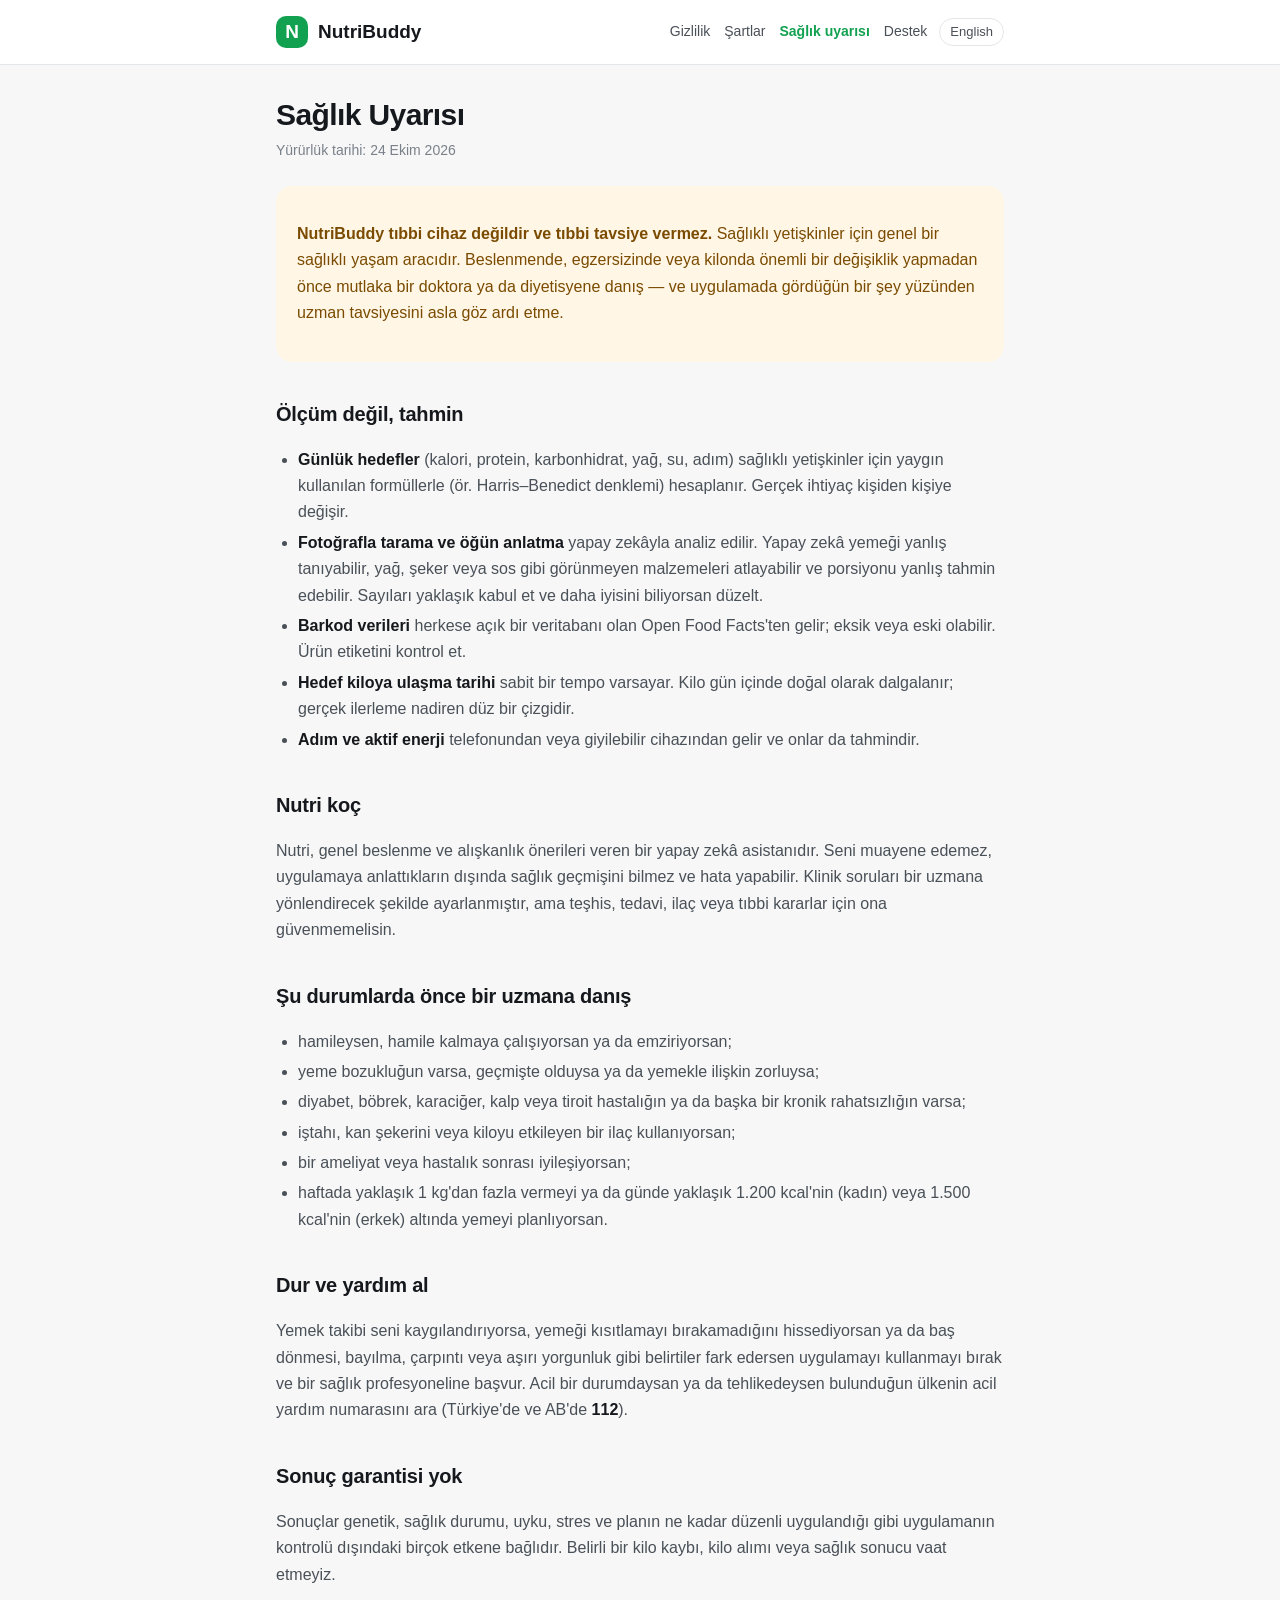
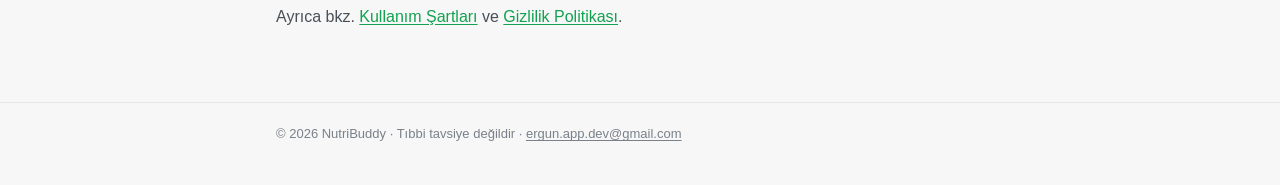
<file: tr/saglik-uyarisi.html>
<!doctype html>
<html lang="tr">
<head>
<meta charset="utf-8">
<meta name="viewport" content="width=device-width, initial-scale=1">
<title>Sağlık Uyarısı · NutriBuddy</title>
<meta name="description" content="NutriBuddy — Sağlık Uyarısı">
<link rel="stylesheet" href="../style.css">
</head>
<body>
<header class="top"><div class="wrap">
  <a class="brand" href="index.html"><span class="badge">N</span>NutriBuddy</a>
  <nav class="links"><a href="gizlilik.html">Gizlilik</a><a href="kullanim-sartlari.html">Şartlar</a><a href="saglik-uyarisi.html" aria-current="page">Sağlık uyarısı</a><a href="destek.html">Destek</a></nav>
  <a class="lang" href="../disclaimer.html" hreflang="en">English</a>
</div></header>
<main><div class="wrap">
<h1>Sağlık Uyarısı</h1>
<p class="meta">Yürürlük tarihi: 24 Ekim 2026</p>

<div class="card warn">
  <p><strong>NutriBuddy tıbbi cihaz değildir ve tıbbi tavsiye vermez.</strong> Sağlıklı yetişkinler için genel bir sağlıklı yaşam aracıdır. Beslenmende, egzersizinde veya kilonda önemli bir değişiklik yapmadan önce mutlaka bir doktora ya da diyetisyene danış — ve uygulamada gördüğün bir şey yüzünden uzman tavsiyesini asla göz ardı etme.</p>
</div>

<h2>Ölçüm değil, tahmin</h2>
<ul>
  <li><strong>Günlük hedefler</strong> (kalori, protein, karbonhidrat, yağ, su, adım) sağlıklı yetişkinler için yaygın kullanılan formüllerle (ör. Harris–Benedict denklemi) hesaplanır. Gerçek ihtiyaç kişiden kişiye değişir.</li>
  <li><strong>Fotoğrafla tarama ve öğün anlatma</strong> yapay zekâyla analiz edilir. Yapay zekâ yemeği yanlış tanıyabilir, yağ, şeker veya sos gibi görünmeyen malzemeleri atlayabilir ve porsiyonu yanlış tahmin edebilir. Sayıları yaklaşık kabul et ve daha iyisini biliyorsan düzelt.</li>
  <li><strong>Barkod verileri</strong> herkese açık bir veritabanı olan Open Food Facts'ten gelir; eksik veya eski olabilir. Ürün etiketini kontrol et.</li>
  <li><strong>Hedef kiloya ulaşma tarihi</strong> sabit bir tempo varsayar. Kilo gün içinde doğal olarak dalgalanır; gerçek ilerleme nadiren düz bir çizgidir.</li>
  <li><strong>Adım ve aktif enerji</strong> telefonundan veya giyilebilir cihazından gelir ve onlar da tahmindir.</li>
</ul>

<h2>Nutri koç</h2>
<p>Nutri, genel beslenme ve alışkanlık önerileri veren bir yapay zekâ asistanıdır. Seni muayene edemez, uygulamaya anlattıkların dışında sağlık geçmişini bilmez ve hata yapabilir. Klinik soruları bir uzmana yönlendirecek şekilde ayarlanmıştır, ama teşhis, tedavi, ilaç veya tıbbi kararlar için ona güvenmemelisin.</p>

<h2>Şu durumlarda önce bir uzmana danış</h2>
<ul>
  <li>hamileysen, hamile kalmaya çalışıyorsan ya da emziriyorsan;</li>
  <li>yeme bozukluğun varsa, geçmişte olduysa ya da yemekle ilişkin zorluysa;</li>
  <li>diyabet, böbrek, karaciğer, kalp veya tiroit hastalığın ya da başka bir kronik rahatsızlığın varsa;</li>
  <li>iştahı, kan şekerini veya kiloyu etkileyen bir ilaç kullanıyorsan;</li>
  <li>bir ameliyat veya hastalık sonrası iyileşiyorsan;</li>
  <li>haftada yaklaşık 1 kg'dan fazla vermeyi ya da günde yaklaşık 1.200 kcal'nin (kadın) veya 1.500 kcal'nin (erkek) altında yemeyi planlıyorsan.</li>
</ul>

<h2>Dur ve yardım al</h2>
<p>Yemek takibi seni kaygılandırıyorsa, yemeği kısıtlamayı bırakamadığını hissediyorsan ya da baş dönmesi, bayılma, çarpıntı veya aşırı yorgunluk gibi belirtiler fark edersen uygulamayı kullanmayı bırak ve bir sağlık profesyoneline başvur. Acil bir durumdaysan ya da tehlikedeysen bulunduğun ülkenin acil yardım numarasını ara (Türkiye'de ve AB'de <strong>112</strong>).</p>

<h2>Sonuç garantisi yok</h2>
<p>Sonuçlar genetik, sağlık durumu, uyku, stres ve planın ne kadar düzenli uygulandığı gibi uygulamanın kontrolü dışındaki birçok etkene bağlıdır. Belirli bir kilo kaybı, kilo alımı veya sağlık sonucu vaat etmeyiz.</p>

<p>Ayrıca bkz. <a href="kullanim-sartlari.html">Kullanım Şartları</a> ve <a href="gizlilik.html">Gizlilik Politikası</a>.</p>
</div></main>
<footer><div class="wrap">© 2026 NutriBuddy · Tıbbi tavsiye değildir · <a href="mailto:ergun.app.dev@gmail.com">ergun.app.dev@gmail.com</a></div></footer>
</body>
</html>
</file>
<file: style.css>
:root {
  --bg: #f6f7f6;
  --surface: #ffffff;
  --ink: #15181c;
  --ink-soft: #4a5058;
  --muted: #7a818a;
  --line: #e4e7ea;
  --accent: #12a150;
  --accent-tint: #e3f5ea;
  --warn-bg: #fff6e5;
  --warn-ink: #7a4b00;
}
@media (prefers-color-scheme: dark) {
  :root {
    --bg: #0f1113;
    --surface: #171a1d;
    --ink: #eef0f2;
    --ink-soft: #c2c7cd;
    --muted: #8b929a;
    --line: #2a2f34;
    --accent: #2fbf6c;
    --accent-tint: #13281c;
    --warn-bg: #2a2110;
    --warn-ink: #f2c46b;
  }
}
* { box-sizing: border-box; }
html { -webkit-text-size-adjust: 100%; }
body {
  margin: 0;
  background: var(--bg);
  color: var(--ink);
  font: 16px/1.65 "Plus Jakarta Sans", -apple-system, BlinkMacSystemFont, "Segoe UI", Roboto, sans-serif;
}
a { color: var(--accent); text-underline-offset: 2px; }
.wrap { max-width: 760px; margin: 0 auto; padding: 0 16px; }
header.top {
  border-bottom: 1px solid var(--line);
  background: var(--surface);
}
header.top .wrap {
  display: flex; align-items: center; gap: 12px;
  min-height: 64px; flex-wrap: wrap;
}
.brand { display: flex; align-items: center; gap: 10px; text-decoration: none; color: var(--ink); font-weight: 800; font-size: 19px; }
.brand .badge {
  width: 32px; height: 32px; border-radius: 10px; background: var(--accent);
  color: #fff; display: grid; place-items: center; font-weight: 800;
}
nav.links { margin-left: auto; display: flex; gap: 14px; flex-wrap: wrap; font-size: 14px; }
nav.links a { color: var(--ink-soft); text-decoration: none; }
nav.links a[aria-current="page"] { color: var(--accent); font-weight: 700; }
.lang { font-size: 13px; border: 1px solid var(--line); border-radius: 999px; padding: 2px 10px; text-decoration: none; color: var(--ink-soft); }
main { padding: 32px 0 56px; }
h1 { font-size: 30px; line-height: 1.2; margin: 0 0 6px; letter-spacing: -0.02em; }
.meta { color: var(--muted); font-size: 14px; margin: 0 0 24px; }
h2 { font-size: 20px; margin: 36px 0 8px; letter-spacing: -0.01em; }
h3 { font-size: 16px; margin: 22px 0 6px; }
p, li { color: var(--ink-soft); }
ul, ol { padding-left: 22px; }
li { margin: 4px 0; }
strong { color: var(--ink); }
.card {
  background: var(--surface); border: 1px solid var(--line); border-radius: 16px;
  padding: 18px 20px; margin: 18px 0;
}
.summary { background: var(--accent-tint); border-color: transparent; }
.summary p, .summary li { color: var(--ink); }
.warn { background: var(--warn-bg); border-color: transparent; }
.warn p, .warn li, .warn strong { color: var(--warn-ink); }
.table { width: 100%; border-collapse: collapse; font-size: 14px; margin: 12px 0; display: block; overflow-x: auto; }
.table th, .table td { text-align: left; vertical-align: top; padding: 10px 12px; border-bottom: 1px solid var(--line); }
.table th { color: var(--ink); font-weight: 700; white-space: nowrap; }
.table td { color: var(--ink-soft); min-width: 140px; }
.grid { display: grid; grid-template-columns: repeat(auto-fit, minmax(200px, 1fr)); gap: 12px; }
.grid a.card { display: block; text-decoration: none; margin: 0; }
.grid a.card strong { display: block; margin-bottom: 4px; }
.grid a.card span { color: var(--ink-soft); font-size: 14px; }
footer { border-top: 1px solid var(--line); color: var(--muted); font-size: 13px; padding: 20px 0 40px; }
footer a { color: var(--muted); }
@media (max-width: 520px) {
  h1 { font-size: 25px; }
  nav.links { margin-left: 0; width: 100%; padding-bottom: 10px; }
}
</file>
